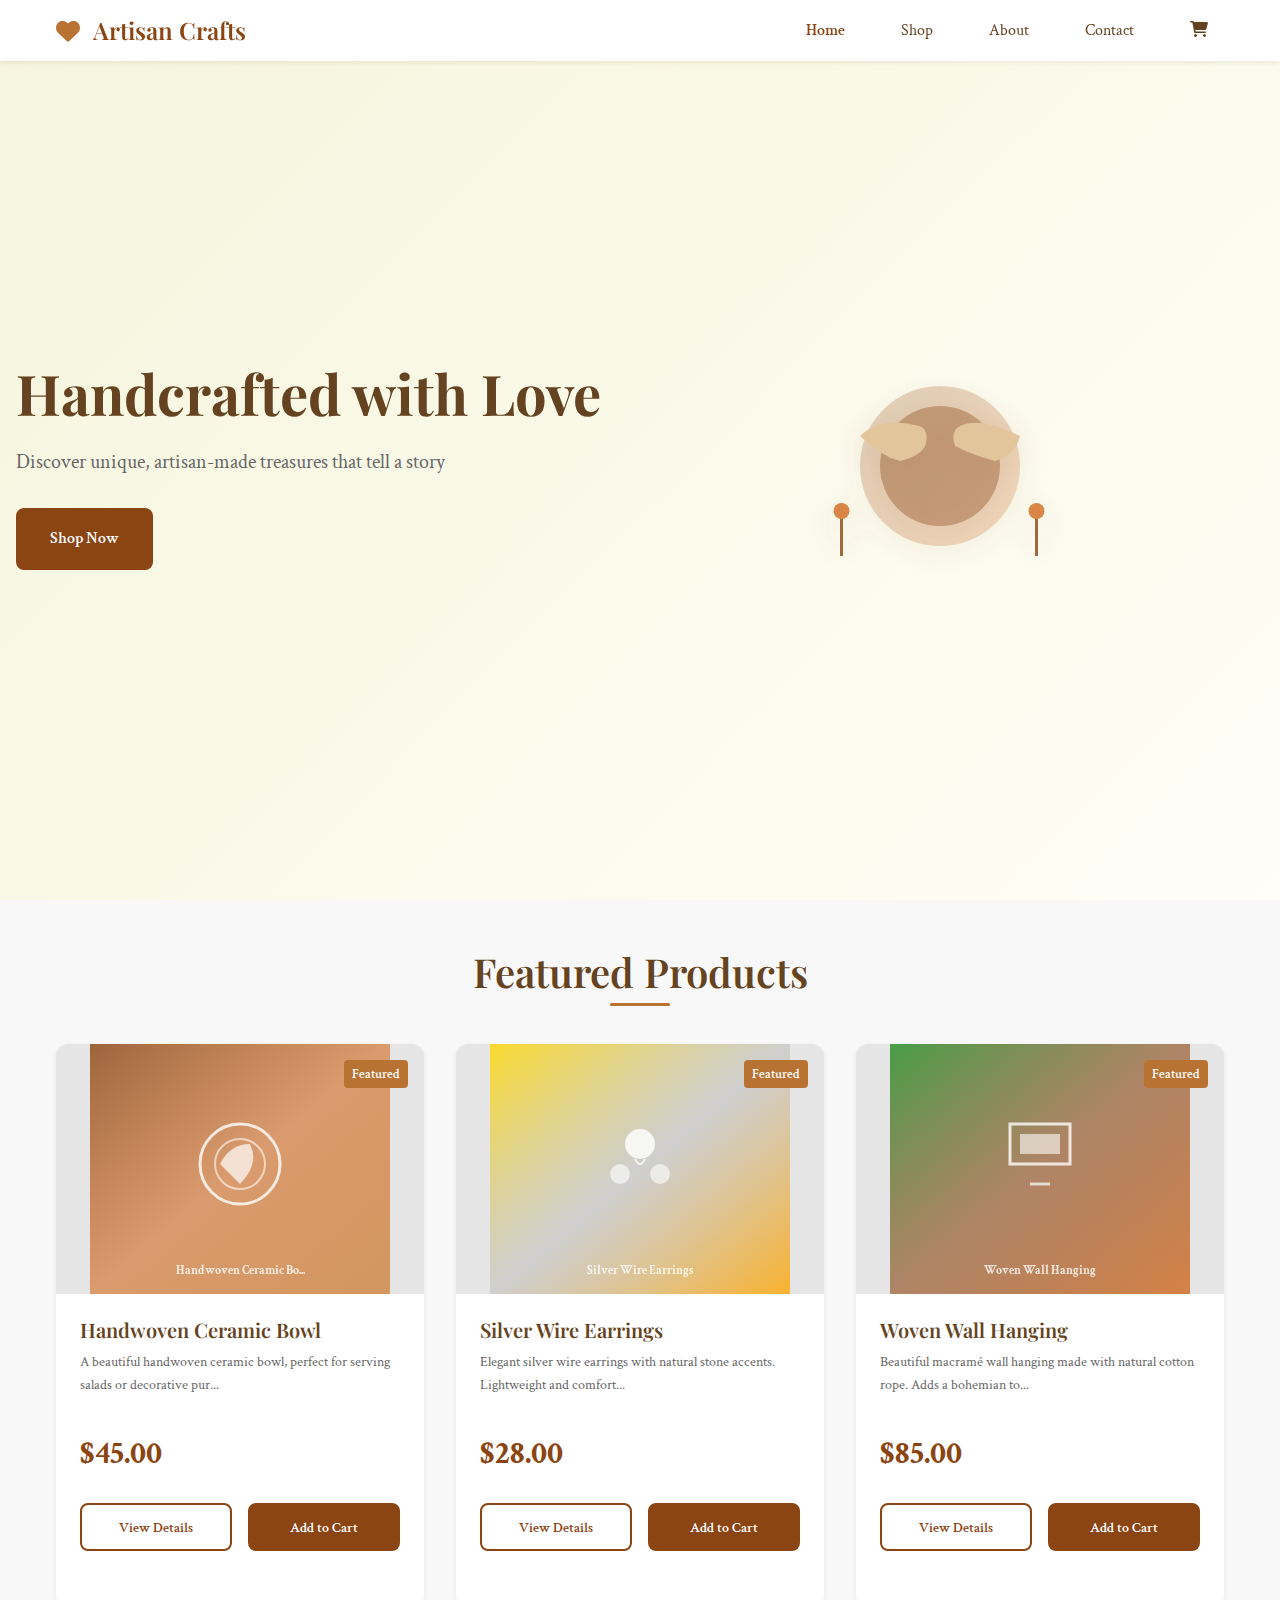
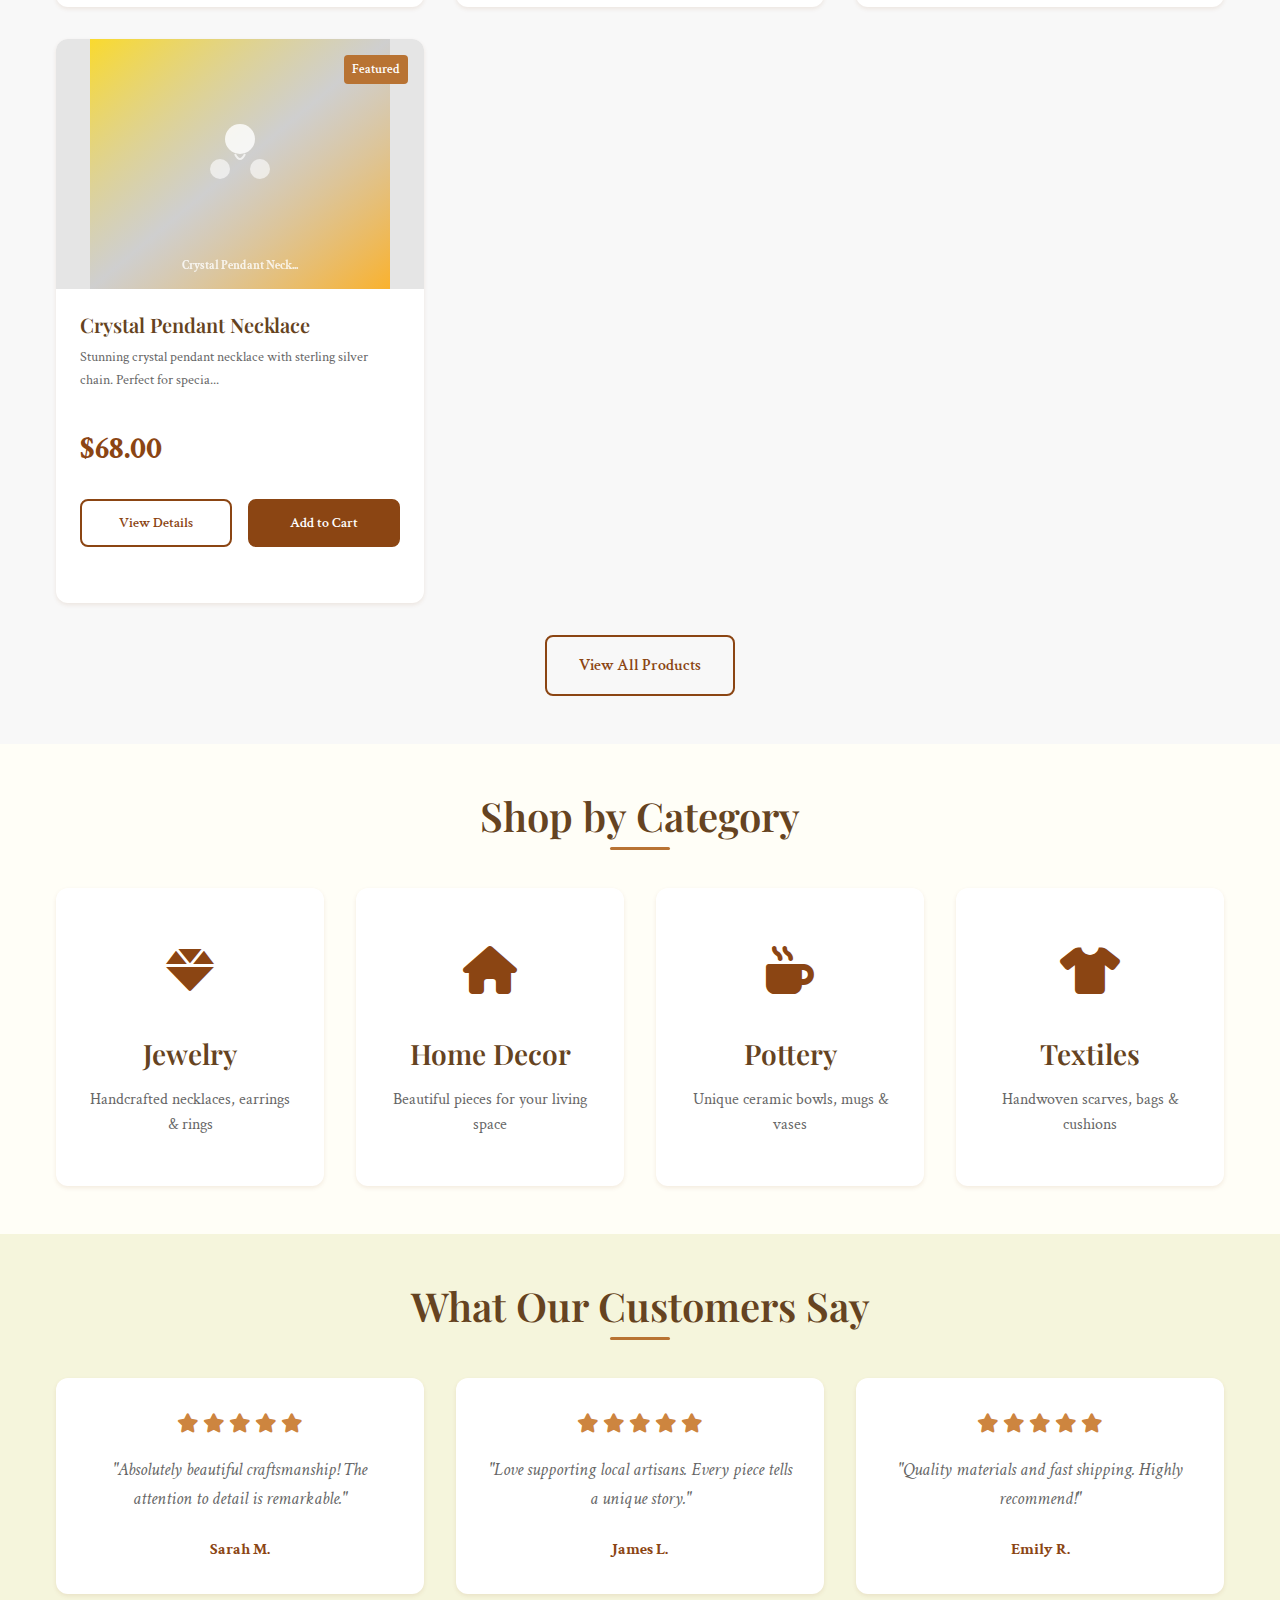
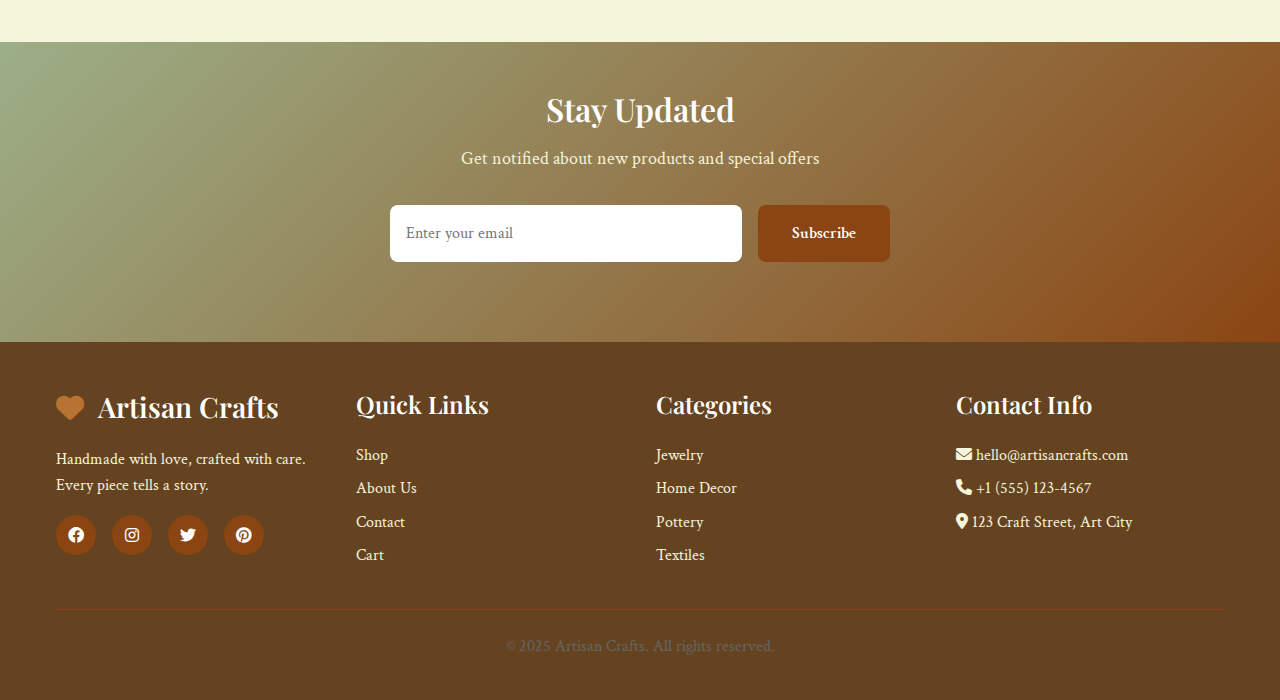
<file: index.html>
<!DOCTYPE html>
<html lang="en">
<head>
    <meta charset="UTF-8">
    <meta name="viewport" content="width=device-width, initial-scale=1.0">
    <title>Artisan Crafts - Handmade with Love</title>
    <meta name="description" content="Discover unique handmade crafts, jewelry, and home decor items crafted with love and attention to detail.">
    <link rel="stylesheet" href="style.css">
    <link href="https://cdnjs.cloudflare.com/ajax/libs/font-awesome/6.0.0/css/all.min.css" rel="stylesheet">
    <link href="https://fonts.googleapis.com/css2?family=Crimson+Text:wght@400;600&family=Playfair+Display:wght@400;700&display=swap" rel="stylesheet">
</head>
<body>
    <!-- Navigation -->
    <nav class="navbar">
        <div class="nav-container">
            <div class="nav-logo">
                <h2><i class="fas fa-heart"></i> Artisan Crafts</h2>
            </div>
            <ul class="nav-menu">
                <li><a href="index.html" class="nav-link active">Home</a></li>
                <li><a href="shop.html" class="nav-link">Shop</a></li>
                <li><a href="about.html" class="nav-link">About</a></li>
                <li><a href="contact.html" class="nav-link">Contact</a></li>
                <li><a href="cart.html" class="nav-link cart-link">
                    <i class="fas fa-shopping-cart"></i>
                    <span class="cart-count">0</span>
                </a></li>
            </ul>
            <div class="hamburger">
                <span class="bar"></span>
                <span class="bar"></span>
                <span class="bar"></span>
            </div>
        </div>
    </nav>

    <!-- Hero Section -->
    <section class="hero">
        <div class="hero-content">
            <h1 class="hero-title">Handcrafted with Love</h1>
            <p class="hero-subtitle">Discover unique, artisan-made treasures that tell a story</p>
            <a href="shop.html" class="btn btn-primary">Shop Now</a>
        </div>
        <div class="hero-image">
            <svg width="400" height="300" viewBox="0 0 400 300" xmlns="http://www.w3.org/2000/svg">
                <defs>
                    <linearGradient id="craftGradient" x1="0%" y1="0%" x2="100%" y2="100%">
                        <stop offset="0%" style="stop-color:#8B4513;stop-opacity:1" />
                        <stop offset="100%" style="stop-color:#D2691E;stop-opacity:1" />
                    </linearGradient>
                </defs>
                <!-- Pottery wheel -->
                <circle cx="200" cy="150" r="80" fill="url(#craftGradient)" opacity="0.3"/>
                <circle cx="200" cy="150" r="60" fill="#8B4513" opacity="0.5"/>
                <!-- Hands crafting -->
                <path d="M120 120 Q140 100 180 110 Q190 115 185 130 Q180 140 160 145 Q140 140 120 120" fill="#DEB887"/>
                <path d="M220 110 Q240 100 280 120 Q275 140 255 145 Q235 140 215 130 Q210 115 220 110" fill="#DEB887"/>
                <!-- Craft tools -->
                <rect x="100" y="200" width="3" height="40" fill="#8B4513"/>
                <circle cx="101.5" cy="195" r="8" fill="#D2691E"/>
                <rect x="295" y="200" width="3" height="40" fill="#8B4513"/>
                <circle cx="296.5" cy="195" r="8" fill="#D2691E"/>
            </svg>
        </div>
    </section>

    <!-- Featured Products -->
    <section class="featured-products">
        <div class="container">
            <h2 class="section-title">Featured Products</h2>
            <div class="products-grid" id="featured-products">
                <!-- Products will be loaded by JavaScript -->
            </div>
            <div class="text-center">
                <a href="shop.html" class="btn btn-outline">View All Products</a>
            </div>
        </div>
    </section>

    <!-- Categories -->
    <section class="categories">
        <div class="container">
            <h2 class="section-title">Shop by Category</h2>
            <div class="categories-grid">
                <div class="category-card" data-category="jewelry">
                    <div class="category-icon">
                        <i class="fas fa-gem"></i>
                    </div>
                    <h3>Jewelry</h3>
                    <p>Handcrafted necklaces, earrings & rings</p>
                </div>
                <div class="category-card" data-category="home-decor">
                    <div class="category-icon">
                        <i class="fas fa-home"></i>
                    </div>
                    <h3>Home Decor</h3>
                    <p>Beautiful pieces for your living space</p>
                </div>
                <div class="category-card" data-category="pottery">
                    <div class="category-icon">
                        <i class="fas fa-mug-hot"></i>
                    </div>
                    <h3>Pottery</h3>
                    <p>Unique ceramic bowls, mugs & vases</p>
                </div>
                <div class="category-card" data-category="textiles">
                    <div class="category-icon">
                        <i class="fas fa-tshirt"></i>
                    </div>
                    <h3>Textiles</h3>
                    <p>Handwoven scarves, bags & cushions</p>
                </div>
            </div>
        </div>
    </section>

    <!-- Testimonials -->
    <section class="testimonials">
        <div class="container">
            <h2 class="section-title">What Our Customers Say</h2>
            <div class="testimonials-grid">
                <div class="testimonial-card">
                    <div class="stars">
                        <i class="fas fa-star"></i>
                        <i class="fas fa-star"></i>
                        <i class="fas fa-star"></i>
                        <i class="fas fa-star"></i>
                        <i class="fas fa-star"></i>
                    </div>
                    <p>"Absolutely beautiful craftsmanship! The attention to detail is remarkable."</p>
                    <div class="customer">
                        <strong>Sarah M.</strong>
                    </div>
                </div>
                <div class="testimonial-card">
                    <div class="stars">
                        <i class="fas fa-star"></i>
                        <i class="fas fa-star"></i>
                        <i class="fas fa-star"></i>
                        <i class="fas fa-star"></i>
                        <i class="fas fa-star"></i>
                    </div>
                    <p>"Love supporting local artisans. Every piece tells a unique story."</p>
                    <div class="customer">
                        <strong>James L.</strong>
                    </div>
                </div>
                <div class="testimonial-card">
                    <div class="stars">
                        <i class="fas fa-star"></i>
                        <i class="fas fa-star"></i>
                        <i class="fas fa-star"></i>
                        <i class="fas fa-star"></i>
                        <i class="fas fa-star"></i>
                    </div>
                    <p>"Quality materials and fast shipping. Highly recommend!"</p>
                    <div class="customer">
                        <strong>Emily R.</strong>
                    </div>
                </div>
            </div>
        </div>
    </section>

    <!-- Newsletter -->
    <section class="newsletter">
        <div class="container">
            <div class="newsletter-content">
                <h2>Stay Updated</h2>
                <p>Get notified about new products and special offers</p>
                <form class="newsletter-form" id="newsletter-form">
                    <input type="email" placeholder="Enter your email" required>
                    <button type="submit" class="btn btn-primary">Subscribe</button>
                </form>
                <div class="newsletter-message" id="newsletter-message"></div>
            </div>
        </div>
    </section>

    <!-- Footer -->
    <footer class="footer">
        <div class="container">
            <div class="footer-content">
                <div class="footer-section">
                    <h3><i class="fas fa-heart"></i> Artisan Crafts</h3>
                    <p>Handmade with love, crafted with care. Every piece tells a story.</p>
                    <div class="social-links">
                        <a href="#"><i class="fab fa-facebook"></i></a>
                        <a href="#"><i class="fab fa-instagram"></i></a>
                        <a href="#"><i class="fab fa-twitter"></i></a>
                        <a href="#"><i class="fab fa-pinterest"></i></a>
                    </div>
                </div>
                <div class="footer-section">
                    <h4>Quick Links</h4>
                    <ul>
                        <li><a href="shop.html">Shop</a></li>
                        <li><a href="about.html">About Us</a></li>
                        <li><a href="contact.html">Contact</a></li>
                        <li><a href="cart.html">Cart</a></li>
                    </ul>
                </div>
                <div class="footer-section">
                    <h4>Categories</h4>
                    <ul>
                        <li><a href="shop.html?category=jewelry">Jewelry</a></li>
                        <li><a href="shop.html?category=home-decor">Home Decor</a></li>
                        <li><a href="shop.html?category=pottery">Pottery</a></li>
                        <li><a href="shop.html?category=textiles">Textiles</a></li>
                    </ul>
                </div>
                <div class="footer-section">
                    <h4>Contact Info</h4>
                    <p><i class="fas fa-envelope"></i> hello@artisancrafts.com</p>
                    <p><i class="fas fa-phone"></i> +1 (555) 123-4567</p>
                    <p><i class="fas fa-map-marker-alt"></i> 123 Craft Street, Art City</p>
                </div>
            </div>
            <div class="footer-bottom">
                <p>&copy; 2025 Artisan Crafts. All rights reserved.</p>
            </div>
        </div>
    </footer>

    <script src="js/app.js"></script>
    <script src="js/cart.js"></script>
</body>
</html>
</file>
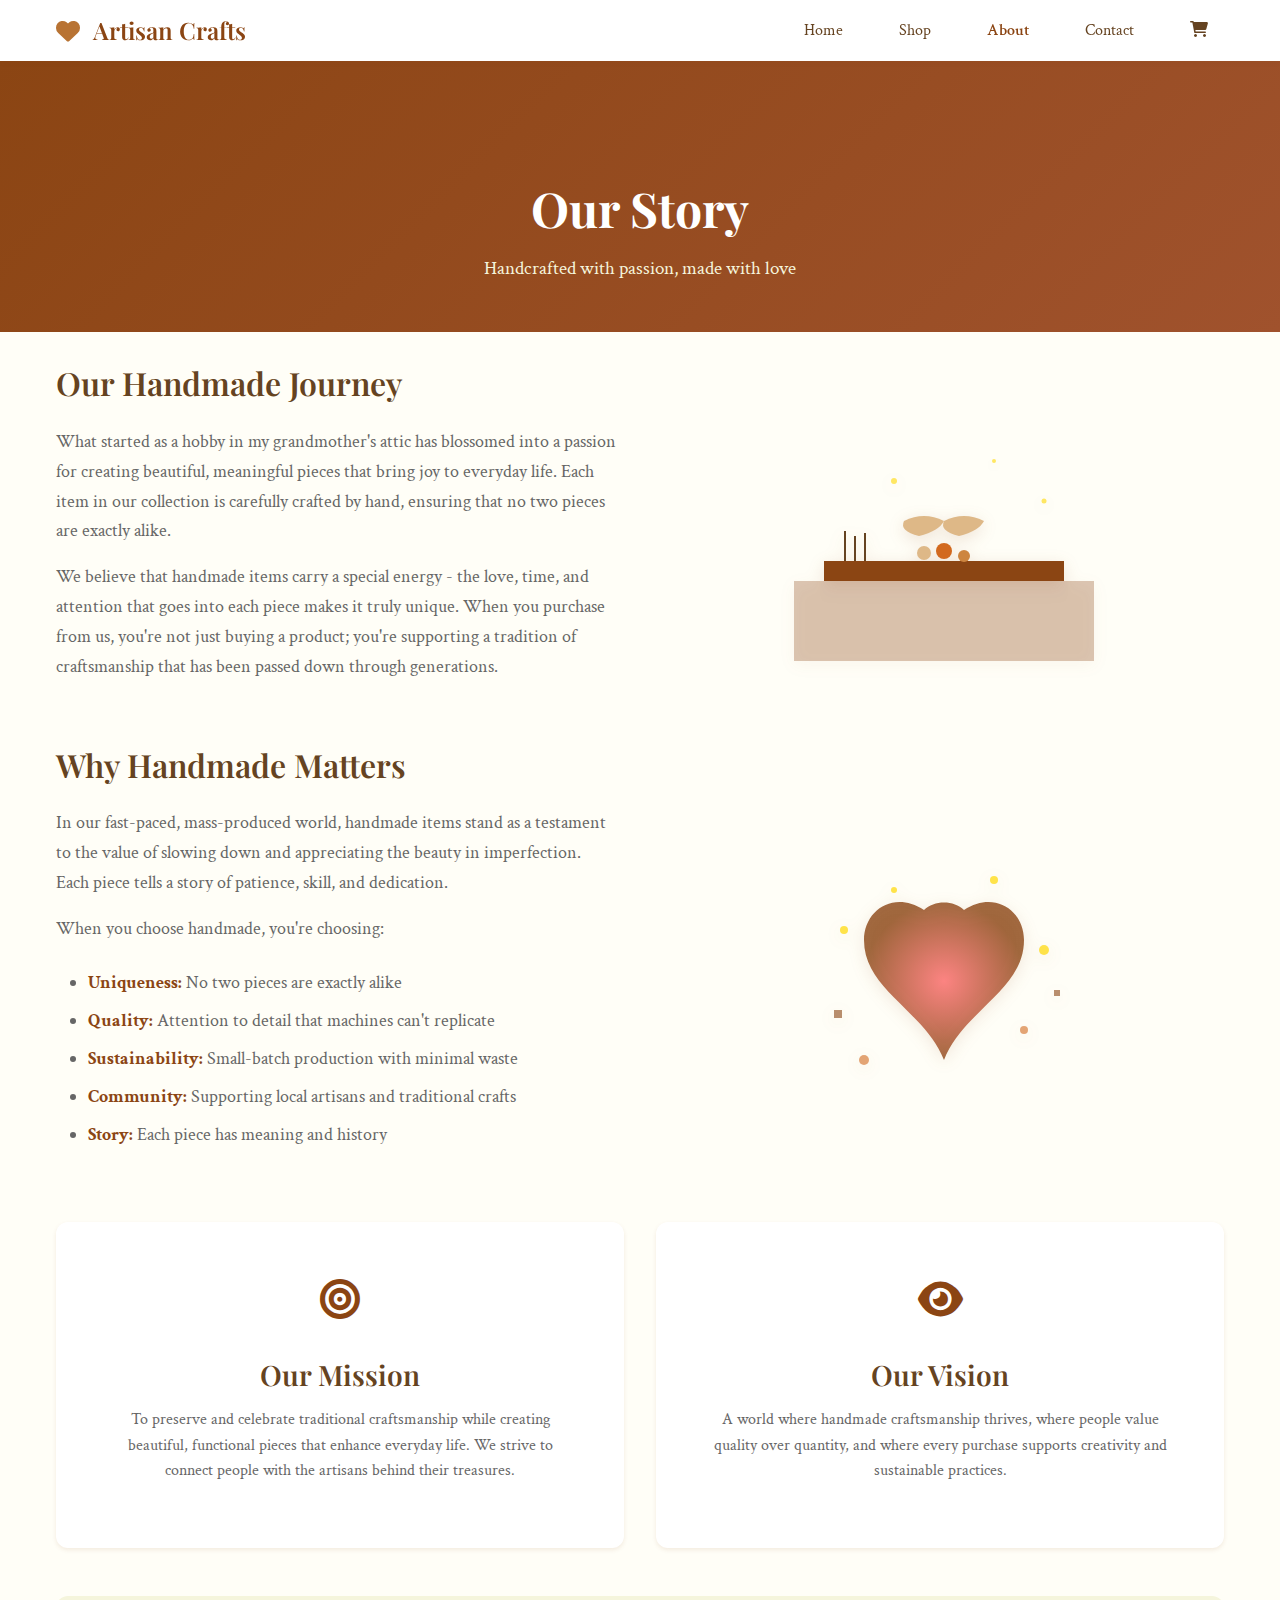
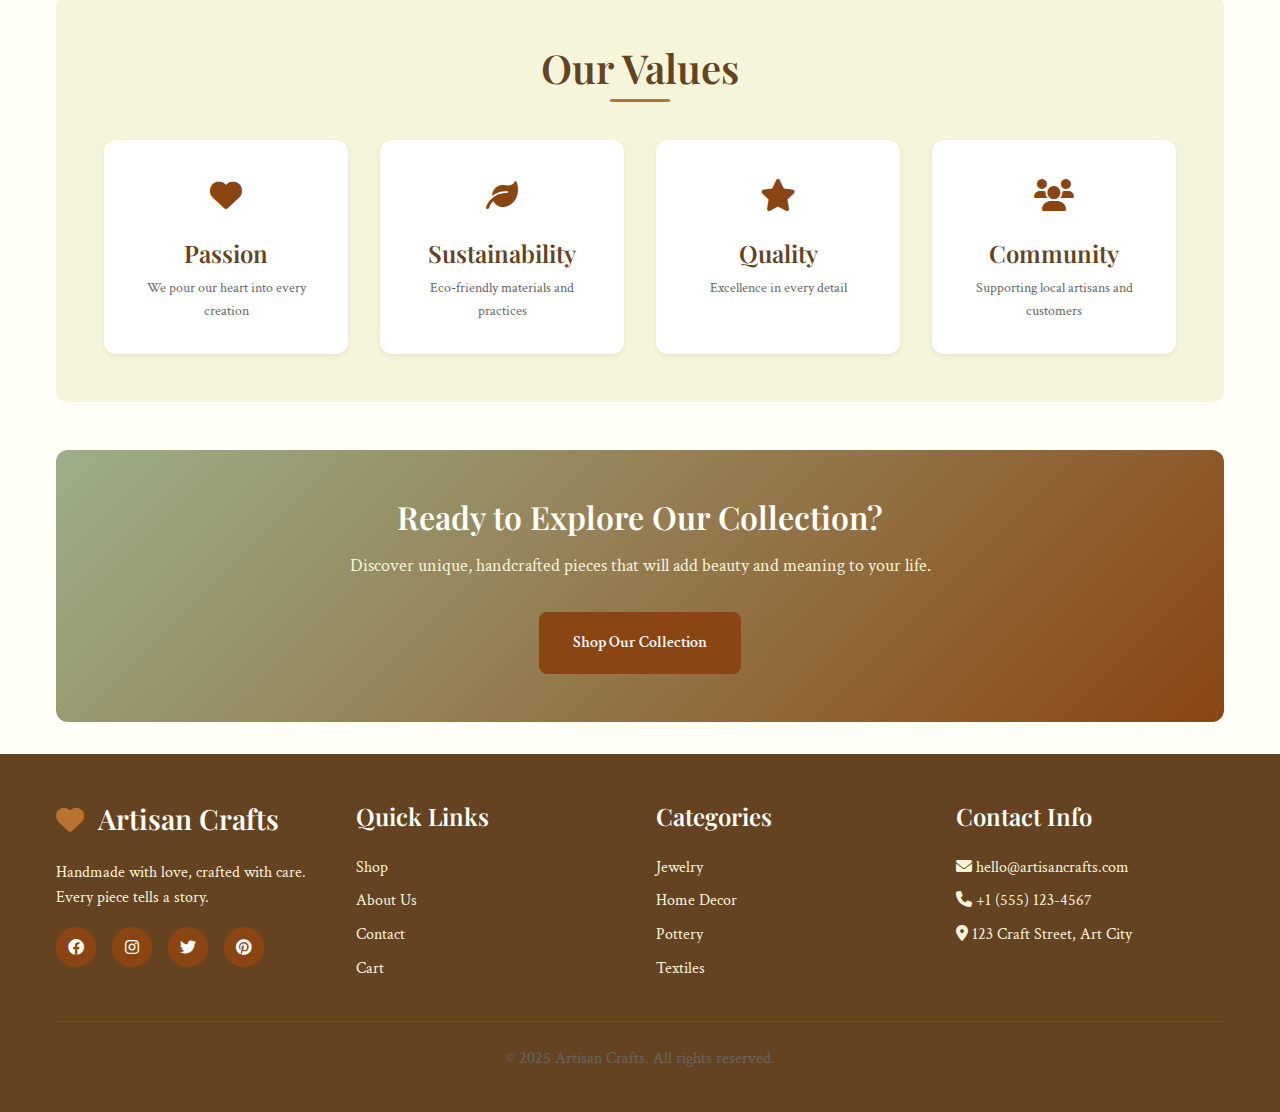
<file: about.html>
<!DOCTYPE html>
<html lang="en">
<head>
    <meta charset="UTF-8">
    <meta name="viewport" content="width=device-width, initial-scale=1.0">
    <title>About Us - Artisan Crafts</title>
    <meta name="description" content="Learn about our handmade journey and why handcrafted items matter.">
    <link rel="stylesheet" href="style.css">
    <link href="https://cdnjs.cloudflare.com/ajax/libs/font-awesome/6.0.0/css/all.min.css" rel="stylesheet">
    <link href="https://fonts.googleapis.com/css2?family=Crimson+Text:wght@400;600&family=Playfair+Display:wght@400;700&display=swap" rel="stylesheet">
</head>
<body>
    <!-- Navigation -->
    <nav class="navbar">
        <div class="nav-container">
            <div class="nav-logo">
                <h2><i class="fas fa-heart"></i> Artisan Crafts</h2>
            </div>
            <ul class="nav-menu">
                <li><a href="index.html" class="nav-link">Home</a></li>
                <li><a href="shop.html" class="nav-link">Shop</a></li>
                <li><a href="about.html" class="nav-link active">About</a></li>
                <li><a href="contact.html" class="nav-link">Contact</a></li>
                <li><a href="cart.html" class="nav-link cart-link">
                    <i class="fas fa-shopping-cart"></i>
                    <span class="cart-count">0</span>
                </a></li>
            </ul>
            <div class="hamburger">
                <span class="bar"></span>
                <span class="bar"></span>
                <span class="bar"></span>
            </div>
        </div>
    </nav>

    <!-- Page Header -->
    <section class="page-header">
        <div class="container">
            <h1>Our Story</h1>
            <p>Handcrafted with passion, made with love</p>
        </div>
    </section>

    <!-- About Content -->
    <section class="about-content">
        <div class="container">
            <!-- Our Journey -->
            <div class="about-section">
                <div class="about-text">
                    <h2>Our Handmade Journey</h2>
                    <p>What started as a hobby in my grandmother's attic has blossomed into a passion for creating beautiful, meaningful pieces that bring joy to everyday life. Each item in our collection is carefully crafted by hand, ensuring that no two pieces are exactly alike.</p>
                    <p>We believe that handmade items carry a special energy - the love, time, and attention that goes into each piece makes it truly unique. When you purchase from us, you're not just buying a product; you're supporting a tradition of craftsmanship that has been passed down through generations.</p>
                </div>
                <div class="about-image">
                    <svg width="400" height="300" viewBox="0 0 400 300" xmlns="http://www.w3.org/2000/svg">
                        <defs>
                            <linearGradient id="workshopGradient" x1="0%" y1="0%" x2="100%" y2="100%">
                                <stop offset="0%" style="stop-color:#8B4513;stop-opacity:0.8" />
                                <stop offset="100%" style="stop-color:#D2691E;stop-opacity:0.8" />
                            </linearGradient>
                        </defs>
                        <!-- Workshop scene -->
                        <rect x="50" y="200" width="300" height="80" fill="#8B4513" opacity="0.3"/>
                        <!-- Workbench -->
                        <rect x="80" y="180" width="240" height="20" fill="#8B4513"/>
                        <!-- Tools -->
                        <rect x="100" y="150" width="2" height="30" fill="#654321"/>
                        <rect x="110" y="155" width="2" height="25" fill="#654321"/>
                        <rect x="120" y="152" width="2" height="28" fill="#654321"/>
                        <!-- Crafted items -->
                        <circle cx="200" cy="170" r="8" fill="#D2691E"/>
                        <circle cx="220" cy="175" r="6" fill="#CD853F"/>
                        <circle cx="180" cy="172" r="7" fill="#DEB887"/>
                        <!-- Hands working -->
                        <path d="M160 140 Q180 130 200 140 Q195 150 175 155 Q155 150 160 140" fill="#DEB887"/>
                        <path d="M200 140 Q220 130 240 140 Q235 150 215 155 Q195 150 200 140" fill="#DEB887"/>
                        <!-- Workshop atmosphere -->
                        <circle cx="150" cy="100" r="3" fill="#FFD700" opacity="0.6"/>
                        <circle cx="250" cy="80" r="2" fill="#FFD700" opacity="0.6"/>
                        <circle cx="300" cy="120" r="2.5" fill="#FFD700" opacity="0.6"/>
                    </svg>
                </div>
            </div>

            <!-- Why Handmade -->
            <div class="about-section reverse">
                <div class="about-image">
                    <svg width="400" height="300" viewBox="0 0 400 300" xmlns="http://www.w3.org/2000/svg">
                        <defs>
                            <radialGradient id="heartGradient" cx="50%" cy="50%" r="50%">
                                <stop offset="0%" style="stop-color:#FF6B6B;stop-opacity:0.8" />
                                <stop offset="100%" style="stop-color:#8B4513;stop-opacity:0.8" />
                            </radialGradient>
                        </defs>
                        <!-- Heart shape representing love in crafting -->
                        <path d="M200 250 C180 200, 120 180, 120 130 C120 100, 150 80, 180 100 C190 90, 210 90, 220 100 C250 80, 280 100, 280 130 C280 180, 220 200, 200 250 Z" fill="url(#heartGradient)"/>
                        <!-- Decorative elements around the heart -->
                        <circle cx="100" cy="120" r="4" fill="#FFD700" opacity="0.7"/>
                        <circle cx="300" cy="140" r="5" fill="#FFD700" opacity="0.7"/>
                        <circle cx="150" cy="80" r="3" fill="#FFD700" opacity="0.7"/>
                        <circle cx="250" cy="70" r="4" fill="#FFD700" opacity="0.7"/>
                        <!-- Small craft elements -->
                        <rect x="90" y="200" width="8" height="8" fill="#8B4513" opacity="0.6"/>
                        <rect x="310" y="180" width="6" height="6" fill="#8B4513" opacity="0.6"/>
                        <circle cx="120" cy="250" r="5" fill="#D2691E" opacity="0.6"/>
                        <circle cx="280" cy="220" r="4" fill="#D2691E" opacity="0.6"/>
                    </svg>
                </div>
                <div class="about-text">
                    <h2>Why Handmade Matters</h2>
                    <p>In our fast-paced, mass-produced world, handmade items stand as a testament to the value of slowing down and appreciating the beauty in imperfection. Each piece tells a story of patience, skill, and dedication.</p>
                    <p>When you choose handmade, you're choosing:</p>
                    <ul>
                        <li><strong>Uniqueness:</strong> No two pieces are exactly alike</li>
                        <li><strong>Quality:</strong> Attention to detail that machines can't replicate</li>
                        <li><strong>Sustainability:</strong> Small-batch production with minimal waste</li>
                        <li><strong>Community:</strong> Supporting local artisans and traditional crafts</li>
                        <li><strong>Story:</strong> Each piece has meaning and history</li>
                    </ul>
                </div>
            </div>

            <!-- Mission & Vision -->
            <div class="mission-vision">
                <div class="mission-vision-grid">
                    <div class="mission-card">
                        <div class="card-icon">
                            <i class="fas fa-bullseye"></i>
                        </div>
                        <h3>Our Mission</h3>
                        <p>To preserve and celebrate traditional craftsmanship while creating beautiful, functional pieces that enhance everyday life. We strive to connect people with the artisans behind their treasures.</p>
                    </div>
                    <div class="mission-card">
                        <div class="card-icon">
                            <i class="fas fa-eye"></i>
                        </div>
                        <h3>Our Vision</h3>
                        <p>A world where handmade craftsmanship thrives, where people value quality over quantity, and where every purchase supports creativity and sustainable practices.</p>
                    </div>
                </div>
            </div>

            <!-- Values -->
            <div class="values-section">
                <h2 class="section-title">Our Values</h2>
                <div class="values-grid">
                    <div class="value-card">
                        <div class="value-icon">
                            <i class="fas fa-heart"></i>
                        </div>
                        <h4>Passion</h4>
                        <p>We pour our heart into every creation</p>
                    </div>
                    <div class="value-card">
                        <div class="value-icon">
                            <i class="fas fa-leaf"></i>
                        </div>
                        <h4>Sustainability</h4>
                        <p>Eco-friendly materials and practices</p>
                    </div>
                    <div class="value-card">
                        <div class="value-icon">
                            <i class="fas fa-star"></i>
                        </div>
                        <h4>Quality</h4>
                        <p>Excellence in every detail</p>
                    </div>
                    <div class="value-card">
                        <div class="value-icon">
                            <i class="fas fa-users"></i>
                        </div>
                        <h4>Community</h4>
                        <p>Supporting local artisans and customers</p>
                    </div>
                </div>
            </div>

            <!-- Call to Action -->
            <div class="about-cta">
                <h2>Ready to Explore Our Collection?</h2>
                <p>Discover unique, handcrafted pieces that will add beauty and meaning to your life.</p>
                <a href="shop.html" class="btn btn-primary">Shop Our Collection</a>
            </div>
        </div>
    </section>

    <!-- Footer -->
    <footer class="footer">
        <div class="container">
            <div class="footer-content">
                <div class="footer-section">
                    <h3><i class="fas fa-heart"></i> Artisan Crafts</h3>
                    <p>Handmade with love, crafted with care. Every piece tells a story.</p>
                    <div class="social-links">
                        <a href="#"><i class="fab fa-facebook"></i></a>
                        <a href="#"><i class="fab fa-instagram"></i></a>
                        <a href="#"><i class="fab fa-twitter"></i></a>
                        <a href="#"><i class="fab fa-pinterest"></i></a>
                    </div>
                </div>
                <div class="footer-section">
                    <h4>Quick Links</h4>
                    <ul>
                        <li><a href="shop.html">Shop</a></li>
                        <li><a href="about.html">About Us</a></li>
                        <li><a href="contact.html">Contact</a></li>
                        <li><a href="cart.html">Cart</a></li>
                    </ul>
                </div>
                <div class="footer-section">
                    <h4>Categories</h4>
                    <ul>
                        <li><a href="shop.html?category=jewelry">Jewelry</a></li>
                        <li><a href="shop.html?category=home-decor">Home Decor</a></li>
                        <li><a href="shop.html?category=pottery">Pottery</a></li>
                        <li><a href="shop.html?category=textiles">Textiles</a></li>
                    </ul>
                </div>
                <div class="footer-section">
                    <h4>Contact Info</h4>
                    <p><i class="fas fa-envelope"></i> hello@artisancrafts.com</p>
                    <p><i class="fas fa-phone"></i> +1 (555) 123-4567</p>
                    <p><i class="fas fa-map-marker-alt"></i> 123 Craft Street, Art City</p>
                </div>
            </div>
            <div class="footer-bottom">
                <p>&copy; 2025 Artisan Crafts. All rights reserved.</p>
            </div>
        </div>
    </footer>

    <script src="js/app.js"></script>
    <script src="js/cart.js"></script>
</body>
</html>
</file>
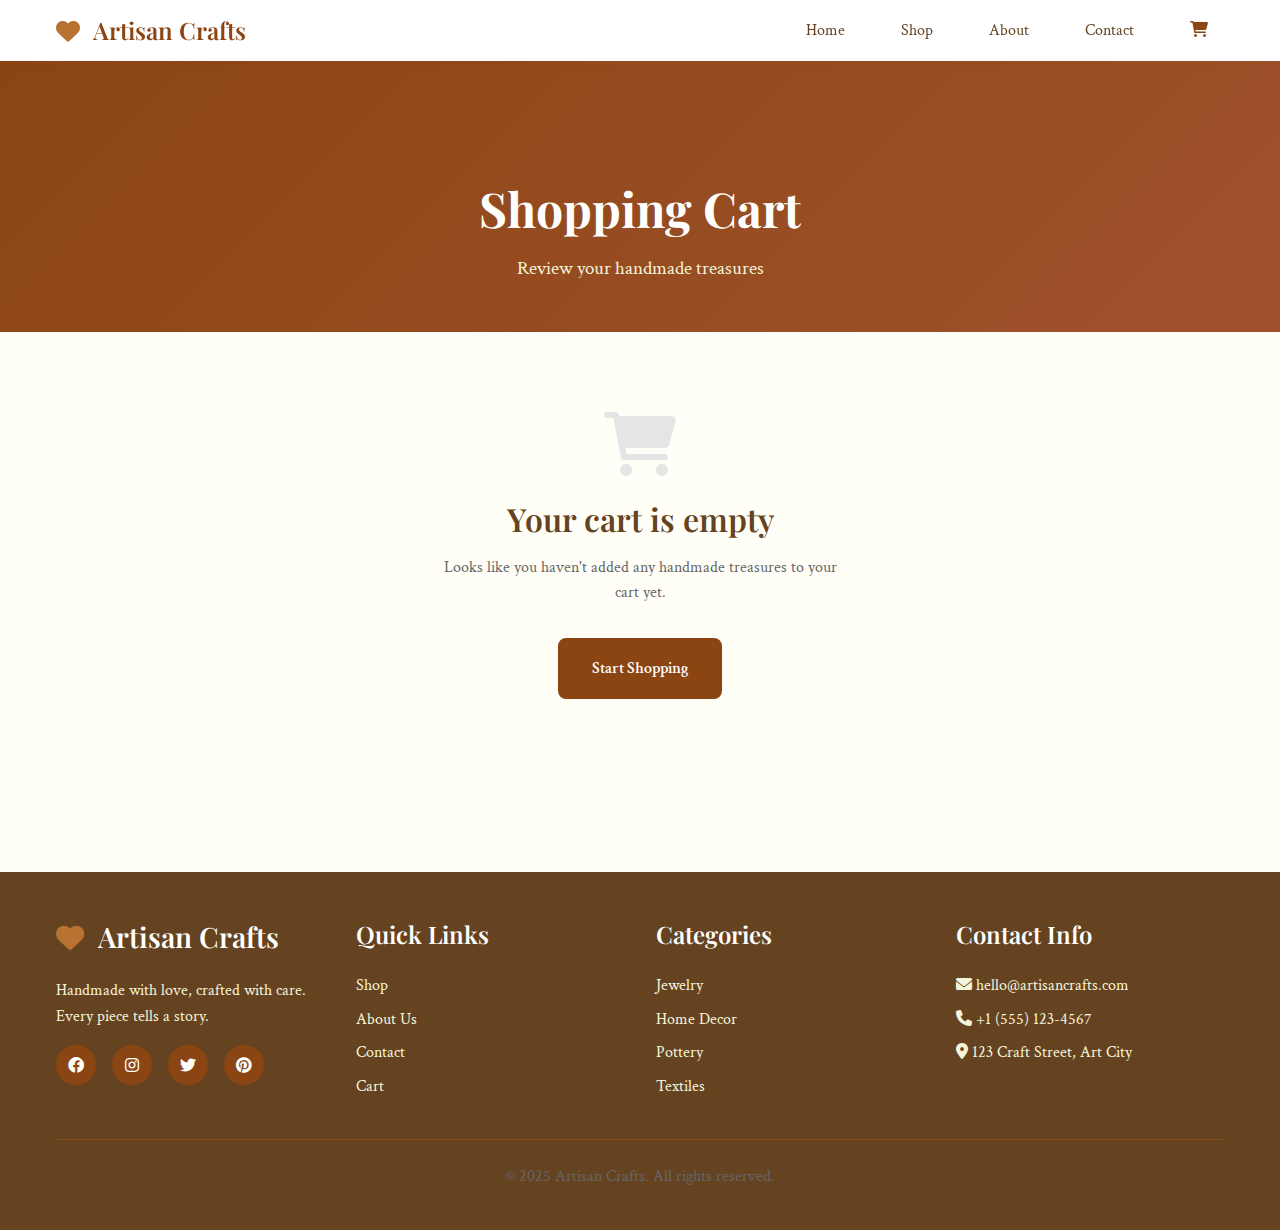
<file: cart.html>
<!DOCTYPE html>
<html lang="en">
<head>
    <meta charset="UTF-8">
    <meta name="viewport" content="width=device-width, initial-scale=1.0">
    <title>Shopping Cart - Artisan Crafts</title>
    <meta name="description" content="Review your handmade treasures and proceed to checkout.">
    <link rel="stylesheet" href="style.css">
    <link href="https://cdnjs.cloudflare.com/ajax/libs/font-awesome/6.0.0/css/all.min.css" rel="stylesheet">
    <link href="https://fonts.googleapis.com/css2?family=Crimson+Text:wght@400;600&family=Playfair+Display:wght@400;700&display=swap" rel="stylesheet">
</head>
<body>
    <!-- Navigation -->
    <nav class="navbar">
        <div class="nav-container">
            <div class="nav-logo">
                <h2><i class="fas fa-heart"></i> Artisan Crafts</h2>
            </div>
            <ul class="nav-menu">
                <li><a href="index.html" class="nav-link">Home</a></li>
                <li><a href="shop.html" class="nav-link">Shop</a></li>
                <li><a href="about.html" class="nav-link">About</a></li>
                <li><a href="contact.html" class="nav-link">Contact</a></li>
                <li><a href="cart.html" class="nav-link cart-link active">
                    <i class="fas fa-shopping-cart"></i>
                    <span class="cart-count">0</span>
                </a></li>
            </ul>
            <div class="hamburger">
                <span class="bar"></span>
                <span class="bar"></span>
                <span class="bar"></span>
            </div>
        </div>
    </nav>

    <!-- Page Header -->
    <section class="page-header">
        <div class="container">
            <h1>Shopping Cart</h1>
            <p>Review your handmade treasures</p>
        </div>
    </section>

    <!-- Cart Content -->
    <section class="cart-content">
        <div class="container">
            <!-- Empty Cart State -->
            <div class="empty-cart" id="empty-cart" style="display: none;">
                <div class="empty-cart-content">
                    <i class="fas fa-shopping-cart"></i>
                    <h2>Your cart is empty</h2>
                    <p>Looks like you haven't added any handmade treasures to your cart yet.</p>
                    <a href="shop.html" class="btn btn-primary">Start Shopping</a>
                </div>
            </div>

            <!-- Cart Items -->
            <div class="cart-layout" id="cart-layout">
                <div class="cart-items-section">
                    <div class="cart-header">
                        <h2>Cart Items</h2>
                        <button class="clear-cart-btn" id="clear-cart">
                            <i class="fas fa-trash"></i> Clear Cart
                        </button>
                    </div>

                    <div class="cart-items" id="cart-items">
                        <!-- Cart items will be loaded by JavaScript -->
                    </div>
                </div>

                <!-- Order Summary -->
                <div class="order-summary-section">
                    <div class="order-summary">
                        <h3>Order Summary</h3>
                        
                        <div class="summary-row">
                            <span>Subtotal:</span>
                            <span id="subtotal">$0.00</span>
                        </div>
                        
                        <div class="summary-row">
                            <span>Shipping:</span>
                            <span id="shipping">$0.00</span>
                        </div>
                        
                        <div class="summary-row">
                            <span>Tax:</span>
                            <span id="tax">$0.00</span>
                        </div>
                        
                        <div class="summary-divider"></div>
                        
                        <div class="summary-row total">
                            <span>Total:</span>
                            <span id="total">$0.00</span>
                        </div>

                        <!-- Shipping Options -->
                        <div class="shipping-options">
                            <h4>Shipping Options</h4>
                            <label class="shipping-option">
                                <input type="radio" name="shipping" value="standard" checked>
                                <span>Standard Shipping (5-7 days) - Free</span>
                            </label>
                            <label class="shipping-option">
                                <input type="radio" name="shipping" value="express">
                                <span>Express Shipping (2-3 days) - $9.99</span>
                            </label>
                            <label class="shipping-option">
                                <input type="radio" name="shipping" value="overnight">
                                <span>Overnight Shipping - $24.99</span>
                            </label>
                        </div>

                        <!-- Promo Code -->
                        <div class="promo-code-section">
                            <input type="text" id="promo-code" placeholder="Enter promo code">
                            <button class="btn btn-outline" id="apply-promo">Apply</button>
                        </div>
                        <div class="promo-message" id="promo-message"></div>

                        <!-- Checkout Button -->
                        <button class="btn btn-primary checkout-btn" id="checkout-btn">
                            Proceed to Checkout
                        </button>

                        <div class="secure-checkout">
                            <i class="fas fa-lock"></i>
                            <span>Secure checkout with SSL encryption</span>
                        </div>
                    </div>
                </div>
            </div>
        </div>
    </section>

    <!-- Checkout Modal -->
    <div class="modal" id="checkout-modal">
        <div class="modal-content checkout-modal">
            <span class="modal-close">&times;</span>
            <div class="checkout-content">
                <h2>Checkout</h2>
                
                <div class="checkout-steps">
                    <div class="step active" data-step="1">
                        <span class="step-number">1</span>
                        <span>Shipping</span>
                    </div>
                    <div class="step" data-step="2">
                        <span class="step-number">2</span>
                        <span>Payment</span>
                    </div>
                    <div class="step" data-step="3">
                        <span class="step-number">3</span>
                        <span>Confirmation</span>
                    </div>
                </div>

                <!-- Step 1: Shipping Information -->
                <div class="checkout-step" id="step-1">
                    <h3>Shipping Information</h3>
                    <form class="checkout-form" id="shipping-form">
                        <div class="form-row">
                            <div class="form-group">
                                <label for="first-name">First Name *</label>
                                <input type="text" id="first-name" required>
                            </div>
                            <div class="form-group">
                                <label for="last-name">Last Name *</label>
                                <input type="text" id="last-name" required>
                            </div>
                        </div>
                        
                        <div class="form-group">
                            <label for="address">Street Address *</label>
                            <input type="text" id="address" required>
                        </div>
                        
                        <div class="form-group">
                            <label for="address2">Apartment, suite, etc. (optional)</label>
                            <input type="text" id="address2">
                        </div>
                        
                        <div class="form-row">
                            <div class="form-group">
                                <label for="city">City *</label>
                                <input type="text" id="city" required>
                            </div>
                            <div class="form-group">
                                <label for="state">State *</label>
                                <input type="text" id="state" required>
                            </div>
                            <div class="form-group">
                                <label for="zip">ZIP Code *</label>
                                <input type="text" id="zip" required>
                            </div>
                        </div>
                        
                        <div class="form-group">
                            <label for="phone">Phone Number *</label>
                            <input type="tel" id="phone" required>
                        </div>
                        
                        <div class="form-group">
                            <label for="email">Email Address *</label>
                            <input type="email" id="email" required>
                        </div>
                        
                        <button type="button" class="btn btn-primary" onclick="nextStep(2)">
                            Continue to Payment
                        </button>
                    </form>
                </div>

                <!-- Step 2: Payment Information -->
                <div class="checkout-step" id="step-2" style="display: none;">
                    <h3>Payment Method</h3>
                    
                    <div class="payment-methods">
                        <label class="payment-method">
                            <input type="radio" name="payment" value="upi" checked>
                            <span class="payment-icon"><i class="fas fa-mobile-alt"></i></span>
                            <span>UPI Payment</span>
                        </label>
                        <label class="payment-method">
                            <input type="radio" name="payment" value="card">
                            <span class="payment-icon"><i class="fas fa-credit-card"></i></span>
                            <span>Credit/Debit Card</span>
                        </label>
                        <label class="payment-method">
                            <input type="radio" name="payment" value="paypal">
                            <span class="payment-icon"><i class="fab fa-paypal"></i></span>
                            <span>PayPal</span>
                        </label>
                    </div>

                    <!-- UPI Payment -->
                    <div class="payment-details" id="upi-payment">
                        <div class="upi-qr-section">
                            <h4>Scan QR Code to Pay</h4>
                            <div class="qr-code">
                                <svg width="200" height="200" viewBox="0 0 200 200" xmlns="http://www.w3.org/2000/svg">
                                    <!-- QR Code Pattern -->
                                    <rect width="200" height="200" fill="white" stroke="#000" stroke-width="2"/>
                                    <!-- Corner markers -->
                                    <rect x="10" y="10" width="30" height="30" fill="black"/>
                                    <rect x="160" y="10" width="30" height="30" fill="black"/>
                                    <rect x="10" y="160" width="30" height="30" fill="black"/>
                                    <!-- Data pattern simulation -->
                                    <rect x="50" y="20" width="5" height="5" fill="black"/>
                                    <rect x="60" y="20" width="5" height="5" fill="black"/>
                                    <rect x="80" y="20" width="5" height="5" fill="black"/>
                                    <rect x="100" y="20" width="5" height="5" fill="black"/>
                                    <rect x="120" y="20" width="5" height="5" fill="black"/>
                                    <!-- More pattern elements -->
                                    <rect x="20" y="50" width="5" height="5" fill="black"/>
                                    <rect x="30" y="60" width="5" height="5" fill="black"/>
                                    <rect x="50" y="70" width="5" height="5" fill="black"/>
                                    <rect x="70" y="80" width="5" height="5" fill="black"/>
                                    <rect x="90" y="90" width="5" height="5" fill="black"/>
                                    <rect x="110" y="100" width="5" height="5" fill="black"/>
                                    <rect x="130" y="110" width="5" height="5" fill="black"/>
                                    <rect x="150" y="120" width="5" height="5" fill="black"/>
                                    <rect x="170" y="130" width="5" height="5" fill="black"/>
                                    <!-- Center pattern -->
                                    <rect x="90" y="90" width="20" height="20" fill="black"/>
                                    <rect x="95" y="95" width="10" height="10" fill="white"/>
                                </svg>
                            </div>
                            <p>Total Amount: <strong id="payment-total">$0.00</strong></p>
                            <p>UPI ID: <strong>artisancrafts@upi</strong></p>
                        </div>
                    </div>

                    <div class="payment-actions">
                        <button type="button" class="btn btn-outline" onclick="prevStep(1)">
                            Back to Shipping
                        </button>
                        <button type="button" class="btn btn-primary" onclick="completePayment()">
                            Complete Payment
                        </button>
                    </div>
                </div>

                <!-- Step 3: Confirmation -->
                <div class="checkout-step" id="step-3" style="display: none;">
                    <div class="order-confirmation">
                        <div class="success-icon">
                            <i class="fas fa-check-circle"></i>
                        </div>
                        <h3>Order Confirmed!</h3>
                        <p>Thank you for your purchase. We'll start crafting your order with love.</p>
                        
                        <div class="order-details">
                            <p><strong>Order Number:</strong> <span id="order-number"></span></p>
                            <p><strong>Email:</strong> A confirmation email has been sent to your address.</p>
                            <p><strong>Estimated Delivery:</strong> <span id="delivery-date"></span></p>
                        </div>
                        
                        <div class="confirmation-actions">
                            <a href="shop.html" class="btn btn-outline">Continue Shopping</a>
                            <a href="index.html" class="btn btn-primary">Back to Home</a>
                        </div>
                    </div>
                </div>
            </div>
        </div>
    </div>

    <!-- Footer -->
    <footer class="footer">
        <div class="container">
            <div class="footer-content">
                <div class="footer-section">
                    <h3><i class="fas fa-heart"></i> Artisan Crafts</h3>
                    <p>Handmade with love, crafted with care. Every piece tells a story.</p>
                    <div class="social-links">
                        <a href="#"><i class="fab fa-facebook"></i></a>
                        <a href="#"><i class="fab fa-instagram"></i></a>
                        <a href="#"><i class="fab fa-twitter"></i></a>
                        <a href="#"><i class="fab fa-pinterest"></i></a>
                    </div>
                </div>
                <div class="footer-section">
                    <h4>Quick Links</h4>
                    <ul>
                        <li><a href="shop.html">Shop</a></li>
                        <li><a href="about.html">About Us</a></li>
                        <li><a href="contact.html">Contact</a></li>
                        <li><a href="cart.html">Cart</a></li>
                    </ul>
                </div>
                <div class="footer-section">
                    <h4>Categories</h4>
                    <ul>
                        <li><a href="shop.html?category=jewelry">Jewelry</a></li>
                        <li><a href="shop.html?category=home-decor">Home Decor</a></li>
                        <li><a href="shop.html?category=pottery">Pottery</a></li>
                        <li><a href="shop.html?category=textiles">Textiles</a></li>
                    </ul>
                </div>
                <div class="footer-section">
                    <h4>Contact Info</h4>
                    <p><i class="fas fa-envelope"></i> hello@artisancrafts.com</p>
                    <p><i class="fas fa-phone"></i> +1 (555) 123-4567</p>
                    <p><i class="fas fa-map-marker-alt"></i> 123 Craft Street, Art City</p>
                </div>
            </div>
            <div class="footer-bottom">
                <p>&copy; 2025 Artisan Crafts. All rights reserved.</p>
            </div>
        </div>
    </footer>

    <script src="js/app.js"></script>
    <script src="js/cart.js"></script>
</body>
</html>
</file>
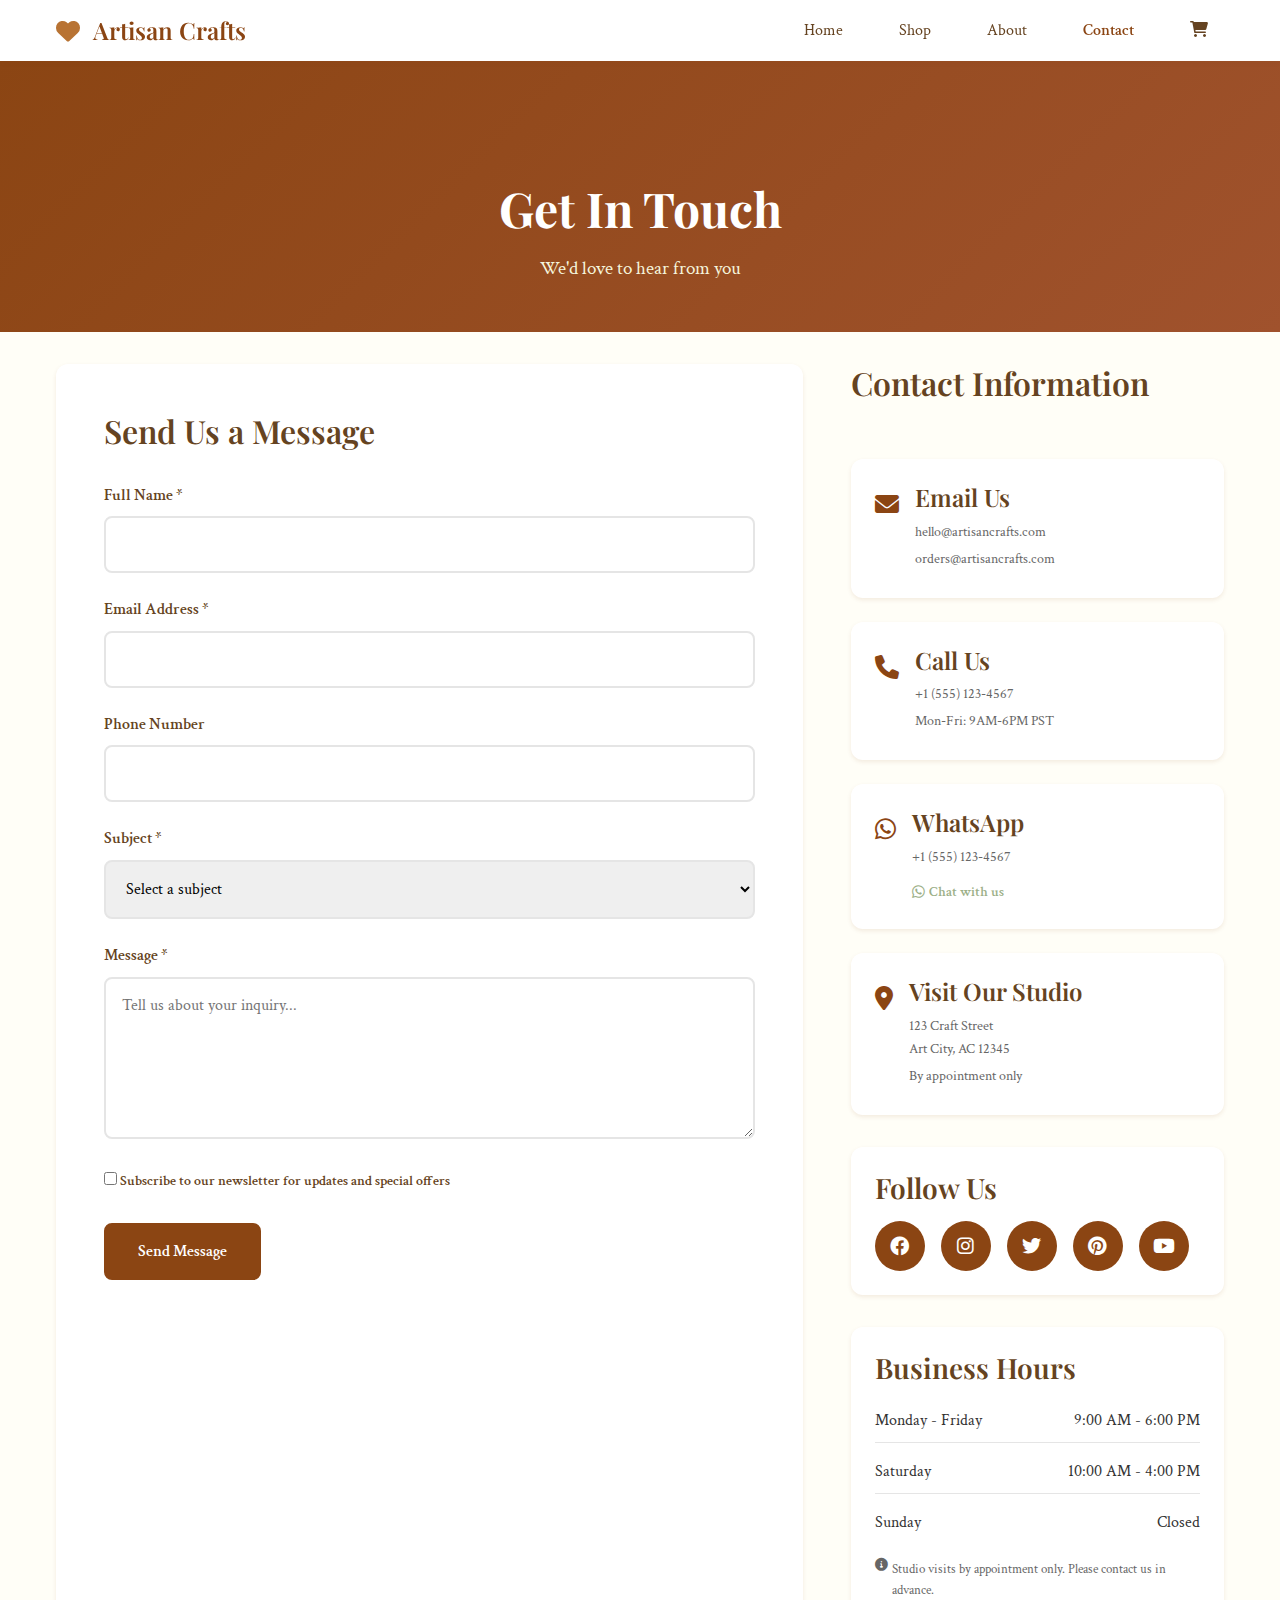
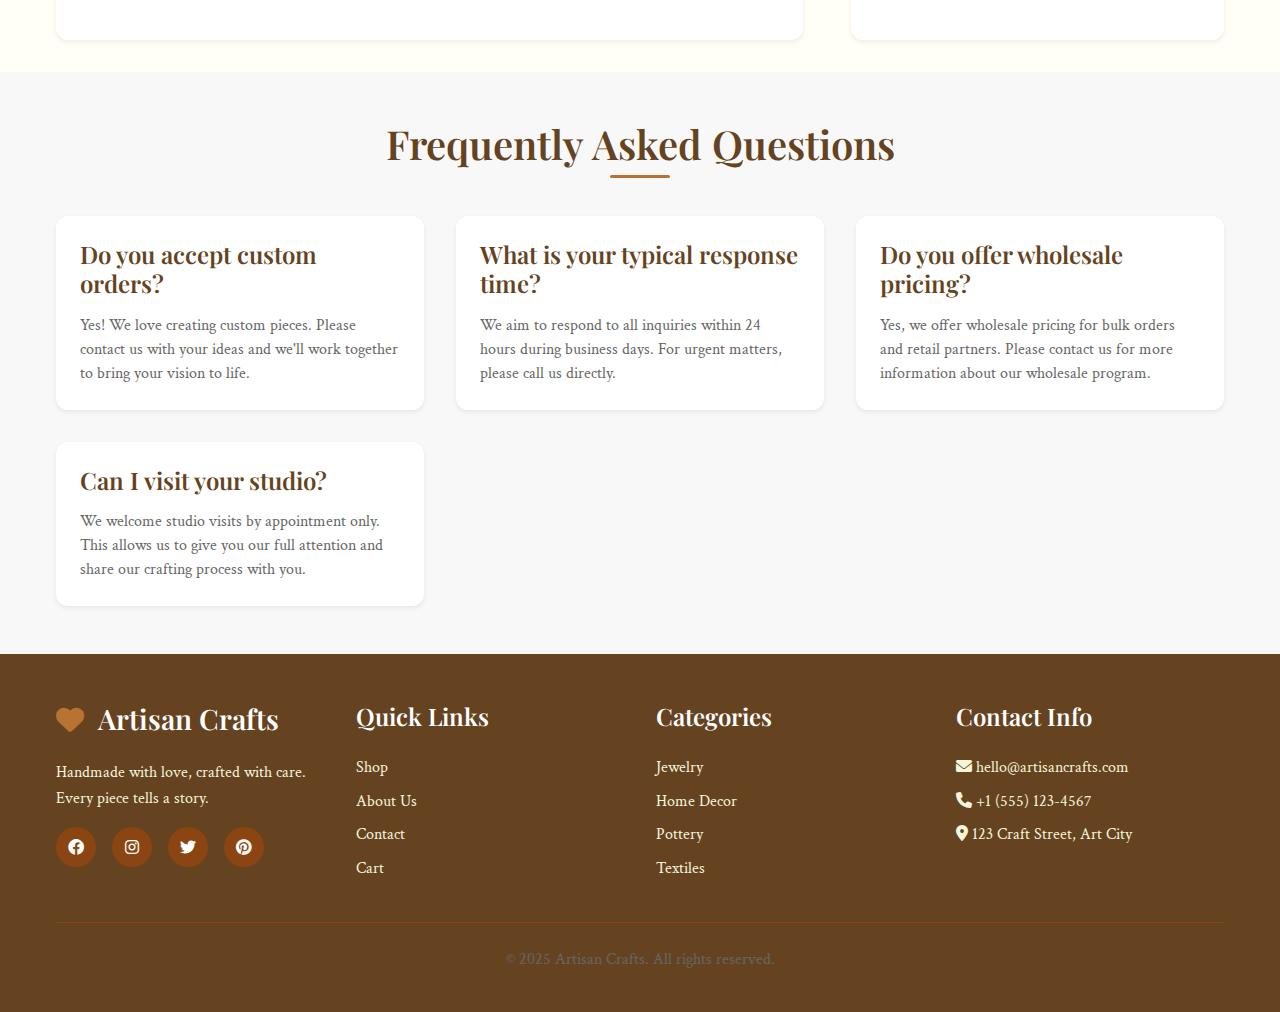
<file: contact.html>
<!DOCTYPE html>
<html lang="en">
<head>
    <meta charset="UTF-8">
    <meta name="viewport" content="width=device-width, initial-scale=1.0">
    <title>Contact Us - Artisan Crafts</title>
    <meta name="description" content="Get in touch with us for custom orders, questions, or just to say hello.">
    <link rel="stylesheet" href="style.css">
    <link href="https://cdnjs.cloudflare.com/ajax/libs/font-awesome/6.0.0/css/all.min.css" rel="stylesheet">
    <link href="https://fonts.googleapis.com/css2?family=Crimson+Text:wght@400;600&family=Playfair+Display:wght@400;700&display=swap" rel="stylesheet">
</head>
<body>
    <!-- Navigation -->
    <nav class="navbar">
        <div class="nav-container">
            <div class="nav-logo">
                <h2><i class="fas fa-heart"></i> Artisan Crafts</h2>
            </div>
            <ul class="nav-menu">
                <li><a href="index.html" class="nav-link">Home</a></li>
                <li><a href="shop.html" class="nav-link">Shop</a></li>
                <li><a href="about.html" class="nav-link">About</a></li>
                <li><a href="contact.html" class="nav-link active">Contact</a></li>
                <li><a href="cart.html" class="nav-link cart-link">
                    <i class="fas fa-shopping-cart"></i>
                    <span class="cart-count">0</span>
                </a></li>
            </ul>
            <div class="hamburger">
                <span class="bar"></span>
                <span class="bar"></span>
                <span class="bar"></span>
            </div>
        </div>
    </nav>

    <!-- Page Header -->
    <section class="page-header">
        <div class="container">
            <h1>Get In Touch</h1>
            <p>We'd love to hear from you</p>
        </div>
    </section>

    <!-- Contact Content -->
    <section class="contact-content">
        <div class="container">
            <div class="contact-layout">
                <!-- Contact Form -->
                <div class="contact-form-section">
                    <h2>Send Us a Message</h2>
                    <form class="contact-form" id="contact-form">
                        <div class="form-group">
                            <label for="name">Full Name *</label>
                            <input type="text" id="name" name="name" required>
                            <span class="error-message" id="name-error"></span>
                        </div>

                        <div class="form-group">
                            <label for="email">Email Address *</label>
                            <input type="email" id="email" name="email" required>
                            <span class="error-message" id="email-error"></span>
                        </div>

                        <div class="form-group">
                            <label for="phone">Phone Number</label>
                            <input type="tel" id="phone" name="phone">
                            <span class="error-message" id="phone-error"></span>
                        </div>

                        <div class="form-group">
                            <label for="subject">Subject *</label>
                            <select id="subject" name="subject" required>
                                <option value="">Select a subject</option>
                                <option value="general">General Inquiry</option>
                                <option value="custom">Custom Order</option>
                                <option value="wholesale">Wholesale Inquiry</option>
                                <option value="support">Customer Support</option>
                                <option value="collaboration">Collaboration</option>
                            </select>
                            <span class="error-message" id="subject-error"></span>
                        </div>

                        <div class="form-group">
                            <label for="message">Message *</label>
                            <textarea id="message" name="message" rows="6" placeholder="Tell us about your inquiry..." required></textarea>
                            <span class="error-message" id="message-error"></span>
                        </div>

                        <div class="form-group checkbox-group">
                            <label class="checkbox-label">
                                <input type="checkbox" id="newsletter" name="newsletter">
                                <span class="checkmark"></span>
                                Subscribe to our newsletter for updates and special offers
                            </label>
                        </div>

                        <button type="submit" class="btn btn-primary">
                            <span class="btn-text">Send Message</span>
                            <span class="btn-loading" style="display: none;">
                                <i class="fas fa-spinner fa-spin"></i> Sending...
                            </span>
                        </button>

                        <div class="form-message" id="form-message"></div>
                    </form>
                </div>

                <!-- Contact Info -->
                <div class="contact-info-section">
                    <h2>Contact Information</h2>
                    
                    <div class="contact-info-cards">
                        <div class="info-card">
                            <div class="info-icon">
                                <i class="fas fa-envelope"></i>
                            </div>
                            <div class="info-content">
                                <h4>Email Us</h4>
                                <p>hello@artisancrafts.com</p>
                                <p>orders@artisancrafts.com</p>
                            </div>
                        </div>

                        <div class="info-card">
                            <div class="info-icon">
                                <i class="fas fa-phone"></i>
                            </div>
                            <div class="info-content">
                                <h4>Call Us</h4>
                                <p>+1 (555) 123-4567</p>
                                <p>Mon-Fri: 9AM-6PM PST</p>
                            </div>
                        </div>

                        <div class="info-card">
                            <div class="info-icon">
                                <i class="fab fa-whatsapp"></i>
                            </div>
                            <div class="info-content">
                                <h4>WhatsApp</h4>
                                <p>+1 (555) 123-4567</p>
                                <a href="https://wa.me/15551234567" class="whatsapp-link" target="_blank">
                                    <i class="fab fa-whatsapp"></i> Chat with us
                                </a>
                            </div>
                        </div>

                        <div class="info-card">
                            <div class="info-icon">
                                <i class="fas fa-map-marker-alt"></i>
                            </div>
                            <div class="info-content">
                                <h4>Visit Our Studio</h4>
                                <p>123 Craft Street<br>Art City, AC 12345</p>
                                <p>By appointment only</p>
                            </div>
                        </div>
                    </div>

                    <!-- Social Links -->
                    <div class="social-section">
                        <h3>Follow Us</h3>
                        <div class="social-links large">
                            <a href="#" title="Facebook"><i class="fab fa-facebook"></i></a>
                            <a href="#" title="Instagram"><i class="fab fa-instagram"></i></a>
                            <a href="#" title="Twitter"><i class="fab fa-twitter"></i></a>
                            <a href="#" title="Pinterest"><i class="fab fa-pinterest"></i></a>
                            <a href="#" title="YouTube"><i class="fab fa-youtube"></i></a>
                        </div>
                    </div>

                    <!-- Business Hours -->
                    <div class="hours-section">
                        <h3>Business Hours</h3>
                        <div class="hours-list">
                            <div class="hours-item">
                                <span>Monday - Friday</span>
                                <span>9:00 AM - 6:00 PM</span>
                            </div>
                            <div class="hours-item">
                                <span>Saturday</span>
                                <span>10:00 AM - 4:00 PM</span>
                            </div>
                            <div class="hours-item">
                                <span>Sunday</span>
                                <span>Closed</span>
                            </div>
                        </div>
                        <p class="hours-note">
                            <i class="fas fa-info-circle"></i>
                            Studio visits by appointment only. Please contact us in advance.
                        </p>
                    </div>
                </div>
            </div>
        </div>
    </section>

    <!-- FAQ Section -->
    <section class="faq-section">
        <div class="container">
            <h2 class="section-title">Frequently Asked Questions</h2>
            <div class="faq-grid">
                <div class="faq-item">
                    <h4>Do you accept custom orders?</h4>
                    <p>Yes! We love creating custom pieces. Please contact us with your ideas and we'll work together to bring your vision to life.</p>
                </div>
                <div class="faq-item">
                    <h4>What is your typical response time?</h4>
                    <p>We aim to respond to all inquiries within 24 hours during business days. For urgent matters, please call us directly.</p>
                </div>
                <div class="faq-item">
                    <h4>Do you offer wholesale pricing?</h4>
                    <p>Yes, we offer wholesale pricing for bulk orders and retail partners. Please contact us for more information about our wholesale program.</p>
                </div>
                <div class="faq-item">
                    <h4>Can I visit your studio?</h4>
                    <p>We welcome studio visits by appointment only. This allows us to give you our full attention and share our crafting process with you.</p>
                </div>
            </div>
        </div>
    </section>

    <!-- Footer -->
    <footer class="footer">
        <div class="container">
            <div class="footer-content">
                <div class="footer-section">
                    <h3><i class="fas fa-heart"></i> Artisan Crafts</h3>
                    <p>Handmade with love, crafted with care. Every piece tells a story.</p>
                    <div class="social-links">
                        <a href="#"><i class="fab fa-facebook"></i></a>
                        <a href="#"><i class="fab fa-instagram"></i></a>
                        <a href="#"><i class="fab fa-twitter"></i></a>
                        <a href="#"><i class="fab fa-pinterest"></i></a>
                    </div>
                </div>
                <div class="footer-section">
                    <h4>Quick Links</h4>
                    <ul>
                        <li><a href="shop.html">Shop</a></li>
                        <li><a href="about.html">About Us</a></li>
                        <li><a href="contact.html">Contact</a></li>
                        <li><a href="cart.html">Cart</a></li>
                    </ul>
                </div>
                <div class="footer-section">
                    <h4>Categories</h4>
                    <ul>
                        <li><a href="shop.html?category=jewelry">Jewelry</a></li>
                        <li><a href="shop.html?category=home-decor">Home Decor</a></li>
                        <li><a href="shop.html?category=pottery">Pottery</a></li>
                        <li><a href="shop.html?category=textiles">Textiles</a></li>
                    </ul>
                </div>
                <div class="footer-section">
                    <h4>Contact Info</h4>
                    <p><i class="fas fa-envelope"></i> hello@artisancrafts.com</p>
                    <p><i class="fas fa-phone"></i> +1 (555) 123-4567</p>
                    <p><i class="fas fa-map-marker-alt"></i> 123 Craft Street, Art City</p>
                </div>
            </div>
            <div class="footer-bottom">
                <p>&copy; 2025 Artisan Crafts. All rights reserved.</p>
            </div>
        </div>
    </footer>

    <script src="js/app.js"></script>
    <script src="js/cart.js"></script>
</body>
</html>
</file>
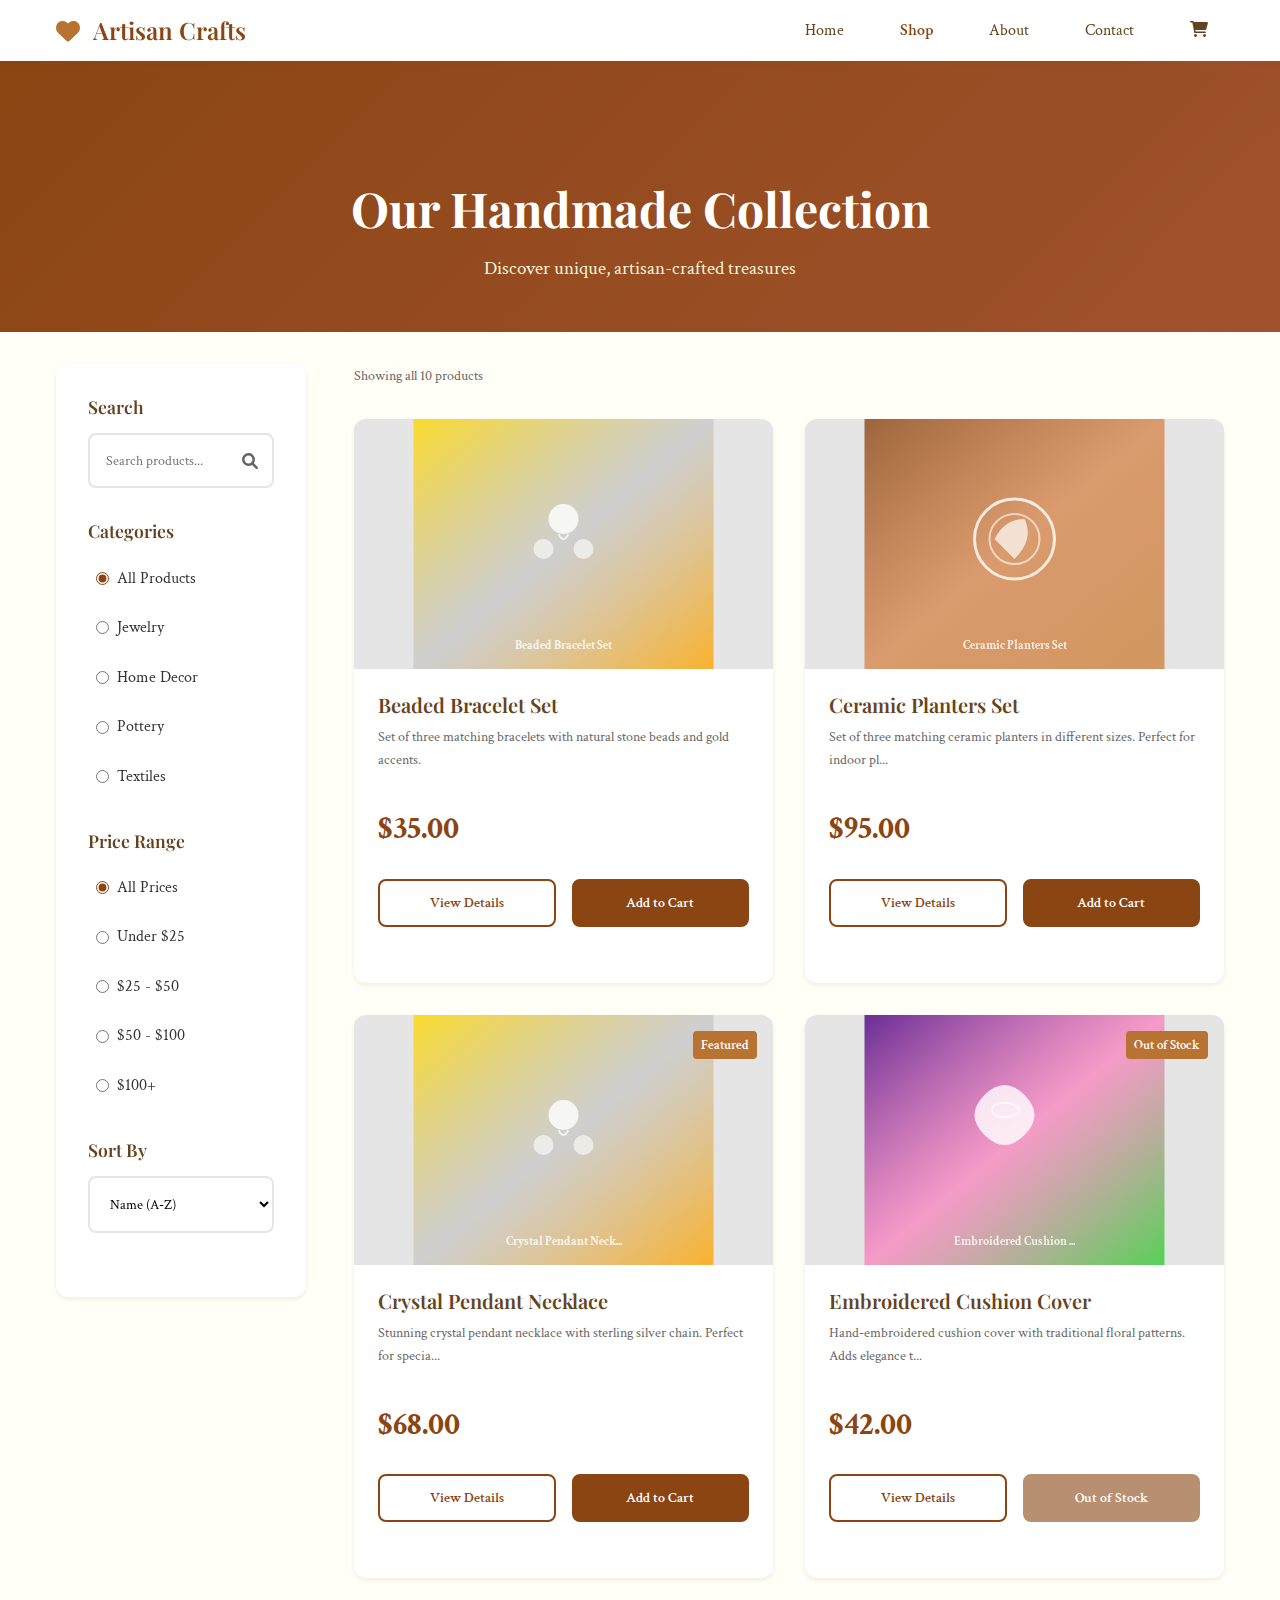
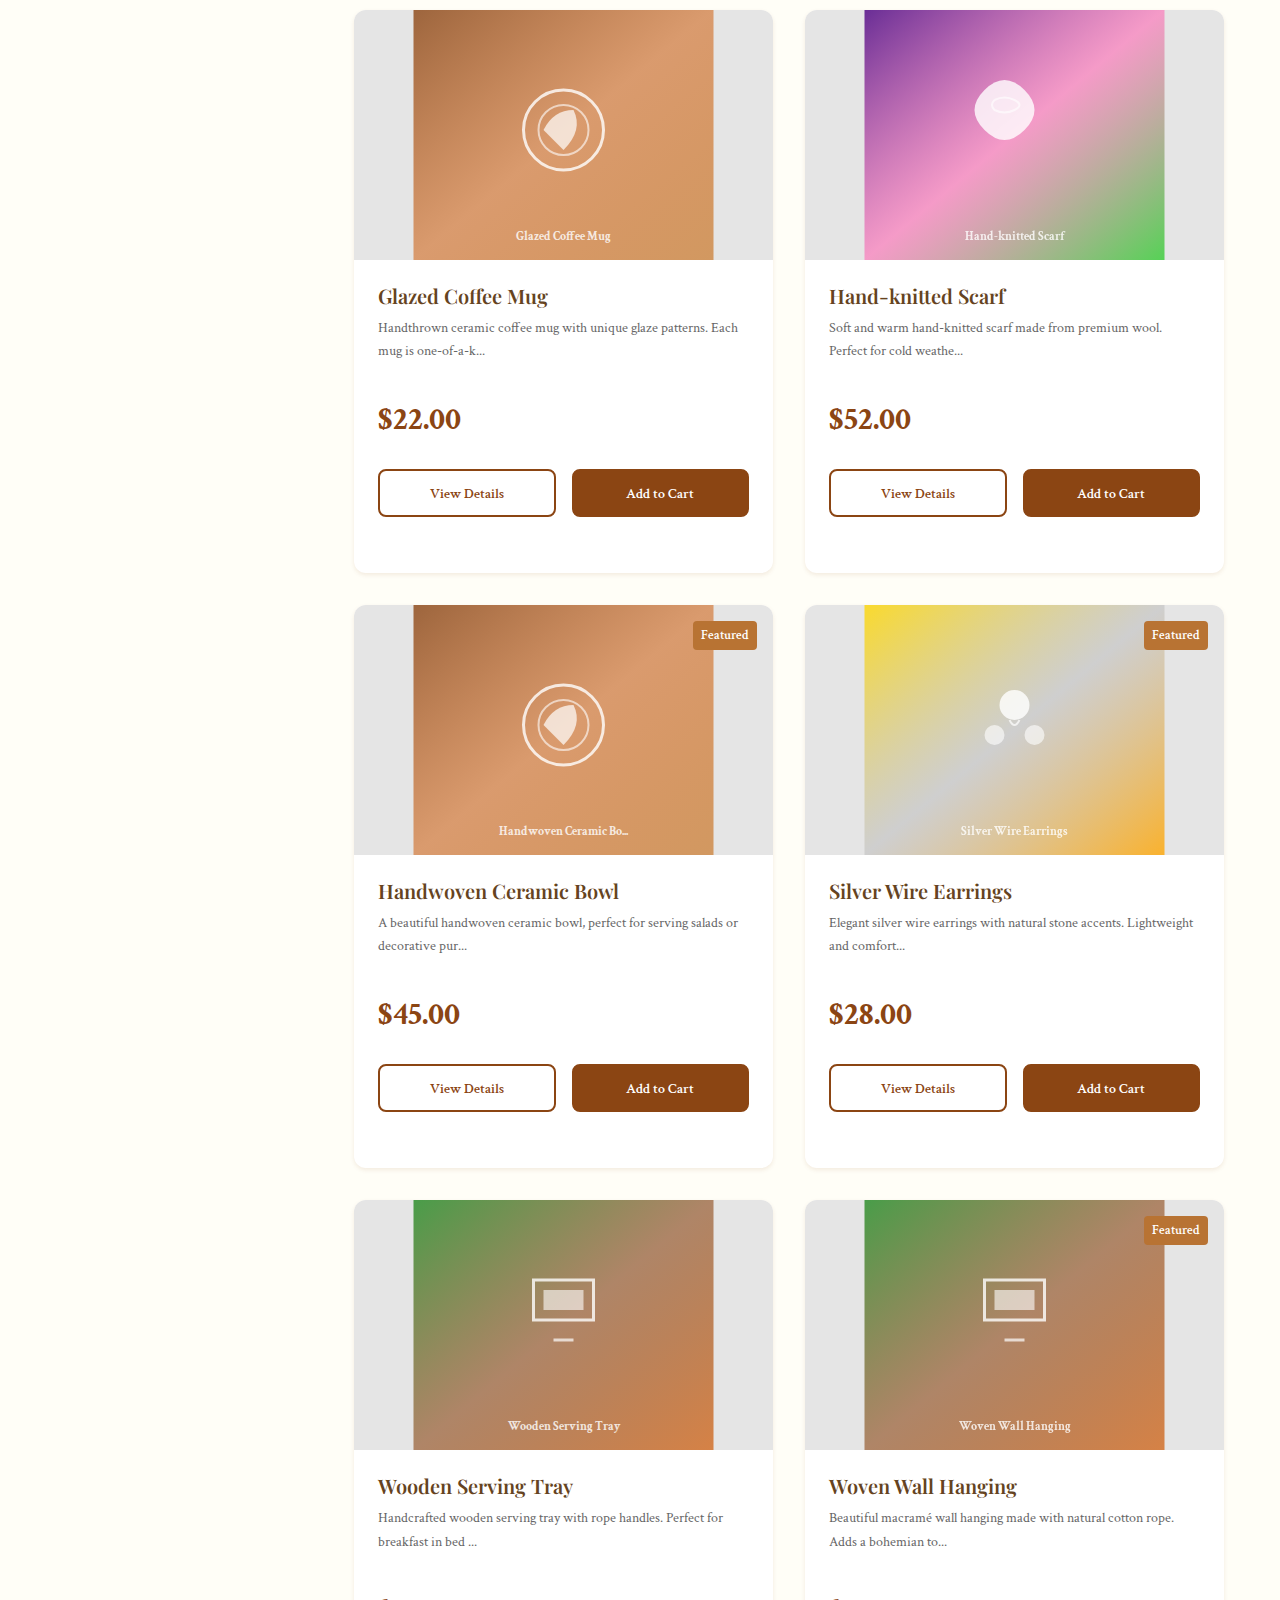
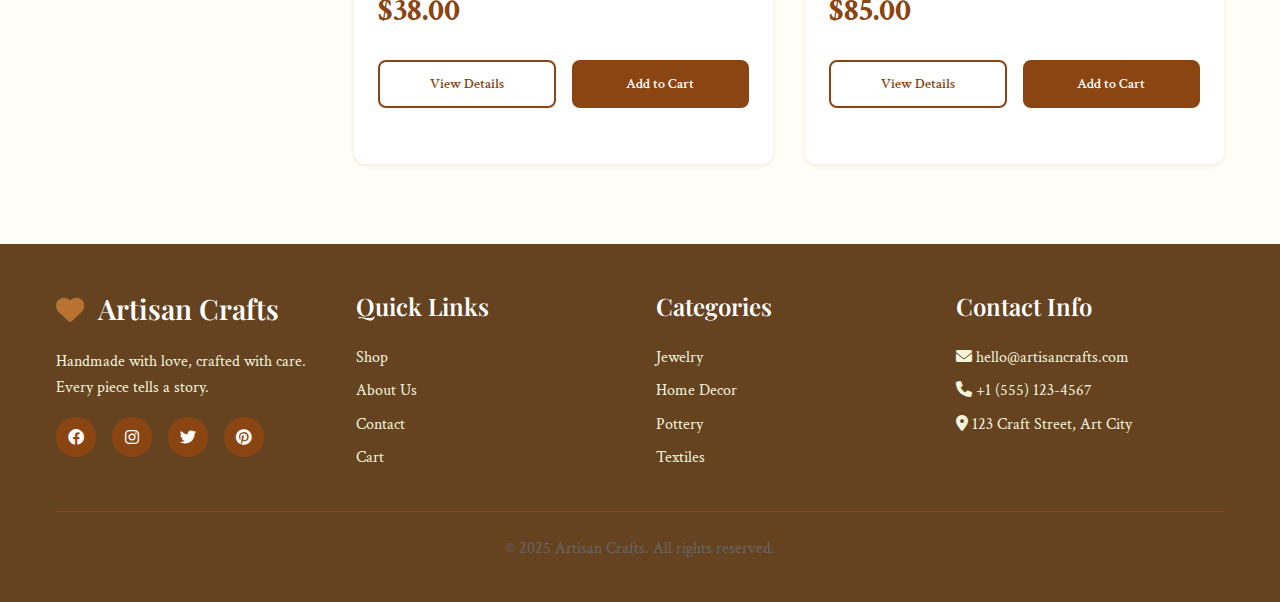
<file: shop.html>
<!DOCTYPE html>
<html lang="en">
<head>
    <meta charset="UTF-8">
    <meta name="viewport" content="width=device-width, initial-scale=1.0">
    <title>Shop - Artisan Crafts</title>
    <meta name="description" content="Browse our collection of handmade jewelry, pottery, textiles, and home decor items.">
    <link rel="stylesheet" href="style.css">
    <link href="https://cdnjs.cloudflare.com/ajax/libs/font-awesome/6.0.0/css/all.min.css" rel="stylesheet">
    <link href="https://fonts.googleapis.com/css2?family=Crimson+Text:wght@400;600&family=Playfair+Display:wght@400;700&display=swap" rel="stylesheet">
</head>
<body>
    <!-- Navigation -->
    <nav class="navbar">
        <div class="nav-container">
            <div class="nav-logo">
                <h2><i class="fas fa-heart"></i> Artisan Crafts</h2>
            </div>
            <ul class="nav-menu">
                <li><a href="index.html" class="nav-link">Home</a></li>
                <li><a href="shop.html" class="nav-link active">Shop</a></li>
                <li><a href="about.html" class="nav-link">About</a></li>
                <li><a href="contact.html" class="nav-link">Contact</a></li>
                <li><a href="cart.html" class="nav-link cart-link">
                    <i class="fas fa-shopping-cart"></i>
                    <span class="cart-count">0</span>
                </a></li>
            </ul>
            <div class="hamburger">
                <span class="bar"></span>
                <span class="bar"></span>
                <span class="bar"></span>
            </div>
        </div>
    </nav>

    <!-- Page Header -->
    <section class="page-header">
        <div class="container">
            <h1>Our Handmade Collection</h1>
            <p>Discover unique, artisan-crafted treasures</p>
        </div>
    </section>

    <!-- Shop Content -->
    <section class="shop-content">
        <div class="container">
            <div class="shop-layout">
                <!-- Filters Sidebar -->
                <aside class="filters-sidebar">
                    <div class="filter-section">
                        <h3>Search</h3>
                        <div class="search-box">
                            <input type="text" id="search-input" placeholder="Search products...">
                            <i class="fas fa-search"></i>
                        </div>
                    </div>

                    <div class="filter-section">
                        <h3>Categories</h3>
                        <div class="filter-group">
                            <label class="filter-option">
                                <input type="radio" name="category" value="all" checked>
                                <span>All Products</span>
                            </label>
                            <label class="filter-option">
                                <input type="radio" name="category" value="jewelry">
                                <span>Jewelry</span>
                            </label>
                            <label class="filter-option">
                                <input type="radio" name="category" value="home-decor">
                                <span>Home Decor</span>
                            </label>
                            <label class="filter-option">
                                <input type="radio" name="category" value="pottery">
                                <span>Pottery</span>
                            </label>
                            <label class="filter-option">
                                <input type="radio" name="category" value="textiles">
                                <span>Textiles</span>
                            </label>
                        </div>
                    </div>

                    <div class="filter-section">
                        <h3>Price Range</h3>
                        <div class="filter-group">
                            <label class="filter-option">
                                <input type="radio" name="price" value="all" checked>
                                <span>All Prices</span>
                            </label>
                            <label class="filter-option">
                                <input type="radio" name="price" value="0-25">
                                <span>Under $25</span>
                            </label>
                            <label class="filter-option">
                                <input type="radio" name="price" value="25-50">
                                <span>$25 - $50</span>
                            </label>
                            <label class="filter-option">
                                <input type="radio" name="price" value="50-100">
                                <span>$50 - $100</span>
                            </label>
                            <label class="filter-option">
                                <input type="radio" name="price" value="100+">
                                <span>$100+</span>
                            </label>
                        </div>
                    </div>

                    <div class="filter-section">
                        <h3>Sort By</h3>
                        <select id="sort-select">
                            <option value="name">Name (A-Z)</option>
                            <option value="price-low">Price (Low to High)</option>
                            <option value="price-high">Price (High to Low)</option>
                            <option value="newest">Newest First</option>
                        </select>
                    </div>
                </aside>

                <!-- Products Grid -->
                <main class="products-main">
                    <div class="products-header">
                        <div class="results-count" id="results-count">Showing all products</div>
                        <button class="mobile-filter-toggle" id="mobile-filter-toggle">
                            <i class="fas fa-filter"></i> Filters
                        </button>
                    </div>

                    <div class="products-grid" id="products-grid">
                        <!-- Products will be loaded by JavaScript -->
                    </div>

                    <div class="no-results" id="no-results" style="display: none;">
                        <i class="fas fa-search"></i>
                        <h3>No products found</h3>
                        <p>Try adjusting your search or filter criteria</p>
                    </div>

                    <!-- Pagination -->
                    <div class="pagination" id="pagination">
                        <!-- Pagination will be generated by JavaScript -->
                    </div>
                </main>
            </div>
        </div>
    </section>

    <!-- Footer -->
    <footer class="footer">
        <div class="container">
            <div class="footer-content">
                <div class="footer-section">
                    <h3><i class="fas fa-heart"></i> Artisan Crafts</h3>
                    <p>Handmade with love, crafted with care. Every piece tells a story.</p>
                    <div class="social-links">
                        <a href="#"><i class="fab fa-facebook"></i></a>
                        <a href="#"><i class="fab fa-instagram"></i></a>
                        <a href="#"><i class="fab fa-twitter"></i></a>
                        <a href="#"><i class="fab fa-pinterest"></i></a>
                    </div>
                </div>
                <div class="footer-section">
                    <h4>Quick Links</h4>
                    <ul>
                        <li><a href="shop.html">Shop</a></li>
                        <li><a href="about.html">About Us</a></li>
                        <li><a href="contact.html">Contact</a></li>
                        <li><a href="cart.html">Cart</a></li>
                    </ul>
                </div>
                <div class="footer-section">
                    <h4>Categories</h4>
                    <ul>
                        <li><a href="shop.html?category=jewelry">Jewelry</a></li>
                        <li><a href="shop.html?category=home-decor">Home Decor</a></li>
                        <li><a href="shop.html?category=pottery">Pottery</a></li>
                        <li><a href="shop.html?category=textiles">Textiles</a></li>
                    </ul>
                </div>
                <div class="footer-section">
                    <h4>Contact Info</h4>
                    <p><i class="fas fa-envelope"></i> hello@artisancrafts.com</p>
                    <p><i class="fas fa-phone"></i> +1 (555) 123-4567</p>
                    <p><i class="fas fa-map-marker-alt"></i> 123 Craft Street, Art City</p>
                </div>
            </div>
            <div class="footer-bottom">
                <p>&copy; 2025 Artisan Crafts. All rights reserved.</p>
            </div>
        </div>
    </footer>

    <script src="js/app.js"></script>
    <script src="js/cart.js"></script>
</body>
</html>
</file>
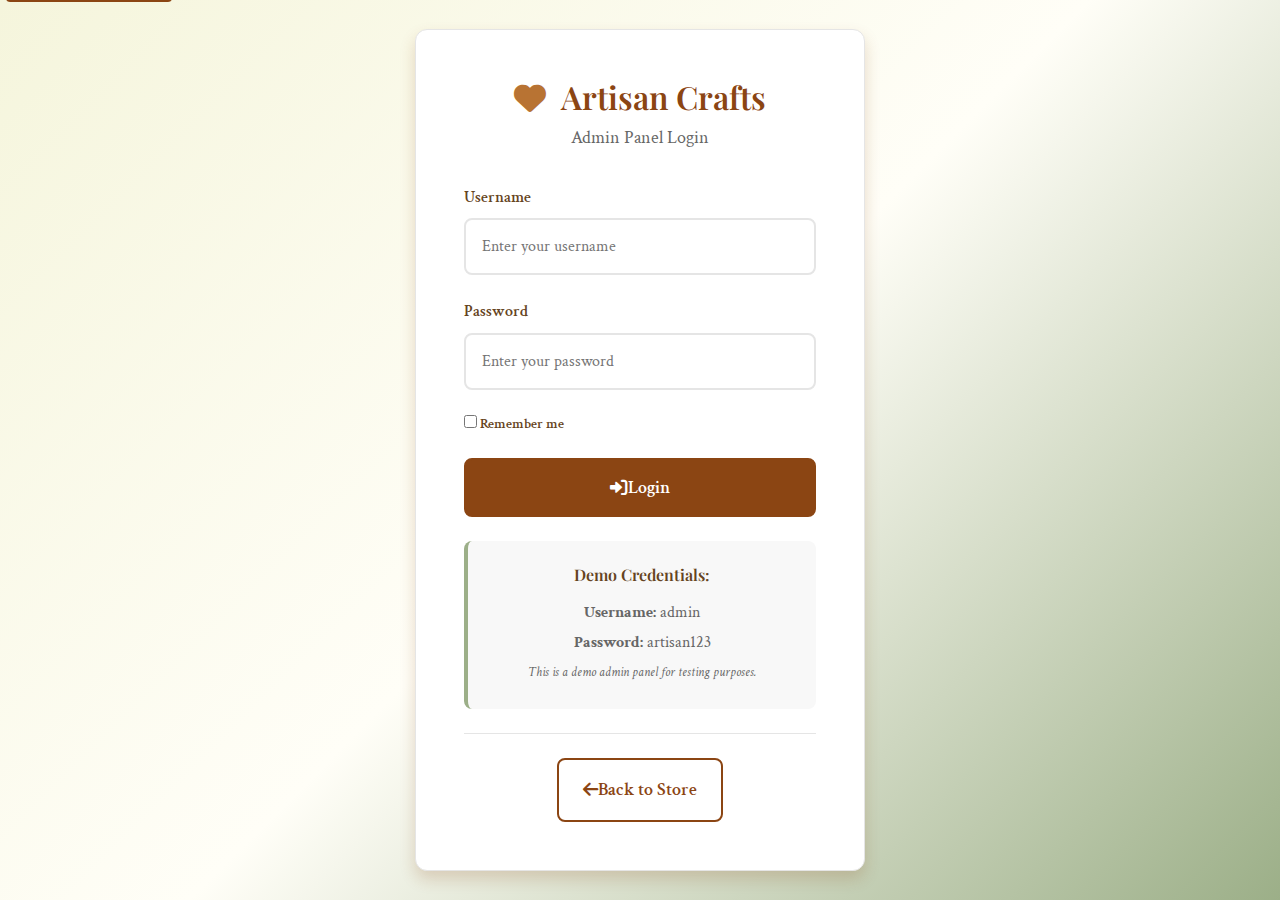
<file: admin/add-product.html>
<!DOCTYPE html>
<html lang="en">
<head>
    <meta charset="UTF-8">
    <meta name="viewport" content="width=device-width, initial-scale=1.0">
    <title>Add Product - Artisan Crafts Admin</title>
    <meta name="description" content="Add new handmade products to your store">
    <link rel="stylesheet" href="../style.css">
    <link href="https://cdnjs.cloudflare.com/ajax/libs/font-awesome/6.0.0/css/all.min.css" rel="stylesheet">
    <link href="https://fonts.googleapis.com/css2?family=Crimson+Text:wght@400;600&family=Playfair+Display:wght@400;700&display=swap" rel="stylesheet">
</head>
<body>
    <!-- Skip Link for Accessibility -->
    <a href="#main-content" class="skip-link">Skip to main content</a>

    <!-- Admin Layout -->
    <div class="admin-layout">
        <!-- Admin Sidebar -->
        <aside class="admin-sidebar">
            <div class="admin-logo">
                <h3><i class="fas fa-heart"></i> Artisan Crafts</h3>
                <p>Admin Panel</p>
            </div>

            <nav class="admin-navigation">
                <ul class="admin-nav">
                    <li>
                        <a href="dashboard.html">
                            <i class="fas fa-tachometer-alt"></i>
                            <span>Dashboard</span>
                        </a>
                    </li>
                    <li>
                        <a href="product-list.html">
                            <i class="fas fa-box"></i>
                            <span>Products</span>
                        </a>
                    </li>
                    <li>
                        <a href="add-product.html" class="active">
                            <i class="fas fa-plus-circle"></i>
                            <span>Add Product</span>
                        </a>
                    </li>
                    <li>
                        <a href="#" onclick="adminManager.logout()">
                            <i class="fas fa-sign-out-alt"></i>
                            <span>Logout</span>
                        </a>
                    </li>
                </ul>
            </nav>

            <div class="admin-user-info">
                <div class="user-avatar">
                    <i class="fas fa-user-circle"></i>
                </div>
                <div class="user-details">
                    <strong>Admin User</strong>
                    <small>Administrator</small>
                </div>
            </div>
        </aside>

        <!-- Admin Main Content -->
        <main class="admin-main" id="main-content">
            <!-- Admin Header -->
            <header class="admin-header">
                <div class="admin-header-content">
                    <h1>Add New Product</h1>
                    <p>Create a new handmade product listing for your store.</p>
                </div>
                <div class="admin-header-actions">
                    <a href="product-list.html" class="btn btn-outline btn-sm">
                        <i class="fas fa-arrow-left"></i> Back to Products
                    </a>
                    <a href="dashboard.html" class="btn btn-secondary btn-sm">
                        <i class="fas fa-tachometer-alt"></i> Dashboard
                    </a>
                </div>
            </header>

            <!-- Add Product Form -->
            <section class="admin-section">
                <div class="form-container">
                    <form class="admin-form" id="add-product-form">
                        <div class="form-grid">
                            <!-- Basic Information -->
                            <div class="form-section">
                                <h3>Basic Information</h3>
                                
                                <div class="form-group">
                                    <label for="name">Product Name *</label>
                                    <input type="text" id="name" name="name" required 
                                           placeholder="e.g., Handwoven Ceramic Bowl">
                                    <small>Give your product a descriptive and appealing name</small>
                                </div>

                                <div class="form-row">
                                    <div class="form-group">
                                        <label for="category">Category *</label>
                                        <select id="category" name="category" required>
                                            <option value="">Select a category</option>
                                            <option value="pottery">Pottery</option>
                                            <option value="jewelry">Jewelry</option>
                                            <option value="home-decor">Home Decor</option>
                                            <option value="textiles">Textiles</option>
                                        </select>
                                    </div>

                                    <div class="form-group">
                                        <label for="price">Price (USD) *</label>
                                        <input type="number" id="price" name="price" required 
                                               min="0" step="0.01" placeholder="0.00">
                                        <small>Enter price without currency symbol</small>
                                    </div>
                                </div>

                                <div class="form-group">
                                    <label for="description">Description *</label>
                                    <textarea id="description" name="description" required rows="4"
                                              placeholder="Describe your product, its features, and what makes it special..."></textarea>
                                    <small>Provide a detailed description to help customers understand your product</small>
                                </div>
                            </div>

                            <!-- Product Details -->
                            <div class="form-section">
                                <h3>Product Details</h3>
                                
                                <div class="form-group">
                                    <label for="materials">Materials</label>
                                    <input type="text" id="materials" name="materials" 
                                           placeholder="e.g., 100% organic cotton, sterling silver">
                                    <small>List the materials used to make this product</small>
                                </div>

                                <div class="form-group">
                                    <label for="dimensions">Dimensions</label>
                                    <input type="text" id="dimensions" name="dimensions" 
                                           placeholder="e.g., 8&quot; diameter x 3&quot; height">
                                    <small>Provide size information to help customers</small>
                                </div>

                                <div class="form-group">
                                    <label for="care">Care Instructions</label>
                                    <textarea id="care" name="care" rows="3"
                                              placeholder="How should customers care for this product?"></textarea>
                                    <small>Help customers maintain their purchase</small>
                                </div>
                            </div>

                            <!-- Product Image -->
                            <div class="form-section">
                                <h3>Product Image</h3>
                                
                                <div class="form-group">
                                    <label for="product-image">Product Image</label>
                                    <input type="file" id="product-image" name="image" 
                                           accept="image/*" class="file-input">
                                    <div class="file-input-label">
                                        <i class="fas fa-cloud-upload-alt"></i>
                                        <span>Choose image or drag and drop</span>
                                        <small>Recommended: Square image, at least 500x500px</small>
                                    </div>
                                    <div id="image-preview" class="image-preview"></div>
                                </div>
                            </div>

                            <!-- Product Status -->
                            <div class="form-section">
                                <h3>Product Status</h3>
                                
                                <div class="form-group">
                                    <div class="checkbox-group">
                                        <label class="checkbox-label">
                                            <input type="checkbox" id="inStock" name="inStock" checked>
                                            <span class="checkmark"></span>
                                            <div class="checkbox-content">
                                                <strong>In Stock</strong>
                                                <small>Product is available for purchase</small>
                                            </div>
                                        </label>
                                    </div>
                                </div>

                                <div class="form-group">
                                    <div class="checkbox-group">
                                        <label class="checkbox-label">
                                            <input type="checkbox" id="featured" name="featured">
                                            <span class="checkmark"></span>
                                            <div class="checkbox-content">
                                                <strong>Featured Product</strong>
                                                <small>Show this product on the homepage</small>
                                            </div>
                                        </label>
                                    </div>
                                </div>
                            </div>
                        </div>

                        <!-- Form Actions -->
                        <div class="form-actions">
                            <button type="button" class="btn btn-outline" onclick="history.back()">
                                <i class="fas fa-times"></i> Cancel
                            </button>
                            <button type="reset" class="btn btn-secondary">
                                <i class="fas fa-undo"></i> Reset Form
                            </button>
                            <button type="submit" class="btn btn-primary">
                                <i class="fas fa-plus-circle"></i> Add Product
                            </button>
                        </div>
                    </form>
                </div>
            </section>

            <!-- Help Section -->
            <section class="admin-section">
                <div class="help-card">
                    <h3><i class="fas fa-lightbulb"></i> Tips for Great Product Listings</h3>
                    <div class="help-grid">
                        <div class="help-item">
                            <h4>Product Name</h4>
                            <p>Use descriptive names that include the main material or style. Avoid all caps or excessive punctuation.</p>
                        </div>
                        <div class="help-item">
                            <h4>Description</h4>
                            <p>Tell the story of your product. Include how it's made, what makes it special, and how customers can use it.</p>
                        </div>
                        <div class="help-item">
                            <h4>Pricing</h4>
                            <p>Research similar products to price competitively. Consider your materials, time, and desired profit margin.</p>
                        </div>
                        <div class="help-item">
                            <h4>Images</h4>
                            <p>Use high-quality, well-lit photos. Show different angles and include scale references when helpful.</p>
                        </div>
                    </div>
                </div>
            </section>
        </main>
    </div>

    <!-- Additional Styles for Add Product Page -->
    <style>
        .form-container {
            background: var(--white);
            border-radius: var(--radius-lg);
            box-shadow: var(--shadow-sm);
            border: 1px solid var(--gray);
            padding: var(--spacing-xxl);
        }

        .admin-form {
            max-width: none;
        }

        .form-grid {
            display: grid;
            grid-template-columns: 1fr 1fr;
            gap: var(--spacing-xxl);
            margin-bottom: var(--spacing-xxl);
        }

        .form-section {
            background: var(--light-gray);
            padding: var(--spacing-xl);
            border-radius: var(--radius-lg);
            border: 1px solid var(--gray);
        }

        .form-section h3 {
            color: var(--dark-brown);
            margin-bottom: var(--spacing-lg);
            padding-bottom: var(--spacing-sm);
            border-bottom: 2px solid var(--primary-brown);
        }

        .form-row {
            display: grid;
            grid-template-columns: 1fr 1fr;
            gap: var(--spacing-md);
        }

        .form-group {
            margin-bottom: var(--spacing-lg);
        }

        .form-group label {
            display: block;
            color: var(--dark-brown);
            font-weight: 600;
            margin-bottom: var(--spacing-sm);
        }

        .form-group input,
        .form-group select,
        .form-group textarea {
            width: 100%;
            padding: var(--spacing-md);
            border: 2px solid var(--gray);
            border-radius: var(--radius-md);
            font-size: 1rem;
            font-family: inherit;
            transition: var(--transition-fast);
        }

        .form-group input:focus,
        .form-group select:focus,
        .form-group textarea:focus {
            outline: none;
            border-color: var(--primary-brown);
            box-shadow: 0 0 0 3px rgba(139, 69, 19, 0.1);
        }

        .form-group small {
            display: block;
            color: var(--dark-gray);
            font-size: 0.85rem;
            margin-top: var(--spacing-xs);
            line-height: 1.4;
        }

        .file-input {
            display: none;
        }

        .file-input-label {
            display: flex;
            flex-direction: column;
            align-items: center;
            justify-content: center;
            padding: var(--spacing-xxl);
            border: 2px dashed var(--gray);
            border-radius: var(--radius-md);
            cursor: pointer;
            transition: var(--transition-fast);
            text-align: center;
        }

        .file-input-label:hover {
            border-color: var(--primary-brown);
            background-color: var(--cream);
        }

        .file-input-label i {
            font-size: 2rem;
            color: var(--primary-brown);
            margin-bottom: var(--spacing-sm);
        }

        .file-input-label span {
            color: var(--dark-brown);
            font-weight: 600;
            margin-bottom: var(--spacing-xs);
        }

        .file-input-label small {
            color: var(--dark-gray);
        }

        .image-preview {
            margin-top: var(--spacing-md);
            text-align: center;
        }

        .checkbox-group {
            display: flex;
            align-items: flex-start;
            gap: var(--spacing-sm);
        }

        .checkbox-label {
            display: flex;
            align-items: flex-start;
            gap: var(--spacing-sm);
            cursor: pointer;
            padding: var(--spacing-md);
            border-radius: var(--radius-md);
            transition: var(--transition-fast);
        }

        .checkbox-label:hover {
            background-color: var(--white);
        }

        .checkbox-label input[type="checkbox"] {
            width: auto;
            margin: 0;
            accent-color: var(--primary-brown);
        }

        .checkbox-content {
            flex: 1;
        }

        .checkbox-content strong {
            display: block;
            color: var(--dark-brown);
            margin-bottom: var(--spacing-xs);
        }

        .checkbox-content small {
            color: var(--dark-gray);
        }

        .form-actions {
            display: flex;
            gap: var(--spacing-md);
            justify-content: flex-end;
            padding-top: var(--spacing-lg);
            border-top: 2px solid var(--gray);
        }

        .help-card {
            background: var(--white);
            padding: var(--spacing-xl);
            border-radius: var(--radius-lg);
            box-shadow: var(--shadow-sm);
            border: 1px solid var(--gray);
            border-left: 4px solid var(--sage-green);
        }

        .help-card h3 {
            color: var(--dark-brown);
            margin-bottom: var(--spacing-lg);
        }

        .help-card h3 i {
            color: var(--sage-green);
            margin-right: var(--spacing-sm);
        }

        .help-grid {
            display: grid;
            grid-template-columns: repeat(auto-fit, minmax(250px, 1fr));
            gap: var(--spacing-lg);
        }

        .help-item h4 {
            color: var(--primary-brown);
            margin-bottom: var(--spacing-sm);
        }

        .help-item p {
            color: var(--dark-gray);
            font-size: 0.9rem;
            line-height: 1.5;
            margin: 0;
        }

        /* Responsive Design */
        @media (max-width: 768px) {
            .form-grid {
                grid-template-columns: 1fr;
                gap: var(--spacing-lg);
            }

            .form-row {
                grid-template-columns: 1fr;
            }

            .form-actions {
                flex-direction: column;
            }

            .help-grid {
                grid-template-columns: 1fr;
            }

            .admin-header {
                flex-direction: column;
                gap: var(--spacing-md);
            }

            .admin-header-actions {
                width: 100%;
                justify-content: stretch;
            }

            .admin-header-actions .btn {
                flex: 1;
            }
        }

        /* Form Validation States */
        .form-group input.error,
        .form-group select.error,
        .form-group textarea.error {
            border-color: var(--error);
            box-shadow: 0 0 0 3px rgba(205, 92, 92, 0.1);
        }

        .form-group input.success,
        .form-group select.success,
        .form-group textarea.success {
            border-color: var(--success);
            box-shadow: 0 0 0 3px rgba(123, 132, 113, 0.1);
        }

        /* Loading State */
        .admin-form.loading {
            opacity: 0.7;
            pointer-events: none;
        }

        .admin-form.loading .btn {
            background-color: var(--gray);
            cursor: not-allowed;
        }
    </style>

    <script src="../js/admin.js"></script>
</body>
</html>
</file>
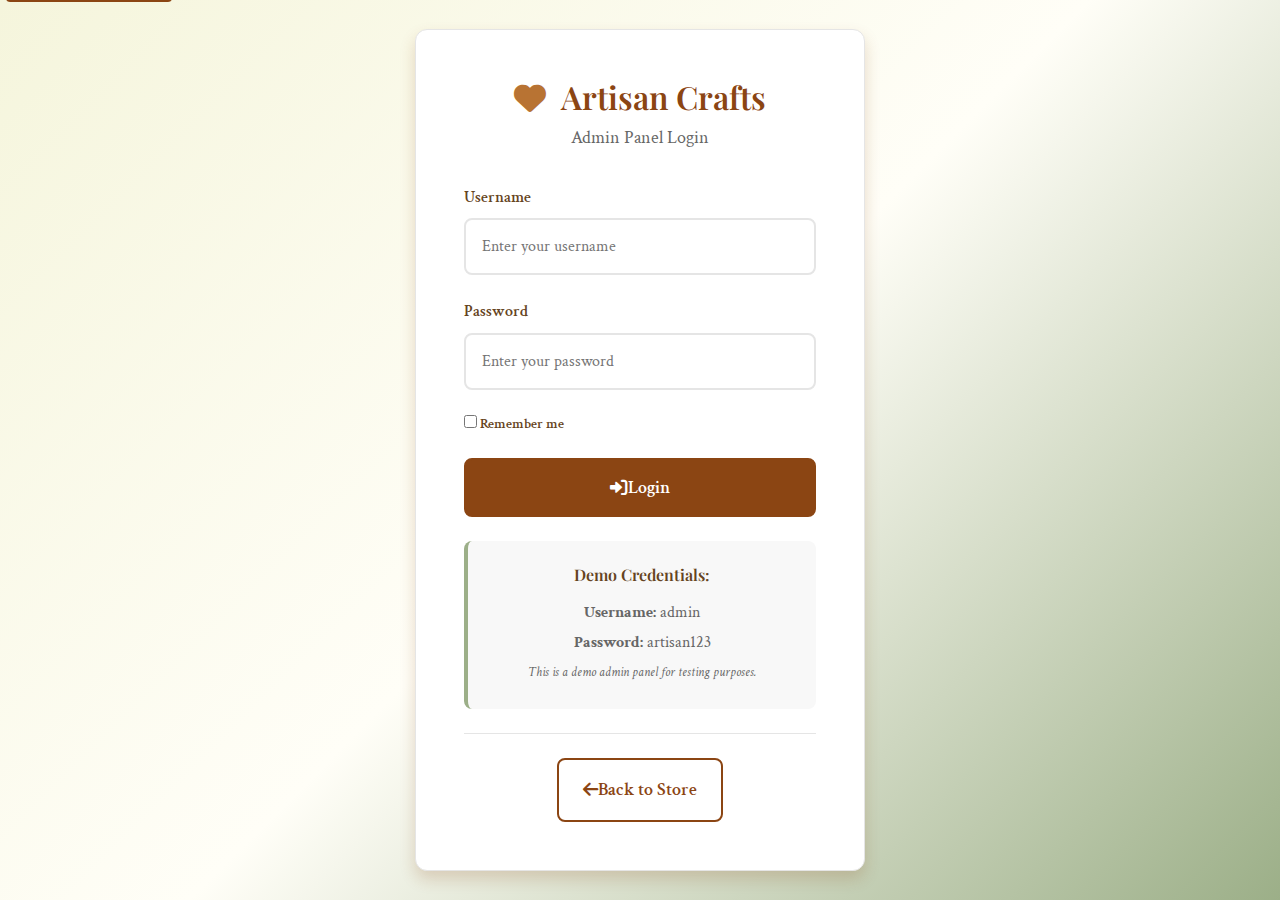
<file: admin/dashboard.html>
<!DOCTYPE html>
<html lang="en">
<head>
    <meta charset="UTF-8">
    <meta name="viewport" content="width=device-width, initial-scale=1.0">
    <title>Admin Dashboard - Artisan Crafts</title>
    <meta name="description" content="Admin dashboard for managing Artisan Crafts store">
    <link rel="stylesheet" href="../style.css">
    <link href="https://cdnjs.cloudflare.com/ajax/libs/font-awesome/6.0.0/css/all.min.css" rel="stylesheet">
    <link href="https://fonts.googleapis.com/css2?family=Crimson+Text:wght@400;600&family=Playfair+Display:wght@400;700&display=swap" rel="stylesheet">
</head>
<body>
    <!-- Skip Link for Accessibility -->
    <a href="#main-content" class="skip-link">Skip to main content</a>

    <!-- Admin Layout -->
    <div class="admin-layout">
        <!-- Admin Sidebar -->
        <aside class="admin-sidebar">
            <div class="admin-logo">
                <h3><i class="fas fa-heart"></i> Artisan Crafts</h3>
                <p>Admin Panel</p>
            </div>

            <nav class="admin-navigation">
                <ul class="admin-nav">
                    <li>
                        <a href="dashboard.html" class="active">
                            <i class="fas fa-tachometer-alt"></i>
                            <span>Dashboard</span>
                        </a>
                    </li>
                    <li>
                        <a href="product-list.html">
                            <i class="fas fa-box"></i>
                            <span>Products</span>
                        </a>
                    </li>
                    <li>
                        <a href="add-product.html">
                            <i class="fas fa-plus-circle"></i>
                            <span>Add Product</span>
                        </a>
                    </li>
                    <li>
                        <a href="#" onclick="adminManager.logout()">
                            <i class="fas fa-sign-out-alt"></i>
                            <span>Logout</span>
                        </a>
                    </li>
                </ul>
            </nav>

            <div class="admin-user-info">
                <div class="user-avatar">
                    <i class="fas fa-user-circle"></i>
                </div>
                <div class="user-details">
                    <strong>Admin User</strong>
                    <small>Administrator</small>
                </div>
            </div>
        </aside>

        <!-- Admin Main Content -->
        <main class="admin-main" id="main-content">
            <!-- Admin Header -->
            <header class="admin-header">
                <div class="admin-header-content">
                    <h1>Dashboard</h1>
                    <p>Welcome back! Here's what's happening with your store.</p>
                </div>
                <div class="admin-header-actions">
                    <button class="btn btn-outline btn-sm" onclick="window.open('../index.html', '_blank')">
                        <i class="fas fa-external-link-alt"></i> View Store
                    </button>
                    <button class="btn btn-primary btn-sm" onclick="location.href='add-product.html'">
                        <i class="fas fa-plus"></i> Add Product
                    </button>
                </div>
            </header>

            <!-- Dashboard Stats -->
            <section class="admin-stats">
                <div class="stat-card">
                    <div class="stat-icon">
                        <i class="fas fa-box" style="color: var(--primary-brown);"></i>
                    </div>
                    <div class="stat-content">
                        <div class="stat-number" id="total-products">0</div>
                        <div class="stat-label">Total Products</div>
                    </div>
                </div>

                <div class="stat-card">
                    <div class="stat-icon">
                        <i class="fas fa-shopping-cart" style="color: var(--sage-green);"></i>
                    </div>
                    <div class="stat-content">
                        <div class="stat-number" id="total-orders">0</div>
                        <div class="stat-label">Total Orders</div>
                    </div>
                </div>

                <div class="stat-card">
                    <div class="stat-icon">
                        <i class="fas fa-dollar-sign" style="color: var(--clay-red);"></i>
                    </div>
                    <div class="stat-content">
                        <div class="stat-number" id="total-revenue">$0.00</div>
                        <div class="stat-label">Total Revenue</div>
                    </div>
                </div>

                <div class="stat-card">
                    <div class="stat-icon">
                        <i class="fas fa-check-circle" style="color: var(--success);"></i>
                    </div>
                    <div class="stat-content">
                        <div class="stat-number" id="in-stock-products">0</div>
                        <div class="stat-label">In Stock</div>
                    </div>
                </div>
            </section>

            <!-- Recent Activity -->
            <section class="admin-section">
                <div class="section-header">
                    <h2>Recent Orders</h2>
                    <a href="#" class="btn btn-outline btn-sm">View All</a>
                </div>

                <div class="admin-table">
                    <div id="recent-orders">
                        <p>Loading recent orders...</p>
                    </div>
                </div>
            </section>

            <!-- Quick Actions -->
            <section class="admin-section">
                <div class="section-header">
                    <h2>Quick Actions</h2>
                </div>

                <div class="quick-actions">
                    <div class="action-card">
                        <div class="action-icon">
                            <i class="fas fa-plus-circle"></i>
                        </div>
                        <h3>Add New Product</h3>
                        <p>Create a new handmade product listing</p>
                        <a href="add-product.html" class="btn btn-primary">Add Product</a>
                    </div>

                    <div class="action-card">
                        <div class="action-icon">
                            <i class="fas fa-edit"></i>
                        </div>
                        <h3>Manage Products</h3>
                        <p>Edit, update, or remove existing products</p>
                        <a href="product-list.html" class="btn btn-primary">Manage Products</a>
                    </div>

                    <div class="action-card">
                        <div class="action-icon">
                            <i class="fas fa-chart-bar"></i>
                        </div>
                        <h3>View Analytics</h3>
                        <p>Check your store's performance metrics</p>
                        <button class="btn btn-primary" onclick="alert('Analytics feature coming soon!')">
                            View Analytics
                        </button>
                    </div>

                    <div class="action-card">
                        <div class="action-icon">
                            <i class="fas fa-cog"></i>
                        </div>
                        <h3>Store Settings</h3>
                        <p>Configure your store preferences</p>
                        <button class="btn btn-primary" onclick="alert('Settings feature coming soon!')">
                            Open Settings
                        </button>
                    </div>
                </div>
            </section>
        </main>
    </div>

    <!-- Additional Styles for Dashboard -->
    <style>
        .admin-header {
            display: flex;
            justify-content: space-between;
            align-items: flex-start;
            margin-bottom: var(--spacing-xl);
        }

        .admin-header-content h1 {
            color: var(--dark-brown);
            margin-bottom: var(--spacing-sm);
        }

        .admin-header-content p {
            color: var(--dark-gray);
            margin: 0;
        }

        .admin-header-actions {
            display: flex;
            gap: var(--spacing-md);
            flex-shrink: 0;
        }

        .btn-sm {
            padding: var(--spacing-sm) var(--spacing-md);
            font-size: 0.9rem;
        }

        .admin-stats {
            display: grid;
            grid-template-columns: repeat(auto-fit, minmax(250px, 1fr));
            gap: var(--spacing-lg);
            margin-bottom: var(--spacing-xxl);
        }

        .stat-card {
            background: var(--white);
            padding: var(--spacing-xl);
            border-radius: var(--radius-lg);
            box-shadow: var(--shadow-sm);
            border: 1px solid var(--gray);
            display: flex;
            align-items: center;
            gap: var(--spacing-lg);
            transition: var(--transition-medium);
        }

        .stat-card:hover {
            transform: translateY(-2px);
            box-shadow: var(--shadow-md);
        }

        .stat-icon {
            font-size: 2.5rem;
            opacity: 0.8;
        }

        .stat-content {
            flex: 1;
        }

        .stat-number {
            font-size: 2rem;
            font-weight: 700;
            color: var(--primary-brown);
            margin-bottom: var(--spacing-xs);
            font-family: var(--font-heading);
        }

        .stat-label {
            color: var(--dark-gray);
            font-size: 0.9rem;
            text-transform: uppercase;
            letter-spacing: 0.5px;
        }

        .admin-section {
            margin-bottom: var(--spacing-xxl);
        }

        .section-header {
            display: flex;
            justify-content: space-between;
            align-items: center;
            margin-bottom: var(--spacing-lg);
            padding-bottom: var(--spacing-md);
            border-bottom: 2px solid var(--gray);
        }

        .section-header h2 {
            color: var(--dark-brown);
            margin: 0;
        }

        .admin-table {
            background: var(--white);
            border-radius: var(--radius-lg);
            overflow: hidden;
            box-shadow: var(--shadow-sm);
            border: 1px solid var(--gray);
        }

        .admin-table table {
            width: 100%;
            border-collapse: collapse;
        }

        .admin-table th,
        .admin-table td {
            padding: var(--spacing-md);
            text-align: left;
            border-bottom: 1px solid var(--gray);
        }

        .admin-table th {
            background: var(--primary-brown);
            color: var(--white);
            font-weight: 600;
            text-transform: uppercase;
            font-size: 0.9rem;
            letter-spacing: 0.5px;
        }

        .admin-table tr:hover {
            background: var(--cream);
        }

        .admin-table tr:last-child td {
            border-bottom: none;
        }

        .status-badge {
            padding: var(--spacing-xs) var(--spacing-sm);
            border-radius: var(--radius-sm);
            font-size: 0.8rem;
            font-weight: 600;
            text-transform: uppercase;
            letter-spacing: 0.5px;
        }

        .status-badge.pending {
            background: var(--warning);
            color: var(--dark-brown);
        }

        .quick-actions {
            display: grid;
            grid-template-columns: repeat(auto-fit, minmax(280px, 1fr));
            gap: var(--spacing-lg);
        }

        .action-card {
            background: var(--white);
            padding: var(--spacing-xl);
            border-radius: var(--radius-lg);
            box-shadow: var(--shadow-sm);
            border: 1px solid var(--gray);
            text-align: center;
            transition: var(--transition-medium);
        }

        .action-card:hover {
            transform: translateY(-3px);
            box-shadow: var(--shadow-md);
        }

        .action-icon {
            font-size: 3rem;
            color: var(--primary-brown);
            margin-bottom: var(--spacing-lg);
            opacity: 0.8;
        }

        .action-card h3 {
            color: var(--dark-brown);
            margin-bottom: var(--spacing-md);
        }

        .action-card p {
            color: var(--dark-gray);
            margin-bottom: var(--spacing-lg);
            line-height: 1.5;
        }

        .admin-logo {
            text-align: center;
            margin-bottom: var(--spacing-xl);
        }

        .admin-logo h3 {
            color: var(--white);
            margin-bottom: var(--spacing-xs);
        }

        .admin-logo h3 i {
            color: var(--clay-red);
            margin-right: var(--spacing-sm);
        }

        .admin-logo p {
            color: var(--cream);
            margin: 0;
            font-size: 0.9rem;
        }

        .admin-user-info {
            position: absolute;
            bottom: var(--spacing-lg);
            left: var(--spacing-lg);
            right: var(--spacing-lg);
            display: flex;
            align-items: center;
            gap: var(--spacing-md);
            padding: var(--spacing-md);
            background: rgba(139, 69, 19, 0.2);
            border-radius: var(--radius-md);
        }

        .user-avatar {
            font-size: 2rem;
            color: var(--cream);
        }

        .user-details strong {
            color: var(--white);
        }

        .user-details small {
            color: var(--cream);
        }

        /* Responsive Design */
        @media (max-width: 768px) {
            .admin-layout {
                grid-template-columns: 1fr;
            }

            .admin-sidebar {
                position: relative;
                height: auto;
            }

            .admin-nav {
                display: flex;
                flex-wrap: wrap;
                gap: var(--spacing-xs);
            }

            .admin-nav li {
                margin: 0;
            }

            .admin-nav a {
                padding: var(--spacing-sm);
                font-size: 0.9rem;
            }

            .admin-user-info {
                position: static;
                margin-top: var(--spacing-lg);
            }

            .admin-header {
                flex-direction: column;
                gap: var(--spacing-md);
            }

            .admin-header-actions {
                width: 100%;
                justify-content: stretch;
            }

            .admin-header-actions .btn {
                flex: 1;
            }

            .admin-stats {
                grid-template-columns: repeat(auto-fit, minmax(200px, 1fr));
            }

            .quick-actions {
                grid-template-columns: 1fr;
            }
        }
    </style>

    <script src="../js/admin.js"></script>
</body>
</html>
</file>
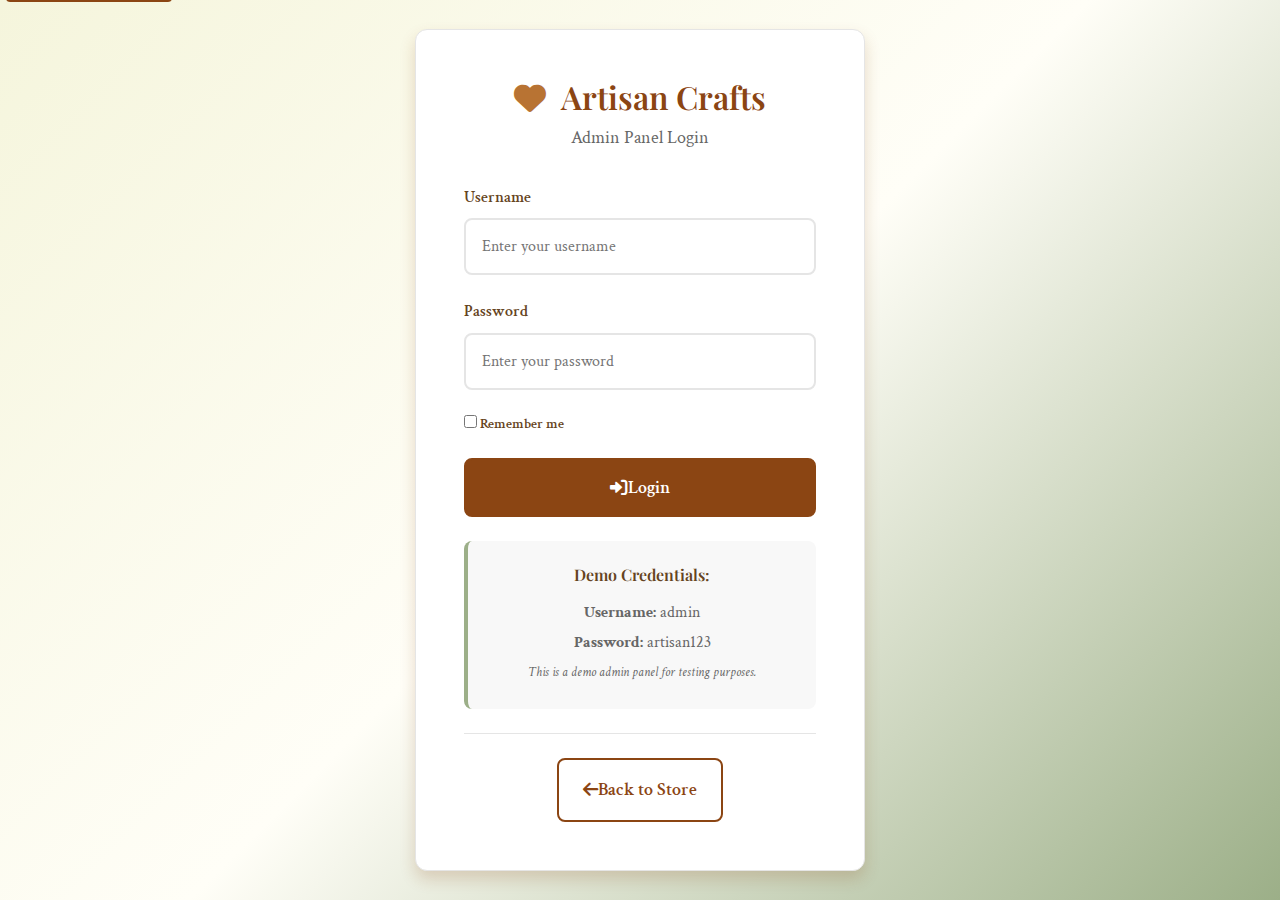
<file: admin/login.html>
<!DOCTYPE html>
<html lang="en">
<head>
    <meta charset="UTF-8">
    <meta name="viewport" content="width=device-width, initial-scale=1.0">
    <title>Admin Login - Artisan Crafts</title>
    <meta name="description" content="Admin login for Artisan Crafts store management">
    <link rel="stylesheet" href="../style.css">
    <link href="https://cdnjs.cloudflare.com/ajax/libs/font-awesome/6.0.0/css/all.min.css" rel="stylesheet">
    <link href="https://fonts.googleapis.com/css2?family=Crimson+Text:wght@400;600&family=Playfair+Display:wght@400;700&display=swap" rel="stylesheet">
</head>
<body>
    <!-- Skip Link for Accessibility -->
    <a href="#main-content" class="skip-link">Skip to main content</a>

    <!-- Admin Login Container -->
    <div class="login-container">
        <form class="login-form" id="admin-login-form">
            <div class="login-header">
                <h2><i class="fas fa-heart"></i> Artisan Crafts</h2>
                <p>Admin Panel Login</p>
            </div>

            <div class="form-group">
                <label for="username">Username</label>
                <input type="text" id="username" name="username" required 
                       placeholder="Enter your username" autocomplete="username">
            </div>

            <div class="form-group">
                <label for="password">Password</label>
                <input type="password" id="password" name="password" required 
                       placeholder="Enter your password" autocomplete="current-password">
            </div>

            <div class="form-group">
                <label class="checkbox-label">
                    <input type="checkbox" id="remember-me" name="remember">
                    <span class="checkmark"></span>
                    Remember me
                </label>
            </div>

            <button type="submit" class="btn btn-primary">
                <i class="fas fa-sign-in-alt"></i> Login
            </button>

            <div class="login-error" id="login-error" style="display: none;">
                <!-- Error message will be displayed here -->
            </div>

            <div class="login-info">
                <h4>Demo Credentials:</h4>
                <p><strong>Username:</strong> admin</p>
                <p><strong>Password:</strong> artisan123</p>
                <small>This is a demo admin panel for testing purposes.</small>
            </div>

            <div class="login-footer">
                <a href="../index.html" class="btn btn-outline">
                    <i class="fas fa-arrow-left"></i> Back to Store
                </a>
            </div>
        </form>
    </div>

    <!-- Additional Styles for Login Page -->
    <style>
        .login-container {
            background: linear-gradient(135deg, var(--cream) 0%, var(--warm-white) 50%, var(--sage-green) 100%);
            min-height: 100vh;
            display: flex;
            align-items: center;
            justify-content: center;
            padding: var(--spacing-md);
        }

        .login-form {
            background: var(--white);
            padding: var(--spacing-xxl);
            border-radius: var(--radius-lg);
            box-shadow: var(--shadow-lg);
            width: 100%;
            max-width: 450px;
            border: 1px solid var(--gray);
        }

        .login-header {
            text-align: center;
            margin-bottom: var(--spacing-xl);
        }

        .login-header h2 {
            color: var(--primary-brown);
            margin-bottom: var(--spacing-sm);
        }

        .login-header h2 i {
            color: var(--clay-red);
            margin-right: var(--spacing-sm);
        }

        .login-header p {
            color: var(--dark-gray);
            margin: 0;
            font-size: 1.1rem;
        }

        .form-group {
            margin-bottom: var(--spacing-lg);
        }

        .form-group label {
            display: block;
            color: var(--dark-brown);
            font-weight: 600;
            margin-bottom: var(--spacing-sm);
        }

        .form-group input[type="text"],
        .form-group input[type="password"] {
            width: 100%;
            padding: var(--spacing-md);
            border: 2px solid var(--gray);
            border-radius: var(--radius-md);
            font-size: 1rem;
            transition: var(--transition-fast);
        }

        .form-group input:focus {
            outline: none;
            border-color: var(--primary-brown);
            box-shadow: 0 0 0 3px rgba(139, 69, 19, 0.1);
        }

        .checkbox-label {
            display: flex;
            align-items: center;
            gap: var(--spacing-sm);
            cursor: pointer;
            font-size: 0.9rem;
            color: var(--dark-gray);
        }

        .checkbox-label input[type="checkbox"] {
            width: auto;
            margin: 0;
            accent-color: var(--primary-brown);
        }

        .login-form .btn {
            width: 100%;
            margin-bottom: var(--spacing-lg);
            font-size: 1.1rem;
            padding: var(--spacing-md) var(--spacing-lg);
        }

        .login-error {
            background-color: var(--error);
            color: var(--white);
            padding: var(--spacing-md);
            border-radius: var(--radius-sm);
            margin-bottom: var(--spacing-lg);
            text-align: center;
            font-weight: 600;
        }

        .login-info {
            background-color: var(--light-gray);
            padding: var(--spacing-lg);
            border-radius: var(--radius-md);
            margin-bottom: var(--spacing-lg);
            border-left: 4px solid var(--sage-green);
        }

        .login-info h4 {
            color: var(--dark-brown);
            margin-bottom: var(--spacing-md);
            font-size: 1rem;
        }

        .login-info p {
            margin-bottom: var(--spacing-xs);
            color: var(--dark-gray);
        }

        .login-info small {
            color: var(--dark-gray);
            font-style: italic;
        }

        .login-footer {
            text-align: center;
            padding-top: var(--spacing-lg);
            border-top: 1px solid var(--gray);
        }

        .login-footer .btn {
            width: auto;
            margin: 0;
        }

        /* Responsive Design */
        @media (max-width: 480px) {
            .login-container {
                padding: var(--spacing-sm);
            }

            .login-form {
                padding: var(--spacing-xl);
            }

            .login-header h2 {
                font-size: 1.5rem;
            }
        }

        /* Loading State */
        .login-form.loading {
            opacity: 0.7;
            pointer-events: none;
        }

        .login-form.loading .btn {
            background-color: var(--gray);
            cursor: not-allowed;
        }

        /* Focus Visible for Better Accessibility */
        .login-form *:focus-visible {
            outline: 2px solid var(--primary-brown);
            outline-offset: 2px;
        }
    </style>

    <script src="../js/admin.js"></script>
</body>
</html>
</file>
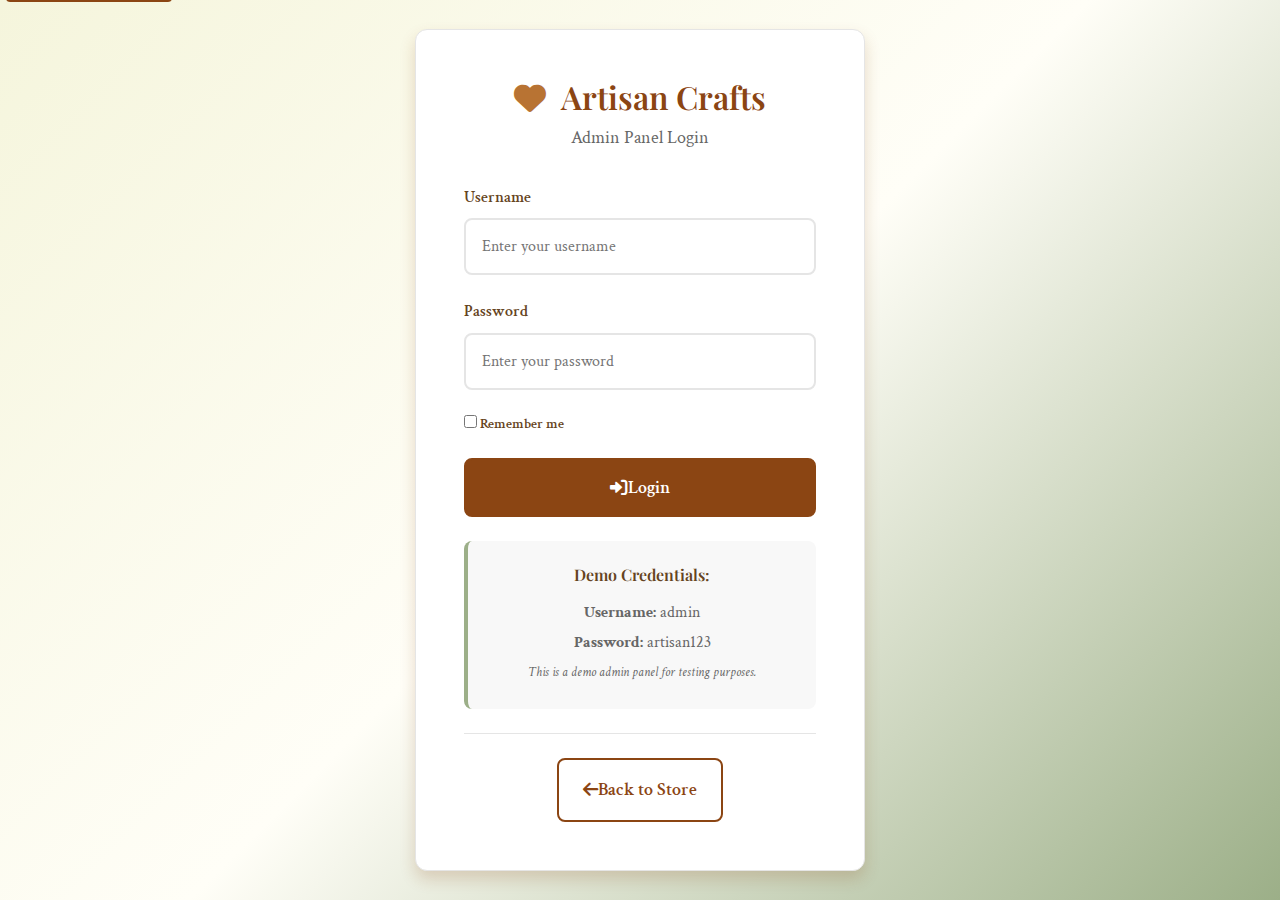
<file: admin/product-list.html>
<!DOCTYPE html>
<html lang="en">
<head>
    <meta charset="UTF-8">
    <meta name="viewport" content="width=device-width, initial-scale=1.0">
    <title>Product List - Artisan Crafts Admin</title>
    <meta name="description" content="Manage your handmade products inventory">
    <link rel="stylesheet" href="../style.css">
    <link href="https://cdnjs.cloudflare.com/ajax/libs/font-awesome/6.0.0/css/all.min.css" rel="stylesheet">
    <link href="https://fonts.googleapis.com/css2?family=Crimson+Text:wght@400;600&family=Playfair+Display:wght@400;700&display=swap" rel="stylesheet">
</head>
<body>
    <!-- Skip Link for Accessibility -->
    <a href="#main-content" class="skip-link">Skip to main content</a>

    <!-- Admin Layout -->
    <div class="admin-layout">
        <!-- Admin Sidebar -->
        <aside class="admin-sidebar">
            <div class="admin-logo">
                <h3><i class="fas fa-heart"></i> Artisan Crafts</h3>
                <p>Admin Panel</p>
            </div>

            <nav class="admin-navigation">
                <ul class="admin-nav">
                    <li>
                        <a href="dashboard.html">
                            <i class="fas fa-tachometer-alt"></i>
                            <span>Dashboard</span>
                        </a>
                    </li>
                    <li>
                        <a href="product-list.html" class="active">
                            <i class="fas fa-box"></i>
                            <span>Products</span>
                        </a>
                    </li>
                    <li>
                        <a href="add-product.html">
                            <i class="fas fa-plus-circle"></i>
                            <span>Add Product</span>
                        </a>
                    </li>
                    <li>
                        <a href="#" onclick="adminManager.logout()">
                            <i class="fas fa-sign-out-alt"></i>
                            <span>Logout</span>
                        </a>
                    </li>
                </ul>
            </nav>

            <div class="admin-user-info">
                <div class="user-avatar">
                    <i class="fas fa-user-circle"></i>
                </div>
                <div class="user-details">
                    <strong>Admin User</strong>
                    <small>Administrator</small>
                </div>
            </div>
        </aside>

        <!-- Admin Main Content -->
        <main class="admin-main" id="main-content">
            <!-- Admin Header -->
            <header class="admin-header">
                <div class="admin-header-content">
                    <h1>Product Management</h1>
                    <p>Manage your handmade product inventory and listings.</p>
                </div>
                <div class="admin-header-actions">
                    <a href="add-product.html" class="btn btn-primary btn-sm">
                        <i class="fas fa-plus"></i> Add New Product
                    </a>
                    <button class="btn btn-outline btn-sm" onclick="location.reload()">
                        <i class="fas fa-sync-alt"></i> Refresh
                    </button>
                </div>
            </header>

            <!-- Filters and Search -->
            <section class="admin-section">
                <div class="filters-container">
                    <div class="filters-row">
                        <div class="filter-group">
                            <label for="product-search">Search Products</label>
                            <div class="search-box">
                                <input type="text" id="product-search" placeholder="Search by name or description...">
                                <i class="fas fa-search"></i>
                            </div>
                        </div>

                        <div class="filter-group">
                            <label for="category-filter">Filter by Category</label>
                            <select id="category-filter">
                                <option value="all">All Categories</option>
                                <option value="pottery">Pottery</option>
                                <option value="jewelry">Jewelry</option>
                                <option value="home-decor">Home Decor</option>
                                <option value="textiles">Textiles</option>
                            </select>
                        </div>

                        <div class="filter-group">
                            <label for="status-filter">Filter by Status</label>
                            <select id="status-filter">
                                <option value="all">All Products</option>
                                <option value="in-stock">In Stock</option>
                                <option value="out-of-stock">Out of Stock</option>
                                <option value="featured">Featured</option>
                            </select>
                        </div>

                        <div class="filter-group">
                            <label for="sort-products">Sort by</label>
                            <select id="sort-products">
                                <option value="name">Name (A-Z)</option>
                                <option value="name-desc">Name (Z-A)</option>
                                <option value="price-low">Price (Low to High)</option>
                                <option value="price-high">Price (High to Low)</option>
                                <option value="date-new">Newest First</option>
                                <option value="date-old">Oldest First</option>
                            </select>
                        </div>
                    </div>
                </div>
            </section>

            <!-- Product Statistics -->
            <section class="admin-section">
                <div class="product-stats">
                    <div class="stat-item">
                        <div class="stat-icon">
                            <i class="fas fa-box"></i>
                        </div>
                        <div class="stat-content">
                            <span class="stat-number" id="total-products-count">0</span>
                            <span class="stat-label">Total Products</span>
                        </div>
                    </div>

                    <div class="stat-item">
                        <div class="stat-icon">
                            <i class="fas fa-check-circle"></i>
                        </div>
                        <div class="stat-content">
                            <span class="stat-number" id="in-stock-count">0</span>
                            <span class="stat-label">In Stock</span>
                        </div>
                    </div>

                    <div class="stat-item">
                        <div class="stat-icon">
                            <i class="fas fa-exclamation-triangle"></i>
                        </div>
                        <div class="stat-content">
                            <span class="stat-number" id="out-of-stock-count">0</span>
                            <span class="stat-label">Out of Stock</span>
                        </div>
                    </div>

                    <div class="stat-item">
                        <div class="stat-icon">
                            <i class="fas fa-star"></i>
                        </div>
                        <div class="stat-content">
                            <span class="stat-number" id="featured-count">0</span>
                            <span class="stat-label">Featured</span>
                        </div>
                    </div>
                </div>
            </section>

            <!-- Product List -->
            <section class="admin-section">
                <div class="admin-table">
                    <div id="product-list">
                        <div class="loading-state">
                            <i class="fas fa-spinner fa-spin"></i>
                            <p>Loading products...</p>
                        </div>
                    </div>
                </div>
            </section>

            <!-- Bulk Actions -->
            <section class="admin-section">
                <div class="bulk-actions">
                    <div class="bulk-actions-header">
                        <h3>Bulk Actions</h3>
                        <p>Select products to perform bulk operations</p>
                    </div>

                    <div class="bulk-actions-buttons">
                        <button class="btn btn-outline" onclick="alert('Feature coming soon!')">
                            <i class="fas fa-eye"></i> Mark as Featured
                        </button>
                        <button class="btn btn-outline" onclick="alert('Feature coming soon!')">
                            <i class="fas fa-eye-slash"></i> Remove from Featured
                        </button>
                        <button class="btn btn-outline" onclick="alert('Feature coming soon!')">
                            <i class="fas fa-check-circle"></i> Mark In Stock
                        </button>
                        <button class="btn btn-outline" onclick="alert('Feature coming soon!')">
                            <i class="fas fa-times-circle"></i> Mark Out of Stock
                        </button>
                        <button class="btn btn-outline btn-danger" onclick="alert('Feature coming soon!')">
                            <i class="fas fa-trash"></i> Delete Selected
                        </button>
                    </div>
                </div>
            </section>
        </main>
    </div>

    <!-- Delete Confirmation Modal -->
    <div class="modal" id="delete-modal">
        <div class="modal-content">
            <span class="modal-close">&times;</span>
            <div class="modal-body">
                <div class="modal-icon">
                    <i class="fas fa-exclamation-triangle"></i>
                </div>
                <h3>Confirm Deletion</h3>
                <p id="delete-message">Are you sure you want to delete this product?</p>
                <div class="modal-actions">
                    <button class="btn btn-outline" onclick="closeModal('delete-modal')">Cancel</button>
                    <button class="btn btn-danger" id="confirm-delete">Delete Product</button>
                </div>
            </div>
        </div>
    </div>

    <!-- Additional Styles for Product List Page -->
    <style>
        .filters-container {
            background: var(--white);
            padding: var(--spacing-xl);
            border-radius: var(--radius-lg);
            box-shadow: var(--shadow-sm);
            border: 1px solid var(--gray);
            margin-bottom: var(--spacing-xl);
        }

        .filters-row {
            display: grid;
            grid-template-columns: 2fr 1fr 1fr 1fr;
            gap: var(--spacing-lg);
            align-items: end;
        }

        .filter-group {
            display: flex;
            flex-direction: column;
            gap: var(--spacing-sm);
        }

        .filter-group label {
            color: var(--dark-brown);
            font-weight: 600;
            font-size: 0.9rem;
        }

        .search-box {
            position: relative;
        }

        .search-box input {
            width: 100%;
            padding: var(--spacing-md);
            padding-right: 40px;
            border: 2px solid var(--gray);
            border-radius: var(--radius-md);
            transition: var(--transition-fast);
        }

        .search-box input:focus {
            border-color: var(--primary-brown);
            outline: none;
        }

        .search-box i {
            position: absolute;
            right: var(--spacing-md);
            top: 50%;
            transform: translateY(-50%);
            color: var(--dark-gray);
        }

        .filter-group select {
            padding: var(--spacing-md);
            border: 2px solid var(--gray);
            border-radius: var(--radius-md);
            background: var(--white);
            transition: var(--transition-fast);
        }

        .filter-group select:focus {
            border-color: var(--primary-brown);
            outline: none;
        }

        .product-stats {
            display: grid;
            grid-template-columns: repeat(auto-fit, minmax(200px, 1fr));
            gap: var(--spacing-lg);
            margin-bottom: var(--spacing-xl);
        }

        .stat-item {
            background: var(--white);
            padding: var(--spacing-lg);
            border-radius: var(--radius-lg);
            box-shadow: var(--shadow-sm);
            border: 1px solid var(--gray);
            display: flex;
            align-items: center;
            gap: var(--spacing-md);
        }

        .stat-icon {
            font-size: 2rem;
            color: var(--primary-brown);
            opacity: 0.8;
        }

        .stat-content {
            display: flex;
            flex-direction: column;
        }

        .stat-number {
            font-size: 1.5rem;
            font-weight: 700;
            color: var(--dark-brown);
            line-height: 1;
        }

        .stat-label {
            color: var(--dark-gray);
            font-size: 0.85rem;
            text-transform: uppercase;
            letter-spacing: 0.5px;
        }

        .product-info {
            display: flex;
            align-items: center;
            gap: var(--spacing-md);
        }

        .product-image-small {
            width: 60px;
            height: 50px;
            border-radius: var(--radius-sm);
            overflow: hidden;
            flex-shrink: 0;
        }

        .product-image-small svg {
            width: 100%;
            height: 100%;
        }

        .status-badge.in-stock {
            background: var(--success);
            color: var(--white);
        }

        .status-badge.out-of-stock {
            background: var(--error);
            color: var(--white);
        }

        .status-badge.featured {
            background: var(--clay-red);
            color: var(--white);
        }

        .status-badge.regular {
            background: var(--gray);
            color: var(--dark-brown);
        }

        .table-actions {
            display: flex;
            gap: var(--spacing-xs);
        }

        .table-actions .btn {
            padding: var(--spacing-xs) var(--spacing-sm);
            font-size: 0.8rem;
            border-radius: var(--radius-sm);
        }

        .loading-state {
            text-align: center;
            padding: var(--spacing-xxl);
            color: var(--dark-gray);
        }

        .loading-state i {
            font-size: 2rem;
            margin-bottom: var(--spacing-md);
            color: var(--primary-brown);
        }

        .bulk-actions {
            background: var(--white);
            padding: var(--spacing-xl);
            border-radius: var(--radius-lg);
            box-shadow: var(--shadow-sm);
            border: 1px solid var(--gray);
            border-left: 4px solid var(--sage-green);
        }

        .bulk-actions-header {
            margin-bottom: var(--spacing-lg);
        }

        .bulk-actions-header h3 {
            color: var(--dark-brown);
            margin-bottom: var(--spacing-sm);
        }

        .bulk-actions-header p {
            color: var(--dark-gray);
            margin: 0;
            font-size: 0.9rem;
        }

        .bulk-actions-buttons {
            display: flex;
            flex-wrap: wrap;
            gap: var(--spacing-sm);
        }

        .btn-danger {
            background-color: var(--error);
            border-color: var(--error);
            color: var(--white);
        }

        .btn-danger:hover {
            background-color: #B22222;
            border-color: #B22222;
        }

        /* Modal Styles */
        .modal-body {
            text-align: center;
            padding: var(--spacing-xl);
        }

        .modal-icon {
            font-size: 3rem;
            color: var(--warning);
            margin-bottom: var(--spacing-lg);
        }

        .modal-body h3 {
            color: var(--dark-brown);
            margin-bottom: var(--spacing-md);
        }

        .modal-body p {
            color: var(--dark-gray);
            margin-bottom: var(--spacing-xl);
        }

        .modal-actions {
            display: flex;
            gap: var(--spacing-md);
            justify-content: center;
        }

        /* Responsive Design */
        @media (max-width: 768px) {
            .filters-row {
                grid-template-columns: 1fr;
                gap: var(--spacing-md);
            }

            .product-stats {
                grid-template-columns: repeat(auto-fit, minmax(150px, 1fr));
            }

            .admin-table {
                overflow-x: auto;
            }

            .admin-table table {
                min-width: 800px;
            }

            .bulk-actions-buttons {
                flex-direction: column;
            }

            .bulk-actions-buttons .btn {
                width: 100%;
            }

            .modal-actions {
                flex-direction: column;
            }

            .admin-header {
                flex-direction: column;
                gap: var(--spacing-md);
            }

            .admin-header-actions {
                width: 100%;
                justify-content: stretch;
            }

            .admin-header-actions .btn {
                flex: 1;
            }
        }

        /* Empty State */
        .empty-state {
            text-align: center;
            padding: var(--spacing-xxl);
        }

        .empty-state i {
            font-size: 4rem;
            color: var(--gray);
            margin-bottom: var(--spacing-lg);
        }

        .empty-state h3 {
            color: var(--dark-brown);
            margin-bottom: var(--spacing-md);
        }

        .empty-state p {
            color: var(--dark-gray);
            margin-bottom: var(--spacing-xl);
        }
    </style>

    <script src="../js/admin.js"></script>
</body>
</html>
</file>
<file: style.css>
/* CSS Variables for Consistent Theming */
:root {
    /* Earth Tone Color Palette */
    --primary-brown: #8B4513;
    --secondary-brown: #A0522D;
    --light-brown: #D2691E;
    --cream: #F5F5DC;
    --warm-white: #FFFEF7;
    --dark-brown: #654321;
    --sage-green: #9CAF88;
    --rust-orange: #CD853F;
    --clay-red: #B87333;
    
    /* Neutral Colors */
    --white: #FFFFFF;
    --light-gray: #F8F8F8;
    --gray: #E5E5E5;
    --dark-gray: #666666;
    --black: #333333;
    
    /* Accent Colors */
    --success: #7B8471;
    --warning: #D2B48C;
    --error: #CD5C5C;
    --info: #87CEEB;
    
    /* Typography */
    --font-heading: 'Playfair Display', serif;
    --font-body: 'Crimson Text', serif;
    
    /* Spacing */
    --spacing-xs: 0.25rem;
    --spacing-sm: 0.5rem;
    --spacing-md: 1rem;
    --spacing-lg: 1.5rem;
    --spacing-xl: 2rem;
    --spacing-xxl: 3rem;
    
    /* Border Radius */
    --radius-sm: 4px;
    --radius-md: 8px;
    --radius-lg: 12px;
    
    /* Shadows */
    --shadow-sm: 0 2px 4px rgba(139, 69, 19, 0.1);
    --shadow-md: 0 4px 8px rgba(139, 69, 19, 0.15);
    --shadow-lg: 0 8px 16px rgba(139, 69, 19, 0.2);
    
    /* Transitions */
    --transition-fast: 0.2s ease;
    --transition-medium: 0.3s ease;
    --transition-slow: 0.5s ease;
}

/* Reset and Base Styles */
* {
    margin: 0;
    padding: 0;
    box-sizing: border-box;
}

html {
    scroll-behavior: smooth;
}

body {
    font-family: var(--font-body);
    font-size: 16px;
    line-height: 1.6;
    color: var(--black);
    background-color: var(--warm-white);
    overflow-x: hidden;
}

img {
    max-width: 100%;
    height: auto;
    display: block;
}

a {
    text-decoration: none;
    color: inherit;
    transition: var(--transition-fast);
}

button {
    border: none;
    background: none;
    cursor: pointer;
    font-family: inherit;
    transition: var(--transition-fast);
}

input, textarea, select {
    font-family: inherit;
    font-size: inherit;
}

/* Typography */
h1, h2, h3, h4, h5, h6 {
    font-family: var(--font-heading);
    line-height: 1.2;
    margin-bottom: var(--spacing-md);
    color: var(--dark-brown);
}

h1 { font-size: 2.5rem; font-weight: 700; }
h2 { font-size: 2rem; font-weight: 600; }
h3 { font-size: 1.75rem; font-weight: 600; }
h4 { font-size: 1.5rem; font-weight: 600; }
h5 { font-size: 1.25rem; font-weight: 600; }
h6 { font-size: 1rem; font-weight: 600; }

p {
    margin-bottom: var(--spacing-md);
    color: var(--dark-gray);
}

/* Container */
.container {
    max-width: 1200px;
    margin: 0 auto;
    padding: 0 var(--spacing-md);
}

/* Button Styles */
.btn {
    display: inline-flex;
    align-items: center;
    justify-content: center;
    padding: var(--spacing-md) var(--spacing-xl);
    border-radius: var(--radius-md);
    font-weight: 600;
    text-align: center;
    cursor: pointer;
    transition: var(--transition-medium);
    text-decoration: none;
    border: 2px solid transparent;
    font-size: 1rem;
    min-height: 48px;
}

.btn:disabled {
    opacity: 0.6;
    cursor: not-allowed;
}

.btn-primary {
    background-color: var(--primary-brown);
    color: var(--white);
    border-color: var(--primary-brown);
}

.btn-primary:hover:not(:disabled) {
    background-color: var(--secondary-brown);
    border-color: var(--secondary-brown);
    transform: translateY(-2px);
    box-shadow: var(--shadow-md);
}

.btn-outline {
    background-color: transparent;
    color: var(--primary-brown);
    border-color: var(--primary-brown);
}

.btn-outline:hover:not(:disabled) {
    background-color: var(--primary-brown);
    color: var(--white);
    transform: translateY(-2px);
    box-shadow: var(--shadow-md);
}

.btn-secondary {
    background-color: var(--sage-green);
    color: var(--white);
    border-color: var(--sage-green);
}

.btn-secondary:hover:not(:disabled) {
    background-color: #7B8471;
    border-color: #7B8471;
    transform: translateY(-2px);
    box-shadow: var(--shadow-md);
}

/* Navigation */
.navbar {
    background-color: var(--white);
    box-shadow: var(--shadow-sm);
    position: fixed;
    top: 0;
    left: 0;
    right: 0;
    z-index: 1000;
    transition: var(--transition-medium);
}

.nav-container {
    display: flex;
    justify-content: space-between;
    align-items: center;
    padding: var(--spacing-md) var(--spacing-md);
    max-width: 1200px;
    margin: 0 auto;
}

.nav-logo h2 {
    color: var(--primary-brown);
    margin: 0;
    font-size: 1.5rem;
}

.nav-logo i {
    color: var(--clay-red);
    margin-right: var(--spacing-sm);
}

.nav-menu {
    display: flex;
    list-style: none;
    align-items: center;
    gap: var(--spacing-lg);
}

.nav-link {
    padding: var(--spacing-sm) var(--spacing-md);
    border-radius: var(--radius-sm);
    font-weight: 500;
    color: var(--dark-brown);
    position: relative;
}

.nav-link:hover {
    color: var(--primary-brown);
    background-color: var(--cream);
}

.nav-link.active {
    color: var(--primary-brown);
    font-weight: 600;
}

.cart-link {
    position: relative;
}

.cart-count {
    position: absolute;
    top: -8px;
    right: -8px;
    background-color: var(--clay-red);
    color: var(--white);
    border-radius: 50%;
    font-size: 0.75rem;
    padding: 2px 6px;
    min-width: 18px;
    height: 18px;
    display: flex;
    align-items: center;
    justify-content: center;
    font-weight: 600;
}

/* Hamburger Menu */
.hamburger {
    display: none;
    flex-direction: column;
    cursor: pointer;
    padding: var(--spacing-sm);
}

.bar {
    width: 25px;
    height: 3px;
    background-color: var(--primary-brown);
    margin: 3px 0;
    transition: var(--transition-fast);
    border-radius: 2px;
}

/* Hero Section */
.hero {
    display: flex;
    align-items: center;
    min-height: 100vh;
    padding: 80px var(--spacing-md) var(--spacing-xxl);
    background: linear-gradient(135deg, var(--cream) 0%, var(--warm-white) 100%);
    position: relative;
    overflow: hidden;
}

.hero-content {
    flex: 1;
    max-width: 600px;
    z-index: 2;
}

.hero-title {
    font-size: clamp(2.5rem, 5vw, 3.5rem);
    color: var(--dark-brown);
    margin-bottom: var(--spacing-lg);
    line-height: 1.1;
}

.hero-subtitle {
    font-size: 1.25rem;
    color: var(--dark-gray);
    margin-bottom: var(--spacing-xl);
    line-height: 1.4;
}

.hero-image {
    flex: 1;
    display: flex;
    justify-content: center;
    align-items: center;
    opacity: 0.8;
}

.hero-image svg {
    max-width: 100%;
    height: auto;
    filter: drop-shadow(var(--shadow-lg));
}

/* Page Header */
.page-header {
    background: linear-gradient(135deg, var(--primary-brown) 0%, var(--secondary-brown) 100%);
    color: var(--white);
    text-align: center;
    padding: 120px var(--spacing-md) var(--spacing-xxl);
    margin-top: 60px;
}

.page-header h1 {
    color: var(--white);
    font-size: clamp(2rem, 4vw, 3rem);
    margin-bottom: var(--spacing-md);
}

.page-header p {
    color: var(--cream);
    font-size: 1.2rem;
    margin: 0;
}

/* Section Styles */
section {
    padding: var(--spacing-xxl) 0;
}

.section-title {
    text-align: center;
    font-size: 2.5rem;
    color: var(--dark-brown);
    margin-bottom: var(--spacing-xxl);
    position: relative;
}

.section-title::after {
    content: '';
    position: absolute;
    bottom: -10px;
    left: 50%;
    transform: translateX(-50%);
    width: 60px;
    height: 3px;
    background-color: var(--clay-red);
    border-radius: 2px;
}

/* Featured Products */
.featured-products {
    background-color: var(--light-gray);
}

.products-grid {
    display: grid;
    grid-template-columns: repeat(auto-fit, minmax(280px, 1fr));
    gap: var(--spacing-xl);
    margin-bottom: var(--spacing-xl);
}

.product-card {
    background-color: var(--white);
    border-radius: var(--radius-lg);
    overflow: hidden;
    box-shadow: var(--shadow-sm);
    transition: var(--transition-medium);
    cursor: pointer;
}

.product-card:hover {
    transform: translateY(-5px);
    box-shadow: var(--shadow-lg);
}

.product-image {
    position: relative;
    height: 250px;
    background-color: var(--gray);
    overflow: hidden;
}

.product-image svg {
    width: 100%;
    height: 100%;
    object-fit: cover;
}

.product-badge {
    position: absolute;
    top: var(--spacing-md);
    right: var(--spacing-md);
    background-color: var(--clay-red);
    color: var(--white);
    padding: var(--spacing-xs) var(--spacing-sm);
    border-radius: var(--radius-sm);
    font-size: 0.8rem;
    font-weight: 600;
}

.product-info {
    padding: var(--spacing-lg);
}

.product-title {
    font-size: 1.25rem;
    color: var(--dark-brown);
    margin-bottom: var(--spacing-sm);
    font-weight: 600;
}

.product-description {
    color: var(--dark-gray);
    font-size: 0.9rem;
    margin-bottom: var(--spacing-md);
    line-height: 1.5;
}

.product-price {
    font-size: 1.5rem;
    font-weight: 700;
    color: var(--primary-brown);
    margin-bottom: var(--spacing-md);
}

.product-actions {
    display: flex;
    gap: var(--spacing-sm);
}

.product-actions .btn {
    flex: 1;
    font-size: 0.9rem;
    padding: var(--spacing-sm) var(--spacing-md);
}

/* Categories */
.categories-grid {
    display: grid;
    grid-template-columns: repeat(auto-fit, minmax(250px, 1fr));
    gap: var(--spacing-xl);
}

.category-card {
    background-color: var(--white);
    padding: var(--spacing-xxl) var(--spacing-xl);
    border-radius: var(--radius-lg);
    text-align: center;
    box-shadow: var(--shadow-sm);
    transition: var(--transition-medium);
    cursor: pointer;
}

.category-card:hover {
    transform: translateY(-5px);
    box-shadow: var(--shadow-lg);
    background-color: var(--cream);
}

.category-icon {
    font-size: 3rem;
    color: var(--primary-brown);
    margin-bottom: var(--spacing-lg);
}

.category-card h3 {
    color: var(--dark-brown);
    margin-bottom: var(--spacing-md);
}

.category-card p {
    color: var(--dark-gray);
    margin: 0;
}

/* Testimonials */
.testimonials {
    background-color: var(--cream);
}

.testimonials-grid {
    display: grid;
    grid-template-columns: repeat(auto-fit, minmax(300px, 1fr));
    gap: var(--spacing-xl);
}

.testimonial-card {
    background-color: var(--white);
    padding: var(--spacing-xl);
    border-radius: var(--radius-lg);
    box-shadow: var(--shadow-sm);
    text-align: center;
}

.stars {
    color: var(--rust-orange);
    font-size: 1.2rem;
    margin-bottom: var(--spacing-md);
}

.testimonial-card p {
    font-style: italic;
    margin-bottom: var(--spacing-lg);
    font-size: 1.1rem;
}

.customer {
    color: var(--primary-brown);
    font-weight: 600;
}

/* Newsletter */
.newsletter {
    background: linear-gradient(135deg, var(--sage-green) 0%, var(--primary-brown) 100%);
    color: var(--white);
    text-align: center;
}

.newsletter-content h2 {
    color: var(--white);
    margin-bottom: var(--spacing-md);
}

.newsletter-content p {
    color: var(--cream);
    margin-bottom: var(--spacing-xl);
    font-size: 1.1rem;
}

.newsletter-form {
    display: flex;
    max-width: 500px;
    margin: 0 auto var(--spacing-md);
    gap: var(--spacing-md);
}

.newsletter-form input {
    flex: 1;
    padding: var(--spacing-md);
    border: none;
    border-radius: var(--radius-md);
    font-size: 1rem;
}

.newsletter-form input:focus {
    outline: 2px solid var(--cream);
    outline-offset: 2px;
}

.newsletter-message {
    margin-top: var(--spacing-md);
    padding: var(--spacing-sm);
    border-radius: var(--radius-sm);
    font-weight: 600;
}

.newsletter-message.success {
    background-color: var(--success);
    color: var(--white);
}

.newsletter-message.error {
    background-color: var(--error);
    color: var(--white);
}

/* Footer */
.footer {
    background-color: var(--dark-brown);
    color: var(--cream);
    padding: var(--spacing-xxl) 0 var(--spacing-lg);
}

.footer-content {
    display: grid;
    grid-template-columns: repeat(auto-fit, minmax(250px, 1fr));
    gap: var(--spacing-xl);
    margin-bottom: var(--spacing-xl);
}

.footer-section h3,
.footer-section h4 {
    color: var(--white);
    margin-bottom: var(--spacing-lg);
}

.footer-section h3 i {
    color: var(--clay-red);
    margin-right: var(--spacing-sm);
}

.footer-section p {
    color: var(--cream);
    margin-bottom: var(--spacing-sm);
}

.footer-section ul {
    list-style: none;
}

.footer-section ul li {
    margin-bottom: var(--spacing-sm);
}

.footer-section ul li a {
    color: var(--cream);
    transition: var(--transition-fast);
}

.footer-section ul li a:hover {
    color: var(--white);
}

.social-links {
    display: flex;
    gap: var(--spacing-md);
    margin-top: var(--spacing-md);
}

.social-links a {
    display: flex;
    align-items: center;
    justify-content: center;
    width: 40px;
    height: 40px;
    background-color: var(--primary-brown);
    color: var(--white);
    border-radius: 50%;
    transition: var(--transition-fast);
}

.social-links a:hover {
    background-color: var(--clay-red);
    transform: translateY(-2px);
}

.social-links.large a {
    width: 50px;
    height: 50px;
    font-size: 1.2rem;
}

.footer-bottom {
    text-align: center;
    padding-top: var(--spacing-lg);
    border-top: 1px solid var(--primary-brown);
    color: var(--cream);
}

/* Shop Page Styles */
.shop-content {
    padding: var(--spacing-xl) 0;
}

.shop-layout {
    display: grid;
    grid-template-columns: 250px 1fr;
    gap: var(--spacing-xxl);
}

.filters-sidebar {
    background-color: var(--white);
    padding: var(--spacing-xl);
    border-radius: var(--radius-lg);
    box-shadow: var(--shadow-sm);
    height: fit-content;
    position: sticky;
    top: 100px;
}

.filter-section {
    margin-bottom: var(--spacing-xl);
}

.filter-section h3 {
    color: var(--dark-brown);
    margin-bottom: var(--spacing-md);
    font-size: 1.1rem;
}

.search-box {
    position: relative;
}

.search-box input {
    width: 100%;
    padding: var(--spacing-md);
    border: 2px solid var(--gray);
    border-radius: var(--radius-md);
    font-size: 0.9rem;
}

.search-box input:focus {
    outline: none;
    border-color: var(--primary-brown);
}

.search-box i {
    position: absolute;
    right: var(--spacing-md);
    top: 50%;
    transform: translateY(-50%);
    color: var(--dark-gray);
}

.filter-group {
    display: flex;
    flex-direction: column;
    gap: var(--spacing-sm);
}

.filter-option {
    display: flex;
    align-items: center;
    cursor: pointer;
    padding: var(--spacing-sm);
    border-radius: var(--radius-sm);
    transition: var(--transition-fast);
}

.filter-option:hover {
    background-color: var(--cream);
}

.filter-option input[type="radio"] {
    margin-right: var(--spacing-sm);
    accent-color: var(--primary-brown);
}

.filter-section select {
    width: 100%;
    padding: var(--spacing-md);
    border: 2px solid var(--gray);
    border-radius: var(--radius-md);
    background-color: var(--white);
    font-size: 0.9rem;
}

.filter-section select:focus {
    outline: none;
    border-color: var(--primary-brown);
}

.products-main {
    min-height: 500px;
}

.products-header {
    display: flex;
    justify-content: space-between;
    align-items: center;
    margin-bottom: var(--spacing-xl);
}

.results-count {
    color: var(--dark-gray);
    font-size: 0.9rem;
}

.mobile-filter-toggle {
    display: none;
    background-color: var(--primary-brown);
    color: var(--white);
    padding: var(--spacing-sm) var(--spacing-md);
    border-radius: var(--radius-sm);
    font-size: 0.9rem;
}

.no-results {
    text-align: center;
    padding: var(--spacing-xxl);
    color: var(--dark-gray);
}

.no-results i {
    font-size: 3rem;
    color: var(--gray);
    margin-bottom: var(--spacing-lg);
}

/* Pagination */
.pagination {
    display: flex;
    justify-content: center;
    align-items: center;
    gap: var(--spacing-sm);
    margin-top: var(--spacing-xxl);
}

.pagination button {
    padding: var(--spacing-sm) var(--spacing-md);
    border: 2px solid var(--primary-brown);
    background-color: var(--white);
    color: var(--primary-brown);
    border-radius: var(--radius-sm);
    cursor: pointer;
    transition: var(--transition-fast);
}

.pagination button:hover:not(:disabled) {
    background-color: var(--primary-brown);
    color: var(--white);
}

.pagination button.active {
    background-color: var(--primary-brown);
    color: var(--white);
}

.pagination button:disabled {
    opacity: 0.5;
    cursor: not-allowed;
}

/* Product Details Page */
.breadcrumb {
    background-color: var(--light-gray);
    padding: var(--spacing-md) 0;
    margin-top: 60px;
    font-size: 0.9rem;
}

.breadcrumb a {
    color: var(--primary-brown);
}

.breadcrumb a:hover {
    text-decoration: underline;
}

.breadcrumb span {
    color: var(--dark-gray);
    margin: 0 var(--spacing-sm);
}

.product-details {
    padding: var(--spacing-xxl) 0;
}

.product-layout {
    display: grid;
    grid-template-columns: 1fr 1fr;
    gap: var(--spacing-xxl);
    align-items: start;
}

.product-gallery {
    position: sticky;
    top: 100px;
}

.main-image {
    width: 100%;
    height: 400px;
    background-color: var(--gray);
    border-radius: var(--radius-lg);
    margin-bottom: var(--spacing-lg);
    overflow: hidden;
    cursor: pointer;
}

.main-image svg {
    width: 100%;
    height: 100%;
    object-fit: cover;
}

.thumbnail-images {
    display: grid;
    grid-template-columns: repeat(4, 1fr);
    gap: var(--spacing-sm);
}

.thumbnail {
    height: 80px;
    background-color: var(--gray);
    border-radius: var(--radius-sm);
    cursor: pointer;
    border: 2px solid transparent;
    transition: var(--transition-fast);
    overflow: hidden;
}

.thumbnail:hover,
.thumbnail.active {
    border-color: var(--primary-brown);
}

.thumbnail svg {
    width: 100%;
    height: 100%;
    object-fit: cover;
}

.product-info h1 {
    font-size: 2rem;
    color: var(--dark-brown);
    margin-bottom: var(--spacing-md);
}

.product-price {
    font-size: 2rem;
    font-weight: 700;
    color: var(--primary-brown);
    margin-bottom: var(--spacing-lg);
}

.product-description {
    color: var(--dark-gray);
    line-height: 1.6;
    margin-bottom: var(--spacing-xl);
}

.product-options {
    margin-bottom: var(--spacing-xl);
}

.option-group {
    margin-bottom: var(--spacing-lg);
}

.option-group label {
    display: block;
    color: var(--dark-brown);
    font-weight: 600;
    margin-bottom: var(--spacing-sm);
}

.option-group select,
.quantity-input {
    padding: var(--spacing-md);
    border: 2px solid var(--gray);
    border-radius: var(--radius-md);
    font-size: 1rem;
    background-color: var(--white);
}

.option-group select:focus,
.quantity-input:focus {
    outline: none;
    border-color: var(--primary-brown);
}

.quantity-controls {
    display: flex;
    align-items: center;
    gap: var(--spacing-sm);
}

.quantity-btn {
    width: 40px;
    height: 40px;
    border: 2px solid var(--primary-brown);
    background-color: var(--white);
    color: var(--primary-brown);
    border-radius: var(--radius-sm);
    font-weight: 600;
    cursor: pointer;
    transition: var(--transition-fast);
}

.quantity-btn:hover {
    background-color: var(--primary-brown);
    color: var(--white);
}

.quantity-input {
    width: 80px;
    text-align: center;
}

.product-actions {
    display: flex;
    gap: var(--spacing-md);
    margin-bottom: var(--spacing-xl);
}

.product-meta {
    border-top: 1px solid var(--gray);
    padding-top: var(--spacing-lg);
}

.meta-item {
    display: flex;
    justify-content: space-between;
    margin-bottom: var(--spacing-sm);
    font-size: 0.9rem;
}

.meta-label {
    color: var(--dark-gray);
}

.meta-value {
    color: var(--dark-brown);
    font-weight: 600;
}

.loading-spinner {
    text-align: center;
    padding: var(--spacing-xxl);
    color: var(--dark-gray);
}

.loading-spinner i {
    font-size: 2rem;
    margin-bottom: var(--spacing-md);
}

/* Related Products */
.related-products {
    background-color: var(--light-gray);
}

/* About Page Styles */
.about-content {
    padding: var(--spacing-xl) 0;
}

.about-section {
    display: grid;
    grid-template-columns: 1fr 1fr;
    gap: var(--spacing-xxl);
    align-items: center;
    margin-bottom: var(--spacing-xxl);
}

.about-section.reverse {
    direction: rtl;
}

.about-section.reverse > * {
    direction: ltr;
}

.about-text {
    font-size: 1.1rem;
    line-height: 1.7;
}

.about-text h2 {
    margin-bottom: var(--spacing-lg);
}

.about-text ul {
    margin: var(--spacing-lg) 0;
    padding-left: var(--spacing-xl);
}

.about-text li {
    margin-bottom: var(--spacing-sm);
    color: var(--dark-gray);
}

.about-text li strong {
    color: var(--primary-brown);
}

.about-image {
    display: flex;
    justify-content: center;
    align-items: center;
}

.about-image svg {
    max-width: 100%;
    height: auto;
    filter: drop-shadow(var(--shadow-md));
}

.mission-vision {
    margin: var(--spacing-xxl) 0;
}

.mission-vision-grid {
    display: grid;
    grid-template-columns: repeat(auto-fit, minmax(400px, 1fr));
    gap: var(--spacing-xl);
}

.mission-card {
    background-color: var(--white);
    padding: var(--spacing-xxl);
    border-radius: var(--radius-lg);
    box-shadow: var(--shadow-sm);
    text-align: center;
}

.card-icon {
    font-size: 2.5rem;
    color: var(--primary-brown);
    margin-bottom: var(--spacing-lg);
}

.values-section {
    background-color: var(--cream);
    padding: var(--spacing-xxl);
    border-radius: var(--radius-lg);
    margin: var(--spacing-xxl) 0;
}

.values-grid {
    display: grid;
    grid-template-columns: repeat(auto-fit, minmax(200px, 1fr));
    gap: var(--spacing-xl);
}

.value-card {
    text-align: center;
    background-color: var(--white);
    padding: var(--spacing-xl);
    border-radius: var(--radius-lg);
    box-shadow: var(--shadow-sm);
}

.value-icon {
    font-size: 2rem;
    color: var(--primary-brown);
    margin-bottom: var(--spacing-md);
}

.value-card h4 {
    color: var(--dark-brown);
    margin-bottom: var(--spacing-sm);
}

.value-card p {
    color: var(--dark-gray);
    font-size: 0.9rem;
    margin: 0;
}

.about-cta {
    text-align: center;
    background: linear-gradient(135deg, var(--sage-green) 0%, var(--primary-brown) 100%);
    color: var(--white);
    padding: var(--spacing-xxl);
    border-radius: var(--radius-lg);
    margin-top: var(--spacing-xxl);
}

.about-cta h2 {
    color: var(--white);
    margin-bottom: var(--spacing-md);
}

.about-cta p {
    color: var(--cream);
    font-size: 1.1rem;
    margin-bottom: var(--spacing-xl);
}

/* Contact Page Styles */
.contact-content {
    padding: var(--spacing-xl) 0;
}

.contact-layout {
    display: grid;
    grid-template-columns: 2fr 1fr;
    gap: var(--spacing-xxl);
}

.contact-form-section {
    background-color: var(--white);
    padding: var(--spacing-xxl);
    border-radius: var(--radius-lg);
    box-shadow: var(--shadow-sm);
}

.contact-form-section h2 {
    margin-bottom: var(--spacing-xl);
}

.form-group {
    margin-bottom: var(--spacing-lg);
}

.form-group label {
    display: block;
    color: var(--dark-brown);
    font-weight: 600;
    margin-bottom: var(--spacing-sm);
}

.form-group input,
.form-group select,
.form-group textarea {
    width: 100%;
    padding: var(--spacing-md);
    border: 2px solid var(--gray);
    border-radius: var(--radius-md);
    font-size: 1rem;
    font-family: inherit;
    transition: var(--transition-fast);
}

.form-group input:focus,
.form-group select:focus,
.form-group textarea:focus {
    outline: none;
    border-color: var(--primary-brown);
    box-shadow: 0 0 0 3px rgba(139, 69, 19, 0.1);
}

.form-group textarea {
    resize: vertical;
    min-height: 120px;
}

.checkbox-group {
    display: flex;
    align-items: flex-start;
    gap: var(--spacing-sm);
}

.checkbox-label {
    display: flex;
    align-items: flex-start;
    gap: var(--spacing-sm);
    cursor: pointer;
    font-size: 0.9rem;
    line-height: 1.4;
}

.checkbox-label input[type="checkbox"] {
    width: auto;
    margin: 0;
    accent-color: var(--primary-brown);
}

.error-message {
    color: var(--error);
    font-size: 0.8rem;
    margin-top: var(--spacing-xs);
    display: block;
}

.form-message {
    margin-top: var(--spacing-md);
    padding: var(--spacing-md);
    border-radius: var(--radius-sm);
    font-weight: 600;
}

.form-message.success {
    background-color: var(--success);
    color: var(--white);
}

.form-message.error {
    background-color: var(--error);
    color: var(--white);
}

.btn-loading {
    display: none;
}

.contact-info-section {
    display: flex;
    flex-direction: column;
    gap: var(--spacing-xl);
}

.contact-info-section h2 {
    margin-bottom: var(--spacing-lg);
}

.contact-info-cards {
    display: flex;
    flex-direction: column;
    gap: var(--spacing-lg);
}

.info-card {
    background-color: var(--white);
    padding: var(--spacing-lg);
    border-radius: var(--radius-lg);
    box-shadow: var(--shadow-sm);
    display: flex;
    align-items: flex-start;
    gap: var(--spacing-md);
}

.info-icon {
    font-size: 1.5rem;
    color: var(--primary-brown);
    margin-top: var(--spacing-xs);
}

.info-content h4 {
    color: var(--dark-brown);
    margin-bottom: var(--spacing-sm);
}

.info-content p {
    color: var(--dark-gray);
    margin-bottom: var(--spacing-xs);
    font-size: 0.9rem;
}

.whatsapp-link {
    display: inline-flex;
    align-items: center;
    gap: var(--spacing-xs);
    color: var(--sage-green);
    font-weight: 600;
    margin-top: var(--spacing-sm);
    font-size: 0.9rem;
}

.whatsapp-link:hover {
    color: var(--primary-brown);
}

.social-section,
.hours-section {
    background-color: var(--white);
    padding: var(--spacing-lg);
    border-radius: var(--radius-lg);
    box-shadow: var(--shadow-sm);
}

.social-section h3,
.hours-section h3 {
    margin-bottom: var(--spacing-md);
}

.hours-list {
    display: flex;
    flex-direction: column;
    gap: var(--spacing-sm);
}

.hours-item {
    display: flex;
    justify-content: space-between;
    padding: var(--spacing-sm) 0;
    border-bottom: 1px solid var(--gray);
}

.hours-item:last-child {
    border-bottom: none;
}

.hours-note {
    margin-top: var(--spacing-md);
    font-size: 0.8rem;
    color: var(--dark-gray);
    display: flex;
    align-items: flex-start;
    gap: var(--spacing-xs);
}

.faq-section {
    background-color: var(--light-gray);
    padding: var(--spacing-xxl) 0;
}

.faq-grid {
    display: grid;
    grid-template-columns: repeat(auto-fit, minmax(300px, 1fr));
    gap: var(--spacing-xl);
}

.faq-item {
    background-color: var(--white);
    padding: var(--spacing-lg);
    border-radius: var(--radius-lg);
    box-shadow: var(--shadow-sm);
}

.faq-item h4 {
    color: var(--dark-brown);
    margin-bottom: var(--spacing-md);
}

.faq-item p {
    color: var(--dark-gray);
    margin: 0;
    line-height: 1.5;
}

/* Cart Page Styles */
.cart-content {
    padding: var(--spacing-xl) 0;
    min-height: 60vh;
}

.empty-cart {
    text-align: center;
    padding: var(--spacing-xxl);
}

.empty-cart-content {
    max-width: 400px;
    margin: 0 auto;
}

.empty-cart i {
    font-size: 4rem;
    color: var(--gray);
    margin-bottom: var(--spacing-lg);
}

.empty-cart h2 {
    color: var(--dark-brown);
    margin-bottom: var(--spacing-md);
}

.empty-cart p {
    color: var(--dark-gray);
    margin-bottom: var(--spacing-xl);
}

.cart-layout {
    display: grid;
    grid-template-columns: 2fr 1fr;
    gap: var(--spacing-xxl);
}

.cart-items-section {
    background-color: var(--white);
    padding: var(--spacing-xl);
    border-radius: var(--radius-lg);
    box-shadow: var(--shadow-sm);
}

.cart-header {
    display: flex;
    justify-content: space-between;
    align-items: center;
    margin-bottom: var(--spacing-xl);
    padding-bottom: var(--spacing-md);
    border-bottom: 2px solid var(--gray);
}

.clear-cart-btn {
    color: var(--error);
    background-color: transparent;
    border: 2px solid var(--error);
    padding: var(--spacing-sm) var(--spacing-md);
    border-radius: var(--radius-sm);
    font-size: 0.9rem;
    transition: var(--transition-fast);
}

.clear-cart-btn:hover {
    background-color: var(--error);
    color: var(--white);
}

.cart-item {
    display: grid;
    grid-template-columns: 100px 1fr auto auto auto;
    gap: var(--spacing-md);
    align-items: center;
    padding: var(--spacing-lg) 0;
    border-bottom: 1px solid var(--gray);
}

.cart-item:last-child {
    border-bottom: none;
}

.cart-item-image {
    width: 100px;
    height: 100px;
    background-color: var(--gray);
    border-radius: var(--radius-md);
    overflow: hidden;
}

.cart-item-image svg {
    width: 100%;
    height: 100%;
    object-fit: cover;
}

.cart-item-info h4 {
    color: var(--dark-brown);
    margin-bottom: var(--spacing-xs);
    font-size: 1.1rem;
}

.cart-item-info p {
    color: var(--dark-gray);
    font-size: 0.9rem;
    margin: 0;
}

.cart-item-price {
    font-size: 1.2rem;
    font-weight: 600;
    color: var(--primary-brown);
}

.cart-item-quantity {
    display: flex;
    align-items: center;
    gap: var(--spacing-xs);
}

.cart-item-quantity button {
    width: 32px;
    height: 32px;
    border: 1px solid var(--gray);
    background-color: var(--white);
    border-radius: var(--radius-sm);
    font-weight: 600;
    cursor: pointer;
    transition: var(--transition-fast);
}

.cart-item-quantity button:hover {
    background-color: var(--primary-brown);
    color: var(--white);
    border-color: var(--primary-brown);
}

.cart-item-quantity input {
    width: 50px;
    text-align: center;
    border: 1px solid var(--gray);
    border-radius: var(--radius-sm);
    padding: var(--spacing-xs);
}

.cart-item-remove {
    color: var(--error);
    background: none;
    border: none;
    cursor: pointer;
    font-size: 1.2rem;
    padding: var(--spacing-sm);
    border-radius: var(--radius-sm);
    transition: var(--transition-fast);
}

.cart-item-remove:hover {
    background-color: var(--error);
    color: var(--white);
}

.order-summary-section {
    height: fit-content;
    position: sticky;
    top: 100px;
}

.order-summary {
    background-color: var(--white);
    padding: var(--spacing-xl);
    border-radius: var(--radius-lg);
    box-shadow: var(--shadow-sm);
}

.order-summary h3 {
    margin-bottom: var(--spacing-lg);
    color: var(--dark-brown);
}

.summary-row {
    display: flex;
    justify-content: space-between;
    margin-bottom: var(--spacing-md);
    font-size: 0.9rem;
}

.summary-row.total {
    font-size: 1.2rem;
    font-weight: 700;
    color: var(--primary-brown);
    padding-top: var(--spacing-md);
}

.summary-divider {
    height: 1px;
    background-color: var(--gray);
    margin: var(--spacing-lg) 0;
}

.shipping-options {
    margin: var(--spacing-lg) 0;
}

.shipping-options h4 {
    margin-bottom: var(--spacing-md);
    font-size: 1rem;
}

.shipping-option {
    display: flex;
    align-items: center;
    padding: var(--spacing-sm);
    border-radius: var(--radius-sm);
    cursor: pointer;
    transition: var(--transition-fast);
    margin-bottom: var(--spacing-sm);
}

.shipping-option:hover {
    background-color: var(--cream);
}

.shipping-option input {
    margin-right: var(--spacing-sm);
    accent-color: var(--primary-brown);
}

.shipping-option span {
    font-size: 0.9rem;
}

.promo-code-section {
    display: flex;
    gap: var(--spacing-sm);
    margin: var(--spacing-lg) 0;
}

.promo-code-section input {
    flex: 1;
    padding: var(--spacing-sm);
    border: 2px solid var(--gray);
    border-radius: var(--radius-sm);
    font-size: 0.9rem;
}

.promo-code-section input:focus {
    outline: none;
    border-color: var(--primary-brown);
}

.promo-message {
    margin-top: var(--spacing-sm);
    padding: var(--spacing-sm);
    border-radius: var(--radius-sm);
    font-size: 0.8rem;
    font-weight: 600;
}

.promo-message.success {
    background-color: var(--success);
    color: var(--white);
}

.promo-message.error {
    background-color: var(--error);
    color: var(--white);
}

.checkout-btn {
    width: 100%;
    margin: var(--spacing-lg) 0;
    font-size: 1.1rem;
    font-weight: 700;
}

.secure-checkout {
    display: flex;
    align-items: center;
    justify-content: center;
    gap: var(--spacing-sm);
    color: var(--sage-green);
    font-size: 0.8rem;
    margin-top: var(--spacing-md);
}

/* Modal Styles */
.modal {
    display: none;
    position: fixed;
    z-index: 2000;
    left: 0;
    top: 0;
    width: 100%;
    height: 100%;
    background-color: rgba(0, 0, 0, 0.7);
    backdrop-filter: blur(4px);
}

.modal-content {
    background-color: var(--white);
    margin: 5% auto;
    padding: 0;
    border-radius: var(--radius-lg);
    max-width: 90%;
    max-height: 90%;
    overflow-y: auto;
    position: relative;
    box-shadow: var(--shadow-lg);
}

.modal-close {
    position: absolute;
    top: var(--spacing-md);
    right: var(--spacing-md);
    font-size: 2rem;
    font-weight: bold;
    cursor: pointer;
    color: var(--dark-gray);
    z-index: 10;
    width: 40px;
    height: 40px;
    display: flex;
    align-items: center;
    justify-content: center;
    border-radius: 50%;
    background-color: var(--white);
    box-shadow: var(--shadow-sm);
    transition: var(--transition-fast);
}

.modal-close:hover {
    background-color: var(--error);
    color: var(--white);
}

/* Image Modal */
#image-modal .modal-content {
    max-width: 90%;
    max-height: 90%;
    padding: 0;
    background: transparent;
    border-radius: 0;
    box-shadow: none;
}

#modal-image {
    width: 100%;
    height: auto;
    max-height: 90vh;
    object-fit: contain;
    border-radius: var(--radius-lg);
}

.modal-nav {
    position: absolute;
    top: 50%;
    transform: translateY(-50%);
    width: 100%;
    display: flex;
    justify-content: space-between;
    padding: 0 var(--spacing-lg);
    pointer-events: none;
}

.modal-nav button {
    pointer-events: all;
    width: 50px;
    height: 50px;
    border-radius: 50%;
    background-color: rgba(255, 255, 255, 0.9);
    color: var(--primary-brown);
    border: none;
    cursor: pointer;
    font-size: 1.2rem;
    transition: var(--transition-fast);
    box-shadow: var(--shadow-md);
}

.modal-nav button:hover {
    background-color: var(--primary-brown);
    color: var(--white);
}

/* Cart Success Modal */
.cart-modal-content {
    max-width: 500px;
    padding: var(--spacing-xxl);
    text-align: center;
}

.cart-success i {
    font-size: 3rem;
    color: var(--success);
    margin-bottom: var(--spacing-lg);
}

.cart-success h3 {
    color: var(--dark-brown);
    margin-bottom: var(--spacing-md);
}

.cart-success p {
    color: var(--dark-gray);
    margin-bottom: var(--spacing-xl);
}

.modal-actions {
    display: flex;
    gap: var(--spacing-md);
    justify-content: center;
}

/* Checkout Modal */
.checkout-modal {
    max-width: 800px;
    padding: var(--spacing-xxl);
}

.checkout-content h2 {
    text-align: center;
    margin-bottom: var(--spacing-xl);
}

.checkout-steps {
    display: flex;
    justify-content: center;
    margin-bottom: var(--spacing-xxl);
    position: relative;
}

.checkout-steps::before {
    content: '';
    position: absolute;
    top: 25px;
    left: 25%;
    right: 25%;
    height: 2px;
    background-color: var(--gray);
    z-index: 1;
}

.step {
    display: flex;
    flex-direction: column;
    align-items: center;
    gap: var(--spacing-sm);
    flex: 1;
    position: relative;
    z-index: 2;
}

.step-number {
    width: 50px;
    height: 50px;
    border-radius: 50%;
    background-color: var(--gray);
    color: var(--white);
    display: flex;
    align-items: center;
    justify-content: center;
    font-weight: 600;
    font-size: 1.2rem;
    transition: var(--transition-fast);
}

.step.active .step-number {
    background-color: var(--primary-brown);
}

.step.completed .step-number {
    background-color: var(--success);
}

.step span:last-child {
    font-size: 0.9rem;
    color: var(--dark-gray);
    font-weight: 600;
}

.step.active span:last-child {
    color: var(--primary-brown);
}

.checkout-step {
    margin-bottom: var(--spacing-xl);
}

.checkout-step h3 {
    margin-bottom: var(--spacing-lg);
}

.checkout-form {
    display: flex;
    flex-direction: column;
    gap: var(--spacing-lg);
}

.form-row {
    display: grid;
    grid-template-columns: 1fr 1fr;
    gap: var(--spacing-md);
}

.form-row .form-group {
    margin-bottom: 0;
}

.payment-methods {
    display: flex;
    flex-direction: column;
    gap: var(--spacing-md);
    margin-bottom: var(--spacing-xl);
}

.payment-method {
    display: flex;
    align-items: center;
    gap: var(--spacing-md);
    padding: var(--spacing-lg);
    border: 2px solid var(--gray);
    border-radius: var(--radius-md);
    cursor: pointer;
    transition: var(--transition-fast);
}

.payment-method:hover {
    border-color: var(--primary-brown);
    background-color: var(--cream);
}

.payment-method input[type="radio"] {
    margin: 0;
    accent-color: var(--primary-brown);
}

.payment-icon {
    font-size: 1.5rem;
    color: var(--primary-brown);
}

.payment-details {
    margin-bottom: var(--spacing-xl);
}

.upi-qr-section {
    text-align: center;
}

.upi-qr-section h4 {
    margin-bottom: var(--spacing-lg);
}

.qr-code {
    display: flex;
    justify-content: center;
    margin-bottom: var(--spacing-lg);
}

.qr-code svg {
    border: 2px solid var(--gray);
    border-radius: var(--radius-md);
}

.payment-actions {
    display: flex;
    gap: var(--spacing-md);
    justify-content: space-between;
}

.order-confirmation {
    text-align: center;
}

.success-icon {
    font-size: 4rem;
    color: var(--success);
    margin-bottom: var(--spacing-lg);
}

.order-confirmation h3 {
    color: var(--dark-brown);
    margin-bottom: var(--spacing-md);
}

.order-confirmation p {
    color: var(--dark-gray);
    margin-bottom: var(--spacing-xl);
}

.order-details {
    background-color: var(--light-gray);
    padding: var(--spacing-lg);
    border-radius: var(--radius-md);
    margin-bottom: var(--spacing-xl);
}

.order-details p {
    margin-bottom: var(--spacing-sm);
    font-size: 0.9rem;
}

.order-details strong {
    color: var(--primary-brown);
}

.confirmation-actions {
    display: flex;
    gap: var(--spacing-md);
    justify-content: center;
}

/* Text Utilities */
.text-center { text-align: center; }
.text-left { text-align: left; }
.text-right { text-align: right; }

/* Admin Panel Styles */
.admin-layout {
    display: grid;
    grid-template-columns: 250px 1fr;
    min-height: calc(100vh - 60px);
    margin-top: 60px;
}

.admin-sidebar {
    background-color: var(--dark-brown);
    color: var(--cream);
    padding: var(--spacing-xl);
}

.admin-sidebar h3 {
    color: var(--white);
    margin-bottom: var(--spacing-lg);
    text-align: center;
}

.admin-nav {
    list-style: none;
}

.admin-nav li {
    margin-bottom: var(--spacing-sm);
}

.admin-nav a {
    display: flex;
    align-items: center;
    gap: var(--spacing-sm);
    padding: var(--spacing-md);
    color: var(--cream);
    border-radius: var(--radius-sm);
    transition: var(--transition-fast);
}

.admin-nav a:hover,
.admin-nav a.active {
    background-color: var(--primary-brown);
    color: var(--white);
}

.admin-main {
    padding: var(--spacing-xl);
    background-color: var(--light-gray);
}

.admin-header {
    background-color: var(--white);
    padding: var(--spacing-lg);
    border-radius: var(--radius-lg);
    margin-bottom: var(--spacing-xl);
    box-shadow: var(--shadow-sm);
}

.admin-header h1 {
    margin-bottom: var(--spacing-sm);
}

.admin-stats {
    display: grid;
    grid-template-columns: repeat(auto-fit, minmax(200px, 1fr));
    gap: var(--spacing-lg);
    margin-bottom: var(--spacing-xl);
}

.stat-card {
    background-color: var(--white);
    padding: var(--spacing-lg);
    border-radius: var(--radius-lg);
    box-shadow: var(--shadow-sm);
    text-align: center;
}

.stat-number {
    font-size: 2rem;
    font-weight: 700;
    color: var(--primary-brown);
    margin-bottom: var(--spacing-sm);
}

.stat-label {
    color: var(--dark-gray);
    font-size: 0.9rem;
}

.admin-table {
    background-color: var(--white);
    border-radius: var(--radius-lg);
    overflow: hidden;
    box-shadow: var(--shadow-sm);
}

.admin-table table {
    width: 100%;
    border-collapse: collapse;
}

.admin-table th,
.admin-table td {
    padding: var(--spacing-md);
    text-align: left;
    border-bottom: 1px solid var(--gray);
}

.admin-table th {
    background-color: var(--primary-brown);
    color: var(--white);
    font-weight: 600;
}

.admin-table tr:hover {
    background-color: var(--cream);
}

.table-actions {
    display: flex;
    gap: var(--spacing-sm);
}

.table-actions button {
    padding: var(--spacing-xs) var(--spacing-sm);
    border-radius: var(--radius-sm);
    font-size: 0.8rem;
    font-weight: 600;
}

.btn-edit {
    background-color: var(--info);
    color: var(--white);
    border: 1px solid var(--info);
}

.btn-delete {
    background-color: var(--error);
    color: var(--white);
    border: 1px solid var(--error);
}

.login-container {
    display: flex;
    align-items: center;
    justify-content: center;
    min-height: 100vh;
    background: linear-gradient(135deg, var(--cream) 0%, var(--warm-white) 100%);
    padding: var(--spacing-md);
}

.login-form {
    background-color: var(--white);
    padding: var(--spacing-xxl);
    border-radius: var(--radius-lg);
    box-shadow: var(--shadow-lg);
    width: 100%;
    max-width: 400px;
    text-align: center;
}

.login-form h2 {
    margin-bottom: var(--spacing-xl);
    color: var(--dark-brown);
}

.login-form .form-group {
    text-align: left;
    margin-bottom: var(--spacing-lg);
}

.login-form .btn {
    width: 100%;
    margin-bottom: var(--spacing-md);
}

/* Responsive Design */
@media (max-width: 768px) {
    /* Navigation */
    .nav-menu {
        position: fixed;
        left: -100%;
        top: 60px;
        flex-direction: column;
        background-color: var(--white);
        width: 100%;
        text-align: center;
        transition: var(--transition-medium);
        box-shadow: var(--shadow-md);
        padding: var(--spacing-xl) 0;
        z-index: 1000;
    }

    .nav-menu.active {
        left: 0;
    }

    .nav-menu li {
        margin: var(--spacing-md) 0;
    }

    .hamburger {
        display: flex;
    }

    .hamburger.active .bar:nth-child(2) {
        opacity: 0;
    }

    .hamburger.active .bar:nth-child(1) {
        transform: translateY(9px) rotate(45deg);
    }

    .hamburger.active .bar:nth-child(3) {
        transform: translateY(-9px) rotate(-45deg);
    }

    /* Hero Section */
    .hero {
        flex-direction: column;
        text-align: center;
        padding: 100px var(--spacing-md) var(--spacing-xl);
    }

    .hero-content {
        max-width: 100%;
        margin-bottom: var(--spacing-xl);
    }

    .hero-image {
        order: -1;
        margin-bottom: var(--spacing-xl);
    }

    /* Typography */
    h1 { font-size: 2rem; }
    h2 { font-size: 1.75rem; }
    h3 { font-size: 1.5rem; }

    .hero-title {
        font-size: 2.5rem;
    }

    /* Grid Layouts */
    .products-grid {
        grid-template-columns: repeat(auto-fit, minmax(250px, 1fr));
        gap: var(--spacing-lg);
    }

    .categories-grid {
        grid-template-columns: repeat(auto-fit, minmax(200px, 1fr));
        gap: var(--spacing-lg);
    }

    .testimonials-grid {
        grid-template-columns: 1fr;
        gap: var(--spacing-lg);
    }

    .values-grid {
        grid-template-columns: repeat(auto-fit, minmax(150px, 1fr));
        gap: var(--spacing-md);
    }

    /* Shop Page */
    .shop-layout {
        grid-template-columns: 1fr;
        gap: var(--spacing-lg);
    }

    .filters-sidebar {
        position: static;
        display: none;
    }

    .filters-sidebar.active {
        display: block;
        margin-bottom: var(--spacing-lg);
    }

    .mobile-filter-toggle {
        display: block;
    }

    /* Product Details */
    .product-layout {
        grid-template-columns: 1fr;
        gap: var(--spacing-lg);
    }

    .product-gallery {
        position: static;
    }

    .main-image {
        height: 300px;
    }

    .product-actions {
        flex-direction: column;
    }

    /* About Page */
    .about-section {
        grid-template-columns: 1fr;
        gap: var(--spacing-lg);
        text-align: center;
    }

    .about-section.reverse {
        direction: ltr;
    }

    .mission-vision-grid {
        grid-template-columns: 1fr;
        gap: var(--spacing-lg);
    }

    /* Contact Page */
    .contact-layout {
        grid-template-columns: 1fr;
        gap: var(--spacing-lg);
    }

    .form-row {
        grid-template-columns: 1fr;
        gap: var(--spacing-sm);
    }

    /* Cart Page */
    .cart-layout {
        grid-template-columns: 1fr;
        gap: var(--spacing-lg);
    }

    .cart-item {
        grid-template-columns: 80px 1fr auto;
        gap: var(--spacing-sm);
    }

    .cart-item-price,
    .cart-item-quantity {
        grid-column: 2 / -1;
        justify-self: start;
        margin-top: var(--spacing-sm);
    }

    .cart-item-remove {
        grid-column: 3;
        grid-row: 1;
        justify-self: end;
    }

    .order-summary-section {
        position: static;
    }

    /* Newsletter Form */
    .newsletter-form {
        flex-direction: column;
        gap: var(--spacing-md);
    }

    /* Footer */
    .footer-content {
        grid-template-columns: repeat(auto-fit, minmax(200px, 1fr));
        gap: var(--spacing-lg);
    }

    /* Admin Panel */
    .admin-layout {
        grid-template-columns: 1fr;
    }

    .admin-sidebar {
        padding: var(--spacing-md);
    }

    .admin-nav {
        display: flex;
        flex-wrap: wrap;
        gap: var(--spacing-xs);
    }

    .admin-nav li {
        margin: 0;
    }

    .admin-nav a {
        padding: var(--spacing-sm);
        font-size: 0.9rem;
    }

    .admin-stats {
        grid-template-columns: repeat(auto-fit, minmax(150px, 1fr));
        gap: var(--spacing-md);
    }

    /* Modal */
    .modal-content {
        margin: 10% auto;
        max-width: 95%;
        max-height: 85%;
    }

    .checkout-modal {
        padding: var(--spacing-lg);
    }

    .checkout-steps {
        flex-direction: column;
        gap: var(--spacing-md);
        align-items: center;
    }

    .checkout-steps::before {
        display: none;
    }

    .payment-actions,
    .confirmation-actions {
        flex-direction: column;
    }
}

@media (max-width: 480px) {
    /* Container */
    .container {
        padding: 0 var(--spacing-sm);
    }

    /* Spacing adjustments */
    section {
        padding: var(--spacing-xl) 0;
    }

    .hero {
        padding: 80px var(--spacing-sm) var(--spacing-lg);
    }

    .page-header {
        padding: 100px var(--spacing-sm) var(--spacing-xl);
    }

    /* Typography */
    .hero-title {
        font-size: 2rem;
    }

    .section-title {
        font-size: 2rem;
    }

    /* Product Grid */
    .products-grid {
        grid-template-columns: 1fr;
        gap: var(--spacing-md);
    }

    /* Forms */
    .btn {
        padding: var(--spacing-md);
        font-size: 0.9rem;
    }

    /* Cart Items */
    .cart-item {
        grid-template-columns: 60px 1fr;
        gap: var(--spacing-sm);
    }

    .cart-item-image {
        width: 60px;
        height: 60px;
    }

    .cart-item-price,
    .cart-item-quantity,
    .cart-item-remove {
        grid-column: 1 / -1;
        justify-self: start;
        margin-top: var(--spacing-xs);
    }

    .cart-item-remove {
        justify-self: end;
        margin-top: 0;
    }

    /* Admin Tables */
    .admin-table {
        overflow-x: auto;
    }

    .admin-table table {
        min-width: 600px;
    }
}

/* Print Styles */
@media print {
    .navbar,
    .hamburger,
    .hero,
    .newsletter,
    .footer,
    .modal,
    .admin-sidebar {
        display: none !important;
    }

    body {
        font-size: 12pt;
        line-height: 1.4;
        color: black;
        background: white;
    }

    .container {
        max-width: 100%;
        margin: 0;
        padding: 0;
    }

    .page-header {
        margin-top: 0;
        background: none !important;
        color: black !important;
        box-shadow: none;
    }

    .page-header h1,
    .page-header p {
        color: black !important;
    }

    .admin-main {
        padding: 0;
        background: white;
    }
}

/* High Contrast Mode */
@media (prefers-contrast: high) {
    :root {
        --primary-brown: #000000;
        --secondary-brown: #333333;
        --light-brown: #666666;
        --cream: #f0f0f0;
        --warm-white: #ffffff;
        --dark-brown: #000000;
        --black: #000000;
        --dark-gray: #333333;
    }

    .btn-outline {
        border-width: 3px;
    }

    .product-card,
    .category-card,
    .testimonial-card {
        border: 2px solid var(--black);
    }
}

/* Reduced Motion */
@media (prefers-reduced-motion: reduce) {
    * {
        animation-duration: 0.01ms !important;
        animation-iteration-count: 1 !important;
        transition-duration: 0.01ms !important;
    }

    .hero-image svg,
    .about-image svg {
        filter: none;
        transform: none;
    }
}

/* Focus Styles for Accessibility */
*:focus {
    outline: 2px solid var(--primary-brown);
    outline-offset: 2px;
}

button:focus,
.btn:focus {
    outline: 3px solid var(--primary-brown);
    outline-offset: 2px;
}

/* Skip Link */
.skip-link {
    position: absolute;
    top: -40px;
    left: 6px;
    background: var(--primary-brown);
    color: var(--white);
    padding: var(--spacing-sm) var(--spacing-md);
    border-radius: var(--radius-sm);
    text-decoration: none;
    z-index: 2000;
    font-weight: 600;
    transition: top var(--transition-fast);
}

.skip-link:focus {
    top: 6px;
}

/* Screen Reader Only */
.sr-only {
    position: absolute;
    width: 1px;
    height: 1px;
    padding: 0;
    margin: -1px;
    overflow: hidden;
    clip: rect(0, 0, 0, 0);
    white-space: nowrap;
    border: 0;
}
</file>
